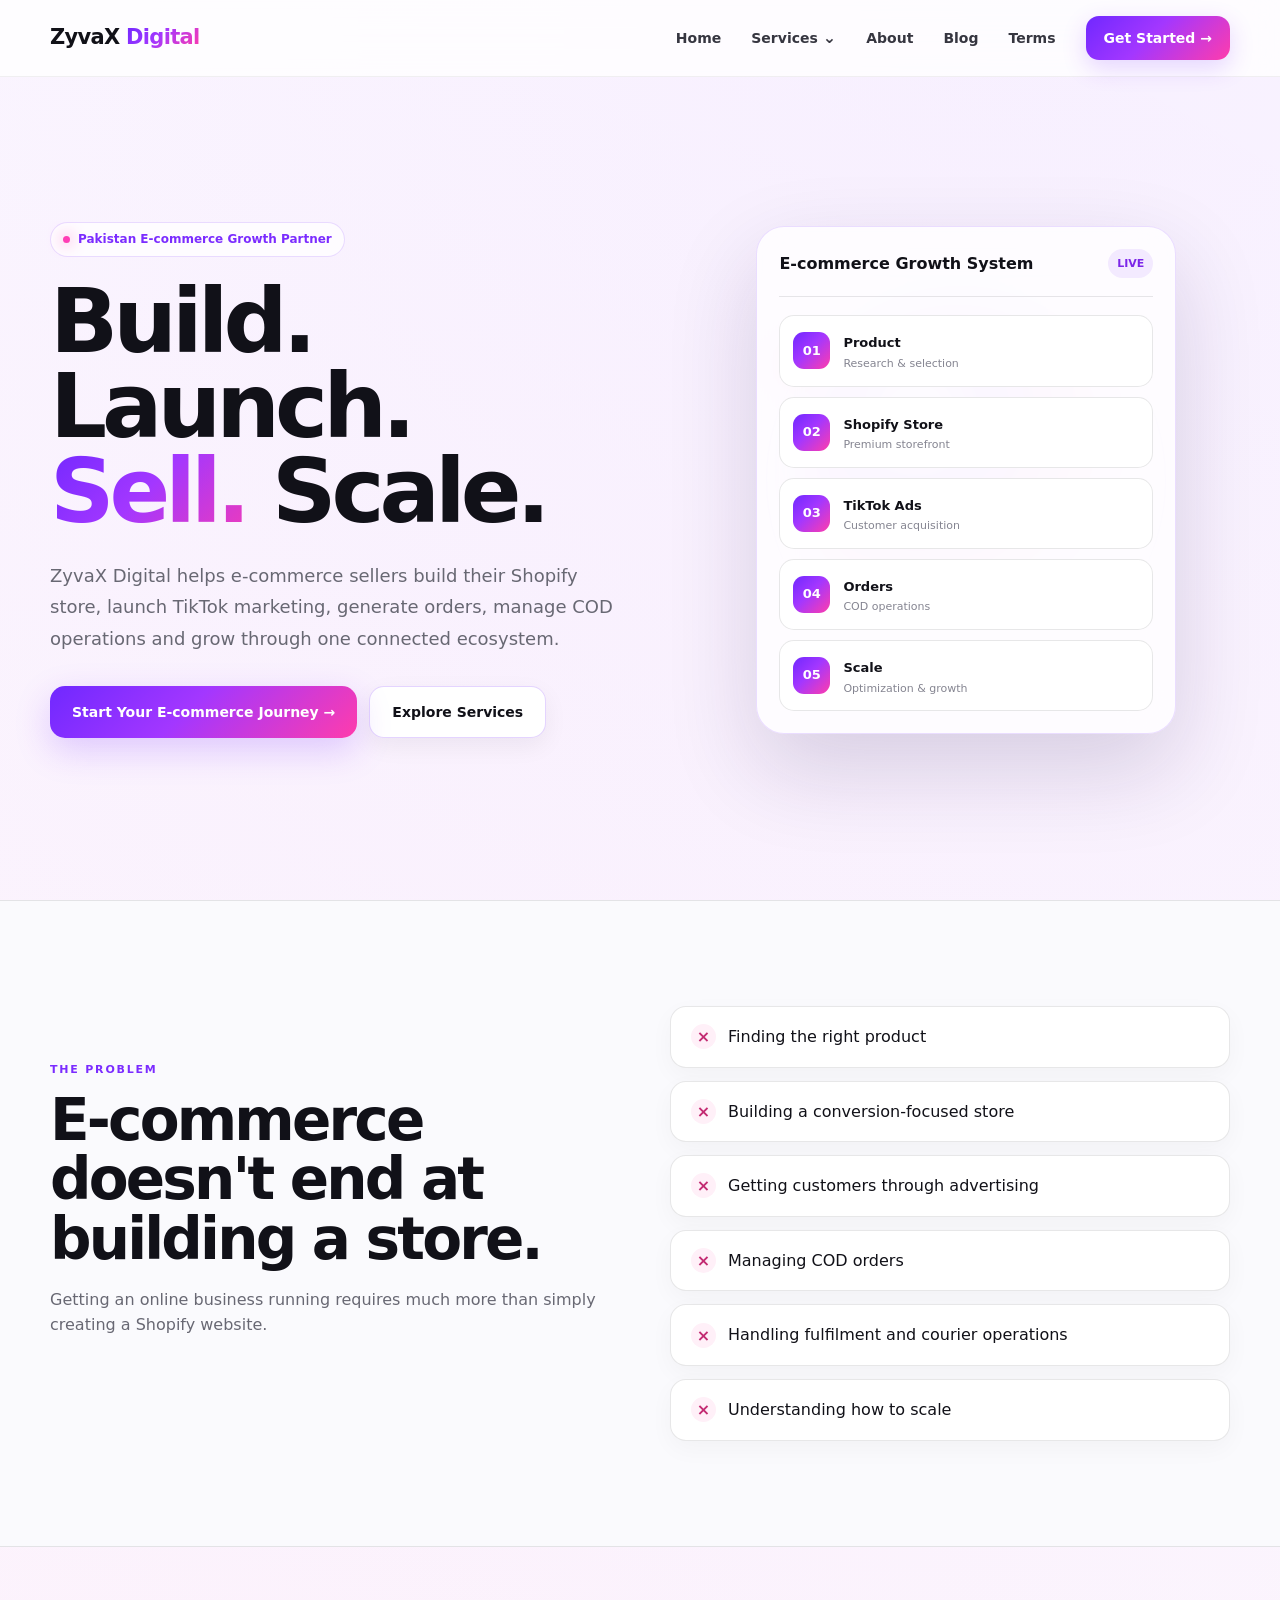
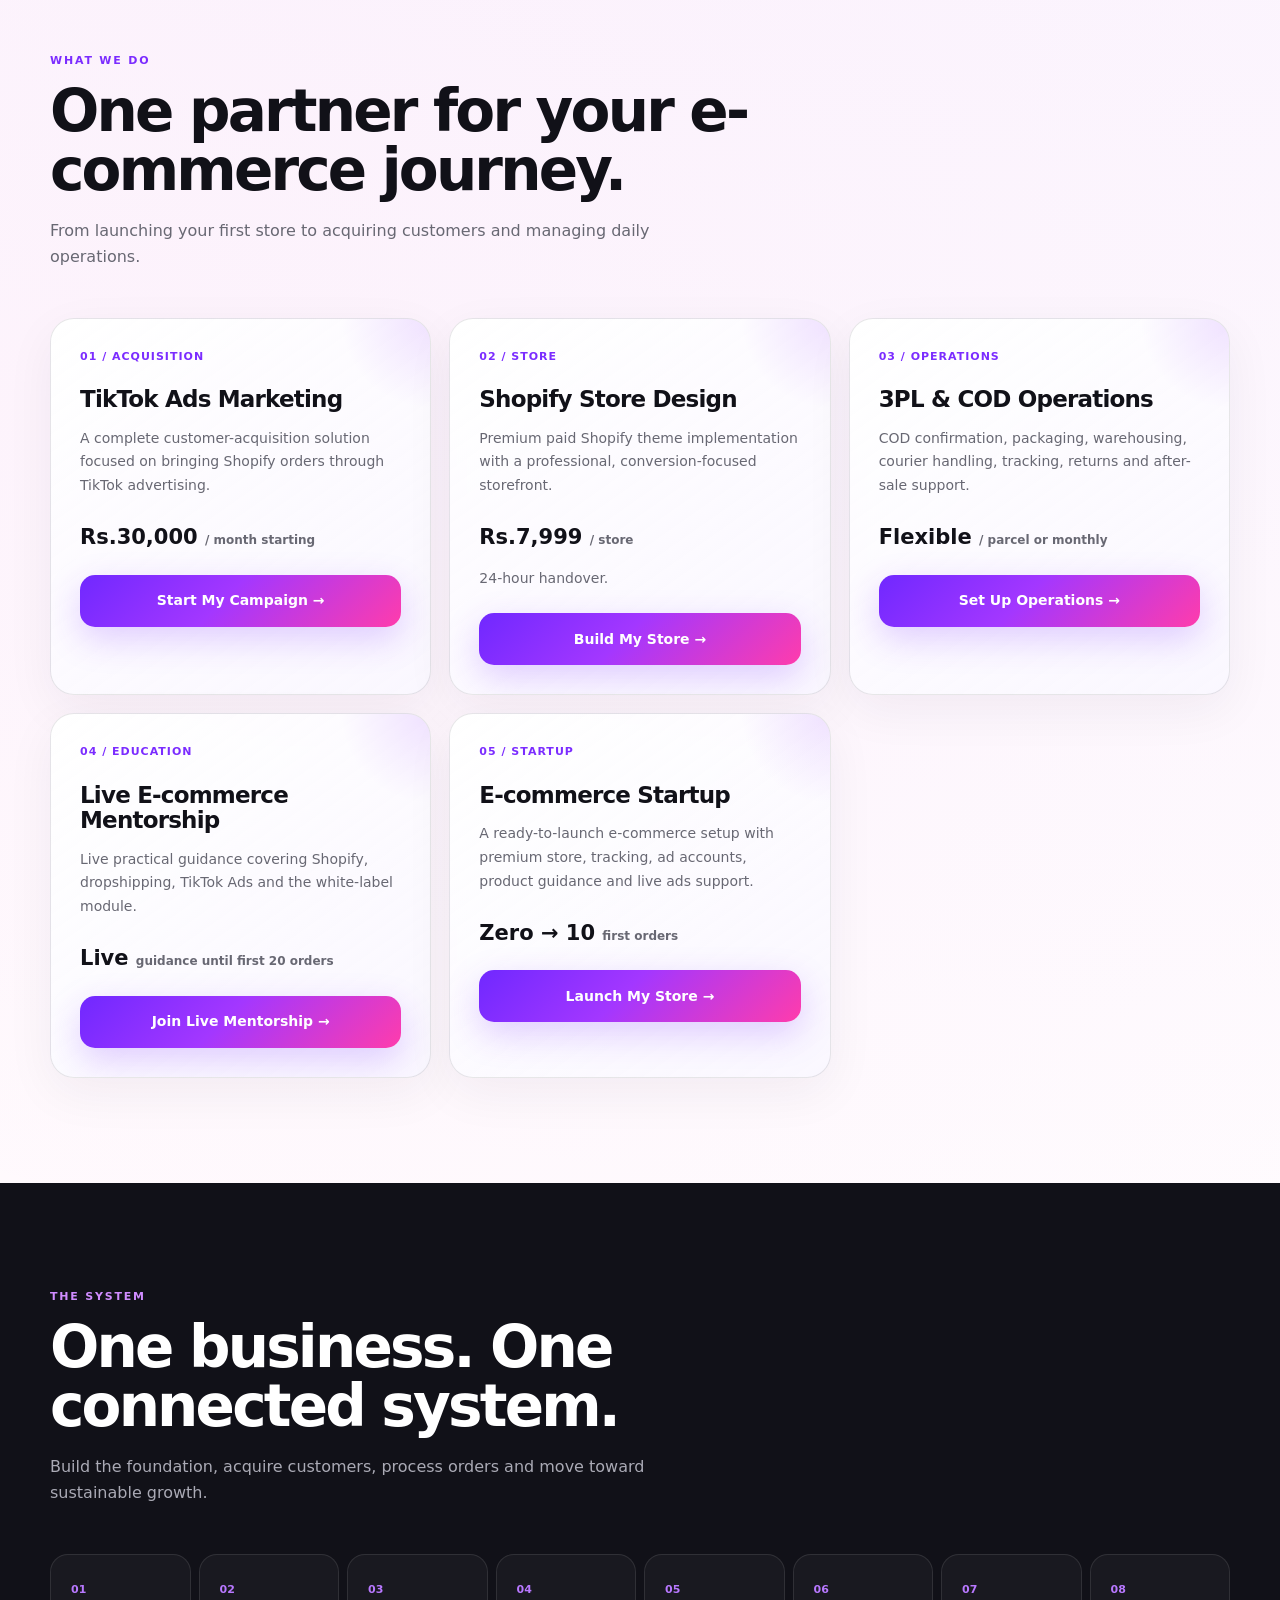
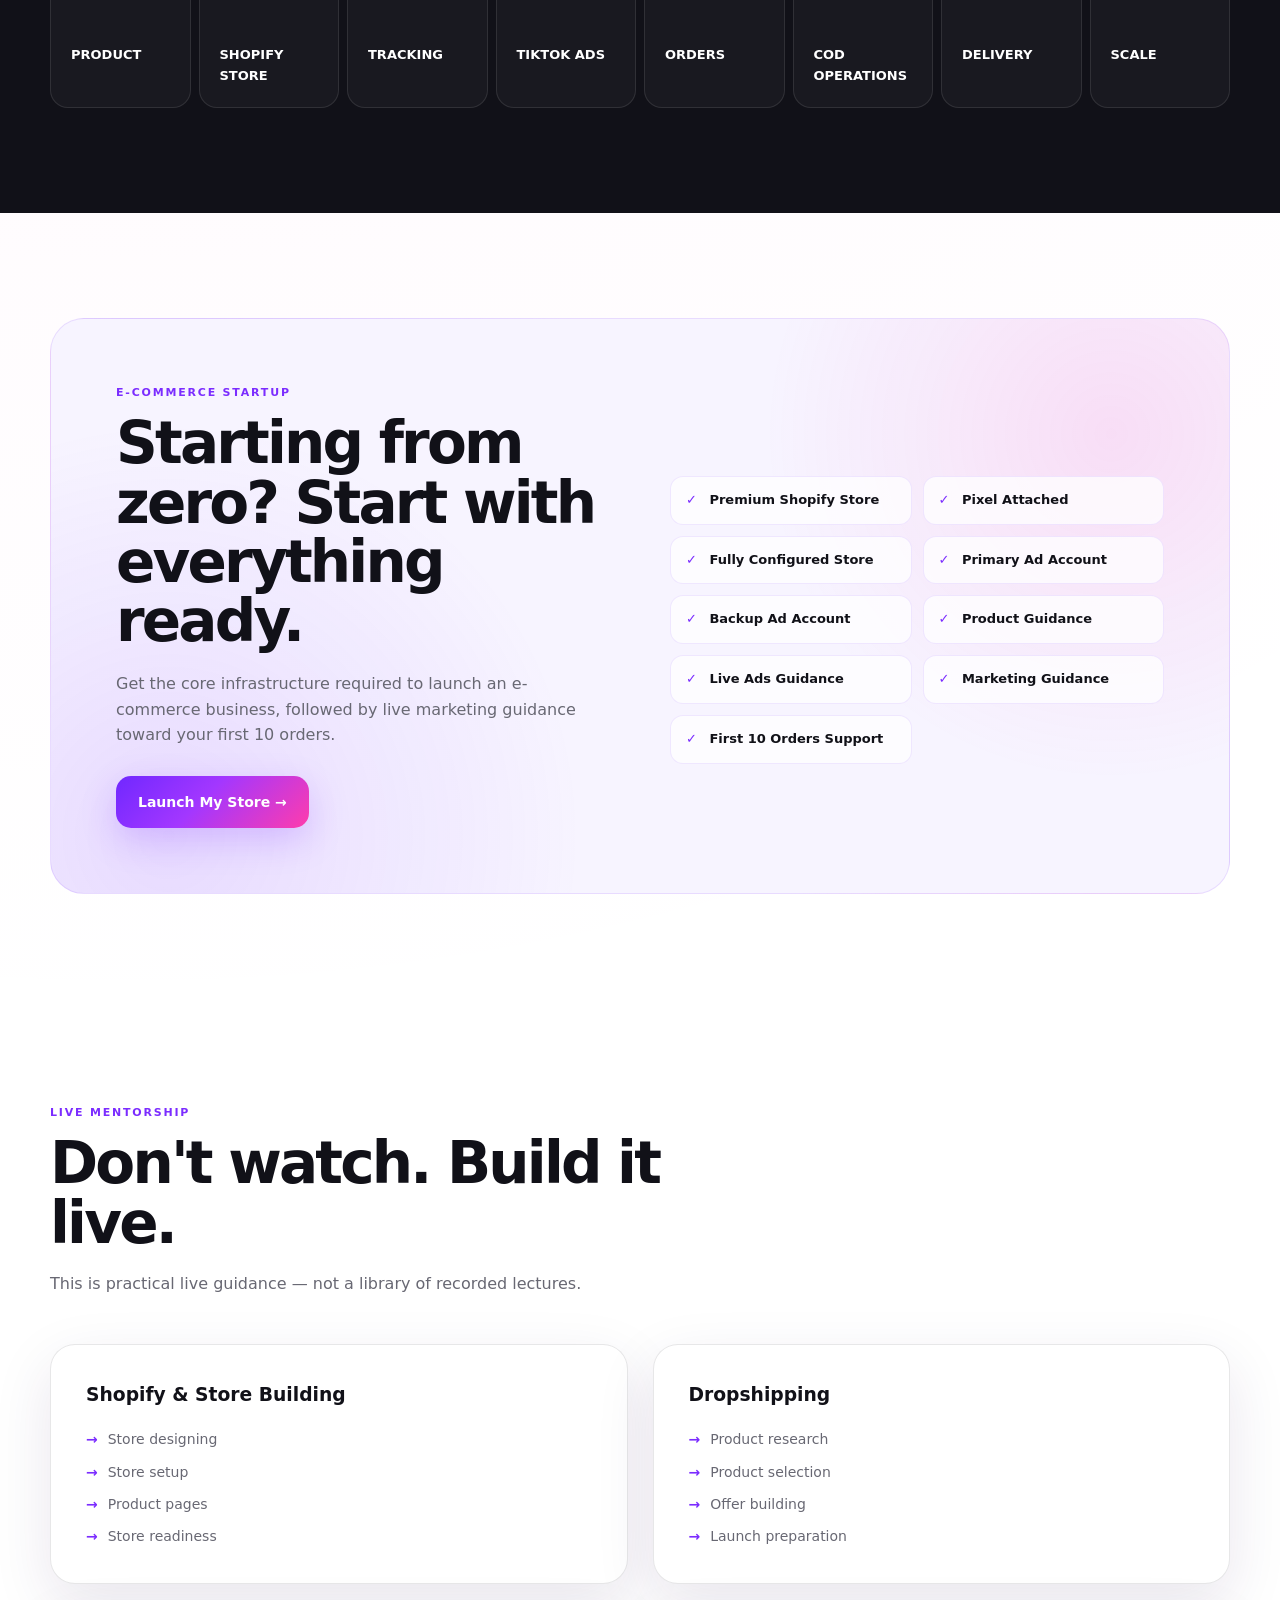
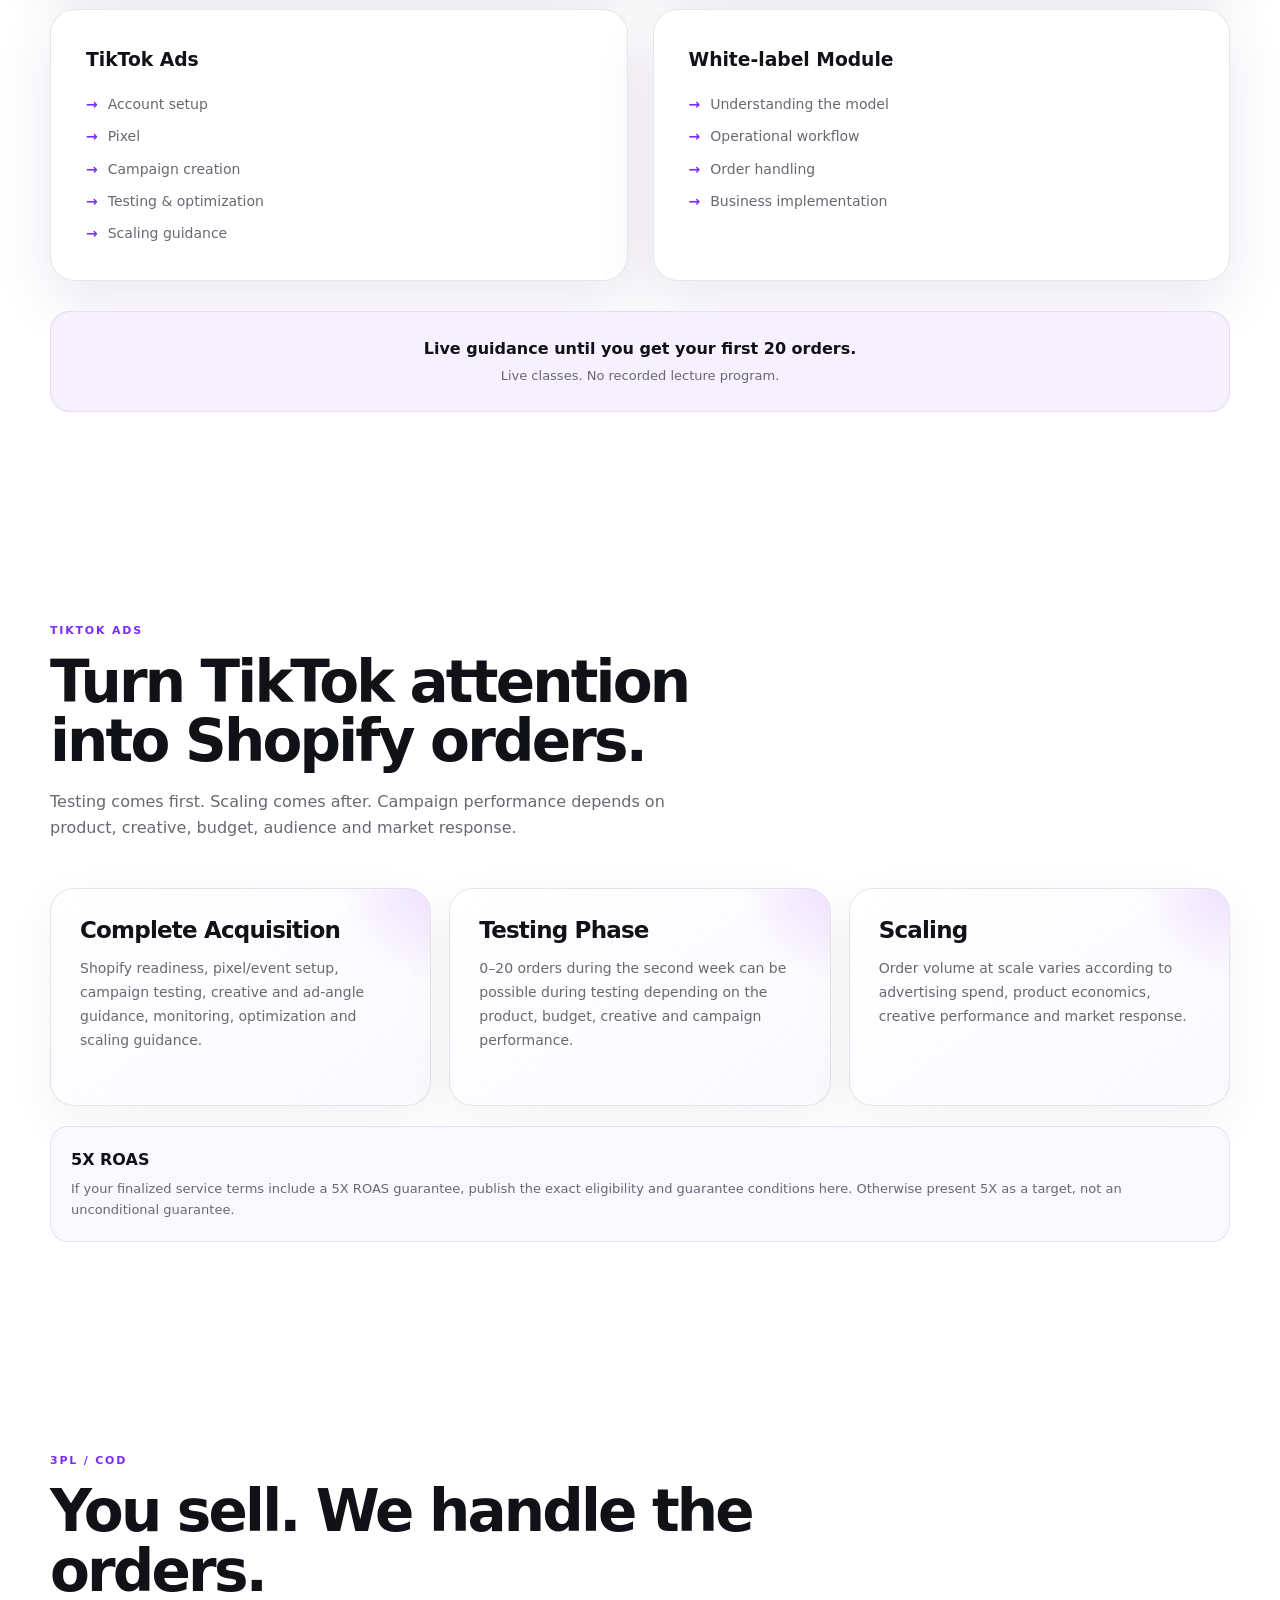
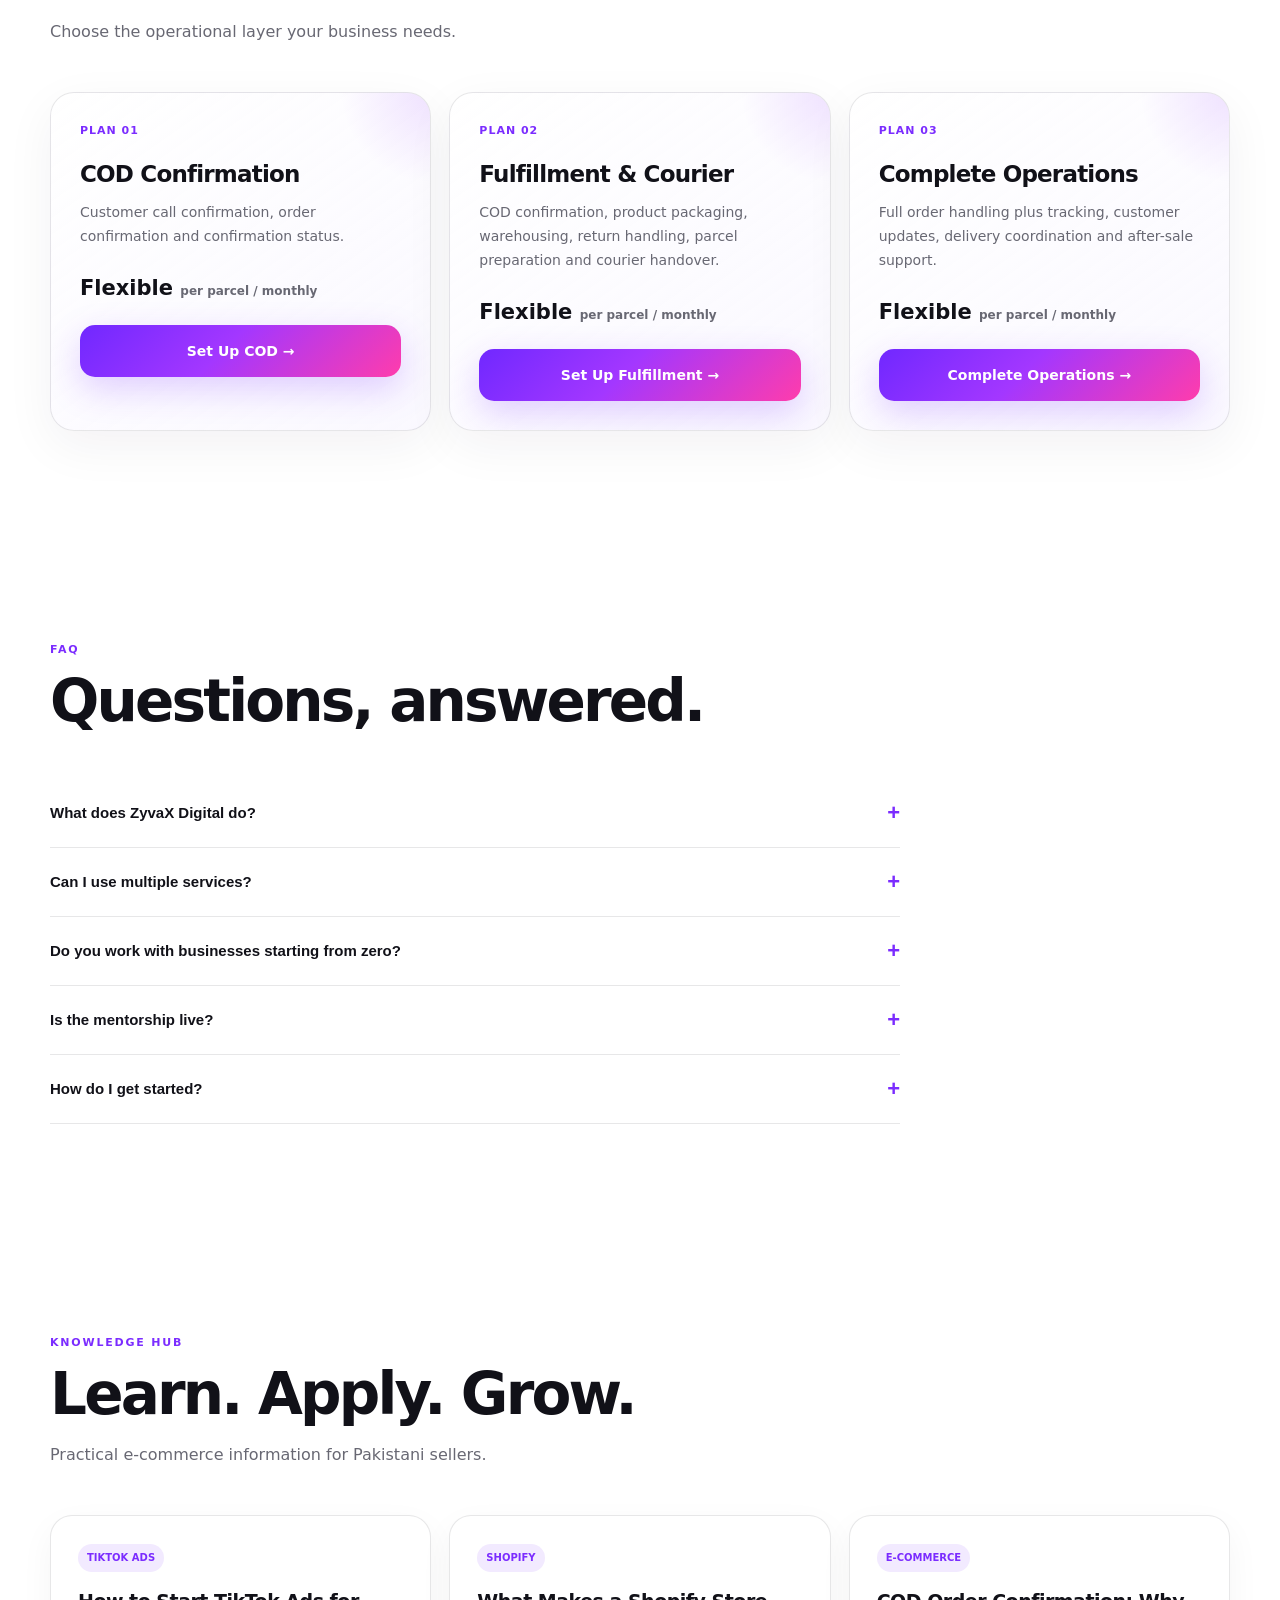
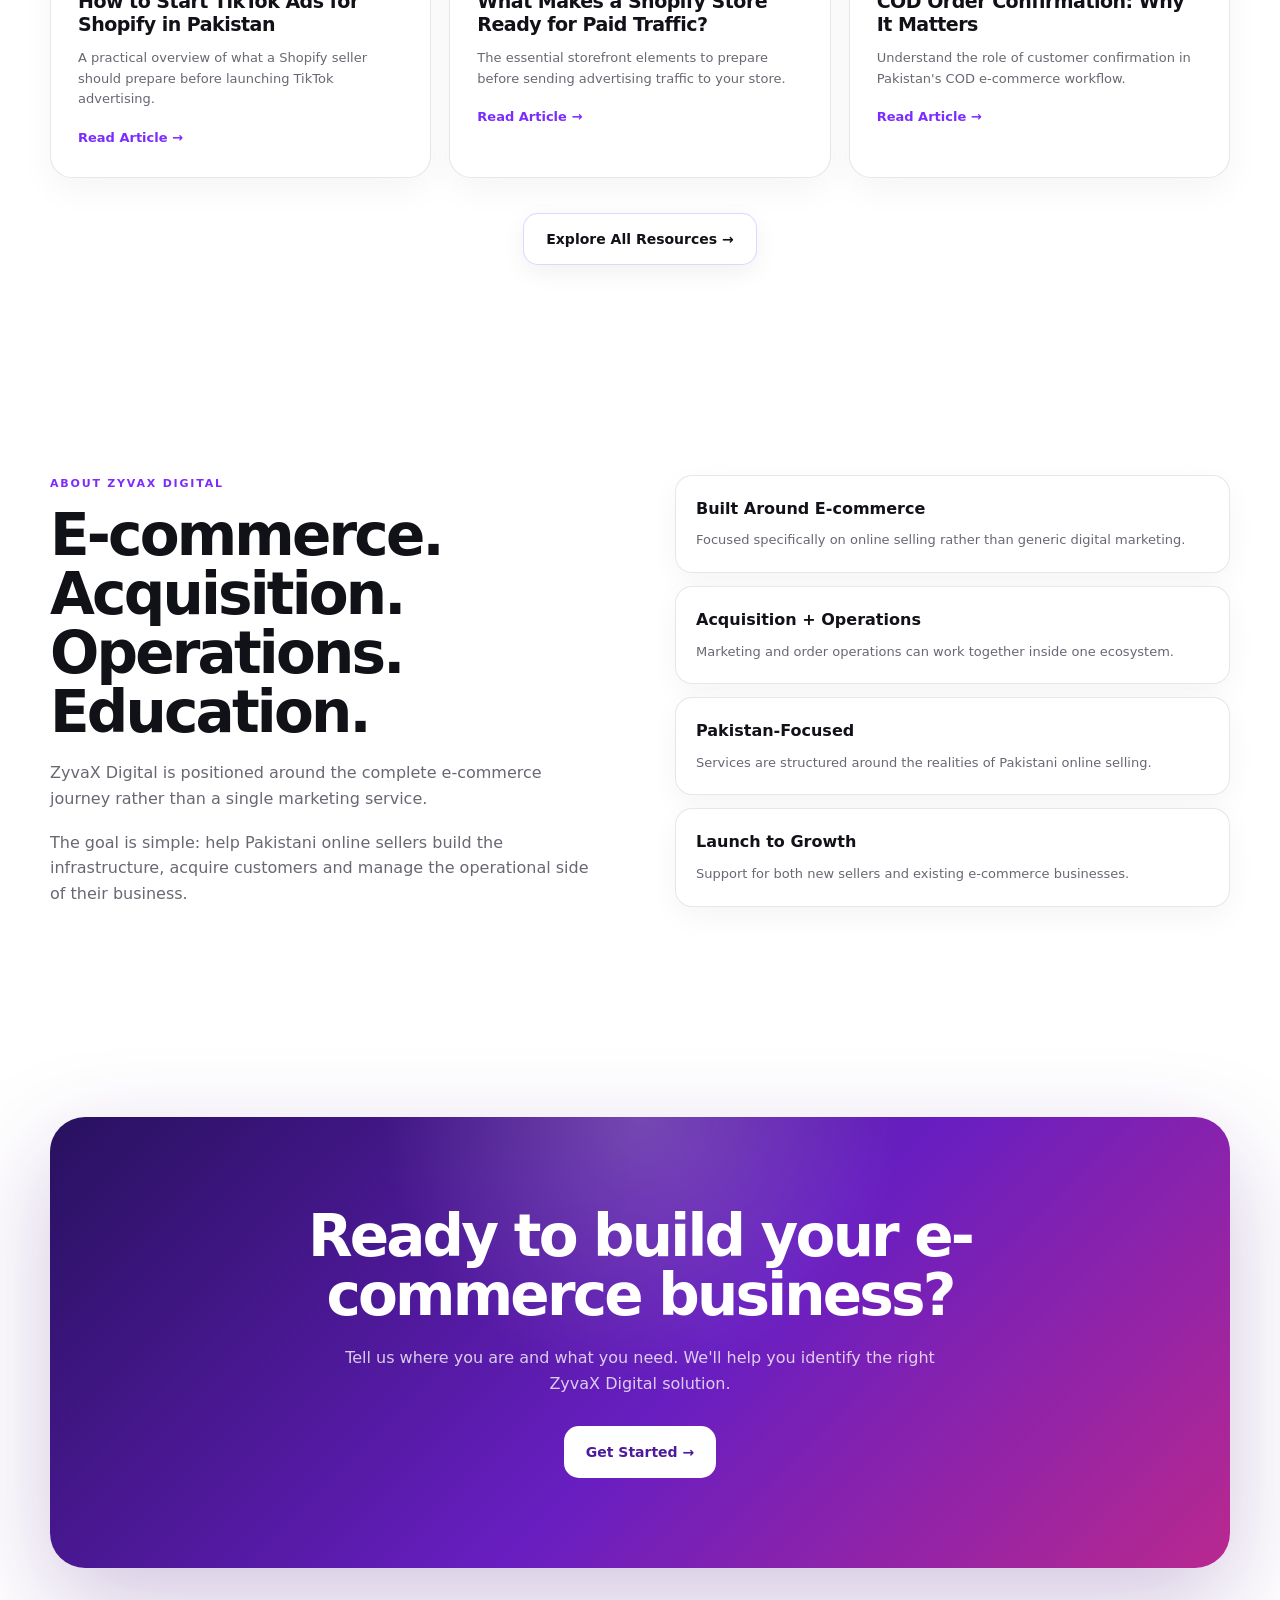
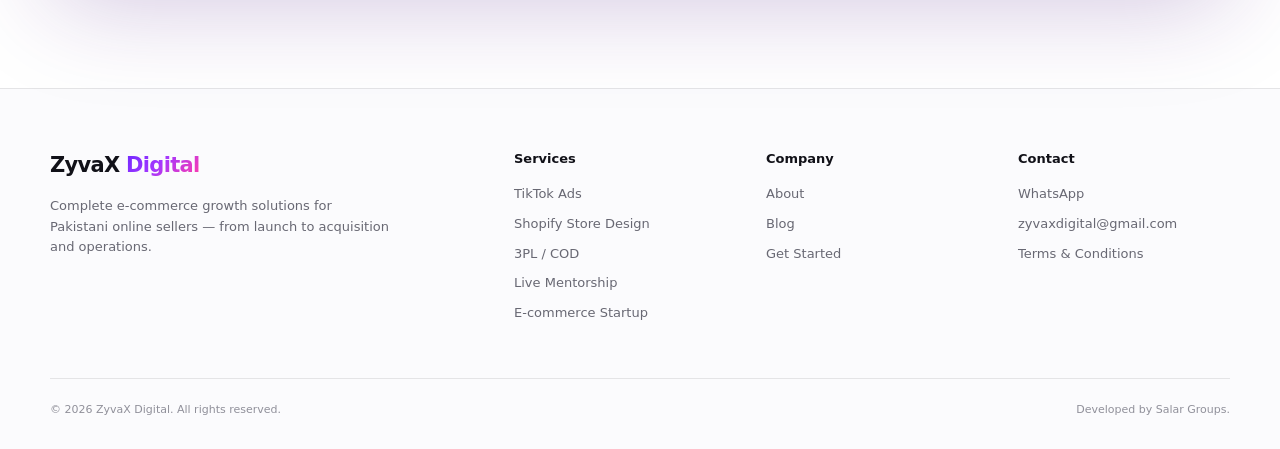
<file: index.html>
<!DOCTYPE html>
<html lang="en">
<head>
  <meta charset="UTF-8">

  <meta name="viewport" content="width=device-width, initial-scale=1.0">

  <title>ZyvaX Digital | E-commerce Growth Agency Pakistan</title>

  <meta name="description"
        content="ZyvaX Digital helps Pakistani e-commerce businesses build Shopify stores, launch TikTok Ads, manage COD operations and start selling online.">

  <meta name="robots" content="index, follow">

  <meta name="theme-color" content="#ffffff">
  
  <link rel="stylesheet" href="css/style.css">

  <link rel="canonical" href="https://www.zyvaxdigital.com/">

  <meta property="og:title"
        content="ZyvaX Digital | E-commerce Growth Agency Pakistan">

  <meta property="og:description"
        content="Build. Launch. Sell. Scale. Complete e-commerce growth solutions for Pakistan.">

  <meta property="og:type" content="website">

  <meta property="og:url"
        content="https://www.zyvaxdigital.com/">


  <!-- =======================================================
       STRUCTURED DATA
       ======================================================= -->

  <script type="application/ld+json">
  {
    "@context": "https://schema.org",
    "@type": "Organization",
    "name": "ZyvaX Digital",
    "url": "https://www.zyvaxdigital.com/",
    "description": "E-commerce growth agency providing Shopify store design, TikTok Ads marketing, COD operations, live mentorship and e-commerce startup solutions in Pakistan."
  }
  </script>

</head>

<body>

<!-- =========================================================
     HEADER
     ========================================================= -->

<header>

  <div class="container nav">

    <a href="#home" class="logo">
      ZyvaX <span>Digital</span>
    </a>

    <nav class="nav-links" id="navMenu">

  <a href="index.html">
    Home
  </a>

  <div class="nav-dropdown">

    <button class="nav-dropdown-btn">
      Services
      <span>⌄</span>
    </button>

    <div class="nav-dropdown-menu">

      <a href="services/tiktok-ads.html">
        TikTok Ads Marketing
      </a>

      <a href="services/shopify-store-design.html">
        Shopify Store Design
      </a>

      <a href="services/cod-3pl.html">
        3PL & COD Operations
      </a>

      <a href="services/ecommerce-startup.html">
        E-commerce Startup
      </a>

      <a href="services/live-mentorship.html">
        Live E-commerce Mentorship
      </a>

    </div>

  </div>

  <a href="about.html">
    About
  </a>

  <a href="blog/">
    Blog
  </a>

  <a href="terms.html">
    Terms
  </a>

  <a href="index.html#contact" class="nav-cta">
    Get Started →
  </a>

</nav>
    <button
      class="menu-btn"
      id="menuBtn"
      aria-label="Open navigation">
      ☰
    </button>

  </div>

</header>


<!-- =========================================================
     HERO
     ========================================================= -->

<main id="home">

<section class="hero">

  <div class="container hero-grid">

    <div class="reveal">

      <div class="eyebrow">
        Pakistan E-commerce Growth Partner
      </div>

      <h1>
        Build.
        Launch.
        <span class="gradient-text">
          Sell.
        </span>
        Scale.
      </h1>

      <p class="hero-copy">
        ZyvaX Digital helps e-commerce sellers build their Shopify
        store, launch TikTok marketing, generate orders, manage COD
        operations and grow through one connected ecosystem.
      </p>

      <div class="hero-buttons">

        <a
          href="https://forms.gle/fkwpN7iDvkNTHAJH6"
          target="_blank"
          class="btn btn-primary">
          Start Your E-commerce Journey →
        </a>

        <a
          href="#services"
          class="btn btn-secondary">
          Explore Services
        </a>

      </div>

    </div>


    <div class="hero-visual reveal">

      <div class="orb"></div>

      <div class="orbit"></div>

      <div class="dashboard">

        <div class="dash-top">

          <div class="dash-title">
            E-commerce Growth System
          </div>

          <div class="live">
            LIVE
          </div>

        </div>

        <div class="flow">

          <div class="flow-item">
            <div class="flow-icon">01</div>
            <div>
              <strong>Product</strong>
              <small>Research & selection</small>
            </div>
          </div>

          <div class="flow-item">
            <div class="flow-icon">02</div>
            <div>
              <strong>Shopify Store</strong>
              <small>Premium storefront</small>
            </div>
          </div>

          <div class="flow-item">
            <div class="flow-icon">03</div>
            <div>
              <strong>TikTok Ads</strong>
              <small>Customer acquisition</small>
            </div>
          </div>

          <div class="flow-item">
            <div class="flow-icon">04</div>
            <div>
              <strong>Orders</strong>
              <small>COD operations</small>
            </div>
          </div>

          <div class="flow-item">
            <div class="flow-icon">05</div>
            <div>
              <strong>Scale</strong>
              <small>Optimization & growth</small>
            </div>
          </div>

        </div>

      </div>

    </div>

  </div>

</section>


<!-- =========================================================
     PROBLEM
     ========================================================= -->

<section class="problem">

  <div class="container problem-grid">

    <div class="section-head reveal">

      <div class="section-label">
        The Problem
      </div>

      <h2>
        E-commerce doesn't end at building a store.
      </h2>

      <p>
        Getting an online business running requires much more than
        simply creating a Shopify website.
      </p>

    </div>

    <div class="problem-list reveal">

      <div class="problem-item">
        Finding the right product
      </div>

      <div class="problem-item">
        Building a conversion-focused store
      </div>

      <div class="problem-item">
        Getting customers through advertising
      </div>

      <div class="problem-item">
        Managing COD orders
      </div>

      <div class="problem-item">
        Handling fulfilment and courier operations
      </div>

      <div class="problem-item">
        Understanding how to scale
      </div>

    </div>

  </div>

</section>


<!-- =========================================================
     SERVICES
     ========================================================= -->

<section id="services">

  <div class="container">

    <div class="section-head reveal">

      <div class="section-label">
        What We Do
      </div>

      <h2>
        One partner for your e-commerce journey.
      </h2>

      <p>
        From launching your first store to acquiring customers
        and managing daily operations.
      </p>

    </div>


    <div class="services-grid">


      <!-- SERVICE 01 -->

      <article class="service-card reveal">

        <div class="service-number">
          01 / ACQUISITION
        </div>

        <h3>
          TikTok Ads Marketing
        </h3>

        <p>
          A complete customer-acquisition solution focused on
          bringing Shopify orders through TikTok advertising.
        </p>

        <div class="price">
          Rs.30,000
          <small>/ month starting</small>
        </div>

        <a
          href="https://forms.gle/fkwpN7iDvkNTHAJH6"
          target="_blank"
          class="btn btn-primary">
          Start My Campaign →
        </a>

      </article>


      <!-- SERVICE 02 -->

      <article class="service-card reveal">

        <div class="service-number">
          02 / STORE
        </div>

        <h3>
          Shopify Store Design
        </h3>

        <p>
          Premium paid Shopify theme implementation with a
          professional, conversion-focused storefront.
        </p>

        <div class="price">
          Rs.7,999
          <small>/ store</small>
        </div>

        <p style="margin-top:-8px">
          24-hour handover.
        </p>

        <a
          href="https://forms.gle/fkwpN7iDvkNTHAJH6"
          target="_blank"
          class="btn btn-primary">
          Build My Store →
        </a>

      </article>


      <!-- SERVICE 03 -->

      <article class="service-card reveal">

        <div class="service-number">
          03 / OPERATIONS
        </div>

        <h3>
          3PL & COD Operations
        </h3>

        <p>
          COD confirmation, packaging, warehousing, courier
          handling, tracking, returns and after-sale support.
        </p>

        <div class="price">
          Flexible
          <small>/ parcel or monthly</small>
        </div>

        <a
          href="https://forms.gle/fkwpN7iDvkNTHAJH6"
          target="_blank"
          class="btn btn-primary">
          Set Up Operations →
        </a>

      </article>


      <!-- SERVICE 04 -->

      <article
        class="service-card reveal"
        id="mentorship">

        <div class="service-number">
          04 / EDUCATION
        </div>

        <h3>
          Live E-commerce Mentorship
        </h3>

        <p>
          Live practical guidance covering Shopify, dropshipping,
          TikTok Ads and the white-label module.
        </p>

        <div class="price">
          Live
          <small>guidance until first 20 orders</small>
        </div>

        <a
          href="https://forms.gle/fkwpN7iDvkNTHAJH6"
          target="_blank"
          class="btn btn-primary">
          Join Live Mentorship →
        </a>

      </article>


      <!-- SERVICE 05 -->

      <article
        class="service-card reveal">

        <div class="service-number">
          05 / STARTUP
        </div>

        <h3>
          E-commerce Startup
        </h3>

        <p>
          A ready-to-launch e-commerce setup with premium store,
          tracking, ad accounts, product guidance and live ads support.
        </p>

        <div class="price">
          Zero → 10
          <small>first orders</small>
        </div>

        <a
          href="https://forms.gle/fkwpN7iDvkNTHAJH6"
          target="_blank"
          class="btn btn-primary">
          Launch My Store →
        </a>

      </article>

    </div>

  </div>

</section>


<!-- =========================================================
     WORKFLOW
     ========================================================= -->

<section class="workflow">

  <div class="container">

    <div class="section-head reveal">

      <div class="section-label">
        The System
      </div>

      <h2>
        One business. One connected system.
      </h2>

      <p>
        Build the foundation, acquire customers, process orders
        and move toward sustainable growth.
      </p>

    </div>


    <div class="workflow-track">

      <div class="workflow-item reveal">
        <span>01</span>
        <strong>PRODUCT</strong>
      </div>

      <div class="workflow-item reveal">
        <span>02</span>
        <strong>SHOPIFY STORE</strong>
      </div>

      <div class="workflow-item reveal">
        <span>03</span>
        <strong>TRACKING</strong>
      </div>

      <div class="workflow-item reveal">
        <span>04</span>
        <strong>TIKTOK ADS</strong>
      </div>

      <div class="workflow-item reveal">
        <span>05</span>
        <strong>ORDERS</strong>
      </div>

      <div class="workflow-item reveal">
        <span>06</span>
        <strong>COD OPERATIONS</strong>
      </div>

      <div class="workflow-item reveal">
        <span>07</span>
        <strong>DELIVERY</strong>
      </div>

      <div class="workflow-item reveal">
        <span>08</span>
        <strong>SCALE</strong>
      </div>

    </div>

  </div>

</section>


<!-- =========================================================
     STARTUP
     ========================================================= -->

<section id="startup">

  <div class="container">

    <div class="startup-box reveal">

      <div class="startup-grid">

        <div>

          <div class="section-label">
            E-commerce Startup
          </div>

          <h2>
            Starting from zero?
            Start with everything ready.
          </h2>

          <p
            style="
              color:var(--muted);
              margin-top:20px;
              max-width:550px;
            ">
            Get the core infrastructure required to launch an
            e-commerce business, followed by live marketing guidance
            toward your first 10 orders.
          </p>

          <div
            style="margin-top:28px">

            <a
              href="https://forms.gle/fkwpN7iDvkNTHAJH6"
              target="_blank"
              class="btn btn-primary">
              Launch My Store →
            </a>

          </div>

        </div>


        <div class="check-list">

          <div class="check">
            Premium Shopify Store
          </div>

          <div class="check">
            Pixel Attached
          </div>

          <div class="check">
            Fully Configured Store
          </div>

          <div class="check">
            Primary Ad Account
          </div>

          <div class="check">
            Backup Ad Account
          </div>

          <div class="check">
            Product Guidance
          </div>

          <div class="check">
            Live Ads Guidance
          </div>

          <div class="check">
            Marketing Guidance
          </div>

          <div class="check">
            First 10 Orders Support
          </div>

        </div>

      </div>

    </div>

  </div>

</section>


<!-- =========================================================
     MENTORSHIP
     ========================================================= -->

<section>

  <div class="container">

    <div class="section-head reveal">

      <div class="section-label">
        Live Mentorship
      </div>

      <h2>
        Don't watch. Build it live.
      </h2>

      <p>
        This is practical live guidance — not a library of
        recorded lectures.
      </p>

    </div>


    <div class="mentor-grid">

      <div class="mentor-card reveal">

        <h3>
          Shopify & Store Building
        </h3>

        <ul>
          <li>Store designing</li>
          <li>Store setup</li>
          <li>Product pages</li>
          <li>Store readiness</li>
        </ul>

      </div>


      <div class="mentor-card reveal">

        <h3>
          Dropshipping
        </h3>

        <ul>
          <li>Product research</li>
          <li>Product selection</li>
          <li>Offer building</li>
          <li>Launch preparation</li>
        </ul>

      </div>


      <div class="mentor-card reveal">

        <h3>
          TikTok Ads
        </h3>

        <ul>
          <li>Account setup</li>
          <li>Pixel</li>
          <li>Campaign creation</li>
          <li>Testing & optimization</li>
          <li>Scaling guidance</li>
        </ul>

      </div>


      <div class="mentor-card reveal">

        <h3>
          White-label Module
        </h3>

        <ul>
          <li>Understanding the model</li>
          <li>Operational workflow</li>
          <li>Order handling</li>
          <li>Business implementation</li>
        </ul>

      </div>

    </div>


    <div
      style="
        margin-top:30px;
        padding:24px;
        border-radius:20px;
        background:#f6f0ff;
        border:1px solid rgba(123,44,255,.12);
        text-align:center;
      "
      class="reveal">

      <strong>
        Live guidance until you get your first 20 orders.
      </strong>

      <p
        style="
          color:var(--muted);
          font-size:13px;
          margin-top:5px;
        ">
        Live classes. No recorded lecture program.
      </p>

    </div>

  </div>

</section>


<!-- =========================================================
     TIKTOK ADS
     ========================================================= -->

<section>

  <div class="container">

    <div class="section-head reveal">

      <div class="section-label">
        TikTok Ads
      </div>

      <h2>
        Turn TikTok attention into Shopify orders.
      </h2>

      <p>
        Testing comes first. Scaling comes after.
        Campaign performance depends on product, creative,
        budget, audience and market response.
      </p>

    </div>


    <div class="services-grid">

      <div class="service-card reveal">

        <h3>
          Complete Acquisition
        </h3>

        <p>
          Shopify readiness, pixel/event setup, campaign testing,
          creative and ad-angle guidance, monitoring,
          optimization and scaling guidance.
        </p>

      </div>


      <div class="service-card reveal">

        <h3>
          Testing Phase
        </h3>

        <p>
          0–20 orders during the second week can be possible
          during testing depending on the product, budget,
          creative and campaign performance.
        </p>

      </div>


      <div class="service-card reveal">

        <h3>
          Scaling
        </h3>

        <p>
          Order volume at scale varies according to advertising
          spend, product economics, creative performance and
          market response.
        </p>

      </div>

    </div>


    <div
      style="
        margin-top:20px;
        padding:20px;
        border:1px solid rgba(123,44,255,.13);
        border-radius:18px;
        background:#faf8ff;
      "
      class="reveal">

      <strong>
        5X ROAS
      </strong>

      <p
        style="
          margin-top:7px;
          color:var(--muted);
          font-size:13px;
        ">
        If your finalized service terms include a 5X ROAS
        guarantee, publish the exact eligibility and guarantee
        conditions here. Otherwise present 5X as a target,
        not an unconditional guarantee.
      </p>

    </div>

  </div>

</section>


<!-- =========================================================
     3PL
     ========================================================= -->

<section>

  <div class="container">

    <div class="section-head reveal">

      <div class="section-label">
        3PL / COD
      </div>

      <h2>
        You sell. We handle the orders.
      </h2>

      <p>
        Choose the operational layer your business needs.
      </p>

    </div>


    <div class="services-grid">

      <article class="service-card reveal">

        <div class="service-number">
          PLAN 01
        </div>

        <h3>
          COD Confirmation
        </h3>

        <p>
          Customer call confirmation, order confirmation and
          confirmation status.
        </p>

        <div class="price">
          Flexible
          <small>per parcel / monthly</small>
        </div>

        <a
          href="https://forms.gle/fkwpN7iDvkNTHAJH6"
          target="_blank"
          class="btn btn-primary">
          Set Up COD →
        </a>

      </article>


      <article class="service-card reveal">

        <div class="service-number">
          PLAN 02
        </div>

        <h3>
          Fulfillment & Courier
        </h3>

        <p>
          COD confirmation, product packaging, warehousing,
          return handling, parcel preparation and courier handover.
        </p>

        <div class="price">
          Flexible
          <small>per parcel / monthly</small>
        </div>

        <a
          href="https://forms.gle/fkwpN7iDvkNTHAJH6"
          target="_blank"
          class="btn btn-primary">
          Set Up Fulfillment →
        </a>

      </article>


      <article class="service-card reveal">

        <div class="service-number">
          PLAN 03
        </div>

        <h3>
          Complete Operations
        </h3>

        <p>
          Full order handling plus tracking, customer updates,
          delivery coordination and after-sale support.
        </p>

        <div class="price">
          Flexible
          <small>per parcel / monthly</small>
        </div>

        <a
          href="https://forms.gle/fkwpN7iDvkNTHAJH6"
          target="_blank"
          class="btn btn-primary">
          Complete Operations →
        </a>

      </article>

    </div>

  </div>

</section>


<!-- =========================================================
     FAQ
     ========================================================= -->

<section>

  <div class="container">

    <div class="section-head reveal">

      <div class="section-label">
        FAQ
      </div>

      <h2>
        Questions, answered.
      </h2>

    </div>


    <div class="faq">

      <div class="faq-item reveal">

        <button class="faq-question">
          What does ZyvaX Digital do?
          <span>+</span>
        </button>

        <div class="faq-answer">
          <p>
            ZyvaX Digital provides e-commerce growth solutions
            including TikTok Ads, Shopify store design,
            3PL/COD operations, live mentorship and an
            e-commerce startup setup.
          </p>
        </div>

      </div>


      <div class="faq-item reveal">

        <button class="faq-question">
          Can I use multiple services?
          <span>+</span>
        </button>

        <div class="faq-answer">
          <p>
            Yes. The services are designed to work together,
            allowing a business to combine store building,
            acquisition and operational support.
          </p>
        </div>

      </div>


      <div class="faq-item reveal">

        <button class="faq-question">
          Do you work with businesses starting from zero?
          <span>+</span>
        </button>

        <div class="faq-answer">
          <p>
            Yes. The E-commerce Startup solution is designed
            around launching from the beginning and providing
            guidance toward the first 10 orders.
          </p>
        </div>

      </div>


      <div class="faq-item reveal">

        <button class="faq-question">
          Is the mentorship live?
          <span>+</span>
        </button>

        <div class="faq-answer">
          <p>
            Yes. The mentorship is based around live classes
            and practical guidance rather than a recorded lecture
            library.
          </p>
        </div>

      </div>


      <div class="faq-item reveal">

        <button class="faq-question">
          How do I get started?
          <span>+</span>
        </button>

        <div class="faq-answer">
          <p>
            Submit your details through the inquiry form and
            ZyvaX Digital can review your business stage and
            required service.
          </p>
        </div>

      </div>

    </div>

  </div>

</section>


<!-- =========================================================
     BLOG
     ========================================================= -->

<section id="blog">

  <div class="container">

    <div class="section-head reveal">

      <div class="section-label">
        Knowledge Hub
      </div>

      <h2>
        Learn. Apply. Grow.
      </h2>

      <p>
        Practical e-commerce information for Pakistani sellers.
      </p>

    </div>


    <div class="blog-grid">

      <article class="blog-card reveal">

        <span class="blog-category">
          TikTok Ads
        </span>

        <h3>
          How to Start TikTok Ads for Shopify in Pakistan
        </h3>

        <p>
          A practical overview of what a Shopify seller should
          prepare before launching TikTok advertising.
        </p>

        <a href="#" class="read">
          Read Article →
        </a>

      </article>


      <article class="blog-card reveal">

        <span class="blog-category">
          Shopify
        </span>

        <h3>
          What Makes a Shopify Store Ready for Paid Traffic?
        </h3>

        <p>
          The essential storefront elements to prepare before
          sending advertising traffic to your store.
        </p>

        <a href="#" class="read">
          Read Article →
        </a>

      </article>


      <article class="blog-card reveal">

        <span class="blog-category">
          E-commerce
        </span>

        <h3>
          COD Order Confirmation: Why It Matters
        </h3>

        <p>
          Understand the role of customer confirmation in
          Pakistan's COD e-commerce workflow.
        </p>

        <a href="#" class="read">
          Read Article →
        </a>

      </article>

    </div>


    <div
      style="
        text-align:center;
        margin-top:35px;
      "
      class="reveal">

      <a
        href="#"
        class="btn btn-secondary">
        Explore All Resources →

      </a>

    </div>

  </div>

</section>


<!-- =========================================================
     ABOUT
     ========================================================= -->

<section id="about">

  <div class="container about-grid">

    <div class="about-copy reveal">

      <div class="section-label">
        About ZyvaX Digital
      </div>

      <h2>
        E-commerce.
        Acquisition.
        Operations.
        Education.
      </h2>

      <p>
        ZyvaX Digital is positioned around the complete
        e-commerce journey rather than a single marketing service.
      </p>

      <p>
        The goal is simple: help Pakistani online sellers
        build the infrastructure, acquire customers and
        manage the operational side of their business.
      </p>

    </div>


    <div class="about-pillars reveal">

      <div class="pillar">
        <strong>
          Built Around E-commerce
        </strong>

        <span>
          Focused specifically on online selling rather than
          generic digital marketing.
        </span>
      </div>


      <div class="pillar">
        <strong>
          Acquisition + Operations
        </strong>

        <span>
          Marketing and order operations can work together
          inside one ecosystem.
        </span>
      </div>


      <div class="pillar">
        <strong>
          Pakistan-Focused
        </strong>

        <span>
          Services are structured around the realities of
          Pakistani online selling.
        </span>
      </div>


      <div class="pillar">
        <strong>
          Launch to Growth
        </strong>

        <span>
          Support for both new sellers and existing
          e-commerce businesses.
        </span>
      </div>

    </div>

  </div>

</section>


<!-- =========================================================
     FINAL CTA
     ========================================================= -->

<section
  class="final-cta"
  id="contact">

  <div class="container">

    <div class="cta-box reveal">

      <h2>
        Ready to build your e-commerce business?
      </h2>

      <p>
        Tell us where you are and what you need.
        We'll help you identify the right ZyvaX Digital solution.
      </p>

      <a
        href="https://forms.gle/fkwpN7iDvkNTHAJH6"
        target="_blank"
        class="btn">
        Get Started →
      </a>

    </div>

  </div>

</section>

</main>


<!-- =========================================================
     FOOTER
     ========================================================= -->

<footer>

<script src="js/main.js"></script>

  <div class="container">

    <div class="footer-grid">


      <div class="footer-brand">

        <a href="#home" class="logo">
          ZyvaX <span>Digital</span>
        </a>

        <p>
          Complete e-commerce growth solutions for Pakistani
          online sellers — from launch to acquisition and operations.
        </p>

      </div>


      <div class="footer-col">

        <h4>
          Services
        </h4>

        <a href="#services/tiktok-ads.html">
          TikTok Ads
        </a>

        <a href="#services/shopify-store-design.html">
          Shopify Store Design
        </a>

        <a href="#services/cod-3pl.html">
          3PL / COD
        </a>

        <a href="#mentorship/live-mentorship.html">
          Live Mentorship
        </a>

        <a href="#startup/ecommerce-startup.html">
          E-commerce Startup
        </a>

      </div>


      <div class="footer-col">

        <h4>
          Company
        </h4>

        <a href="#about/about.html">
          About
        </a>

        <a href="#blog">
          Blog
        </a>

        <a href="#contact">
          Get Started
        </a>

      </div>


      <div class="footer-col">

        <h4>
          Contact
        </h4>

        <a
          href="https://wa.me/923391189903"
          target="_blank">
          WhatsApp
        </a>

        <a href="mailto:zyvaxdigital@gmail.com">
          zyvaxdigital@gmail.com
        </a>

        <!-- TERMS ONLY IN FOOTER -->

        <a href="terms.html">
          Terms & Conditions
        </a>

      </div>

    </div>


    <div class="copyright">

      <span>
        © 2026 ZyvaX Digital. All rights reserved.
      </span>

      <span>
        Developed by Salar Groups.
      </span>

    </div>

  </div>

</footer>
</file>
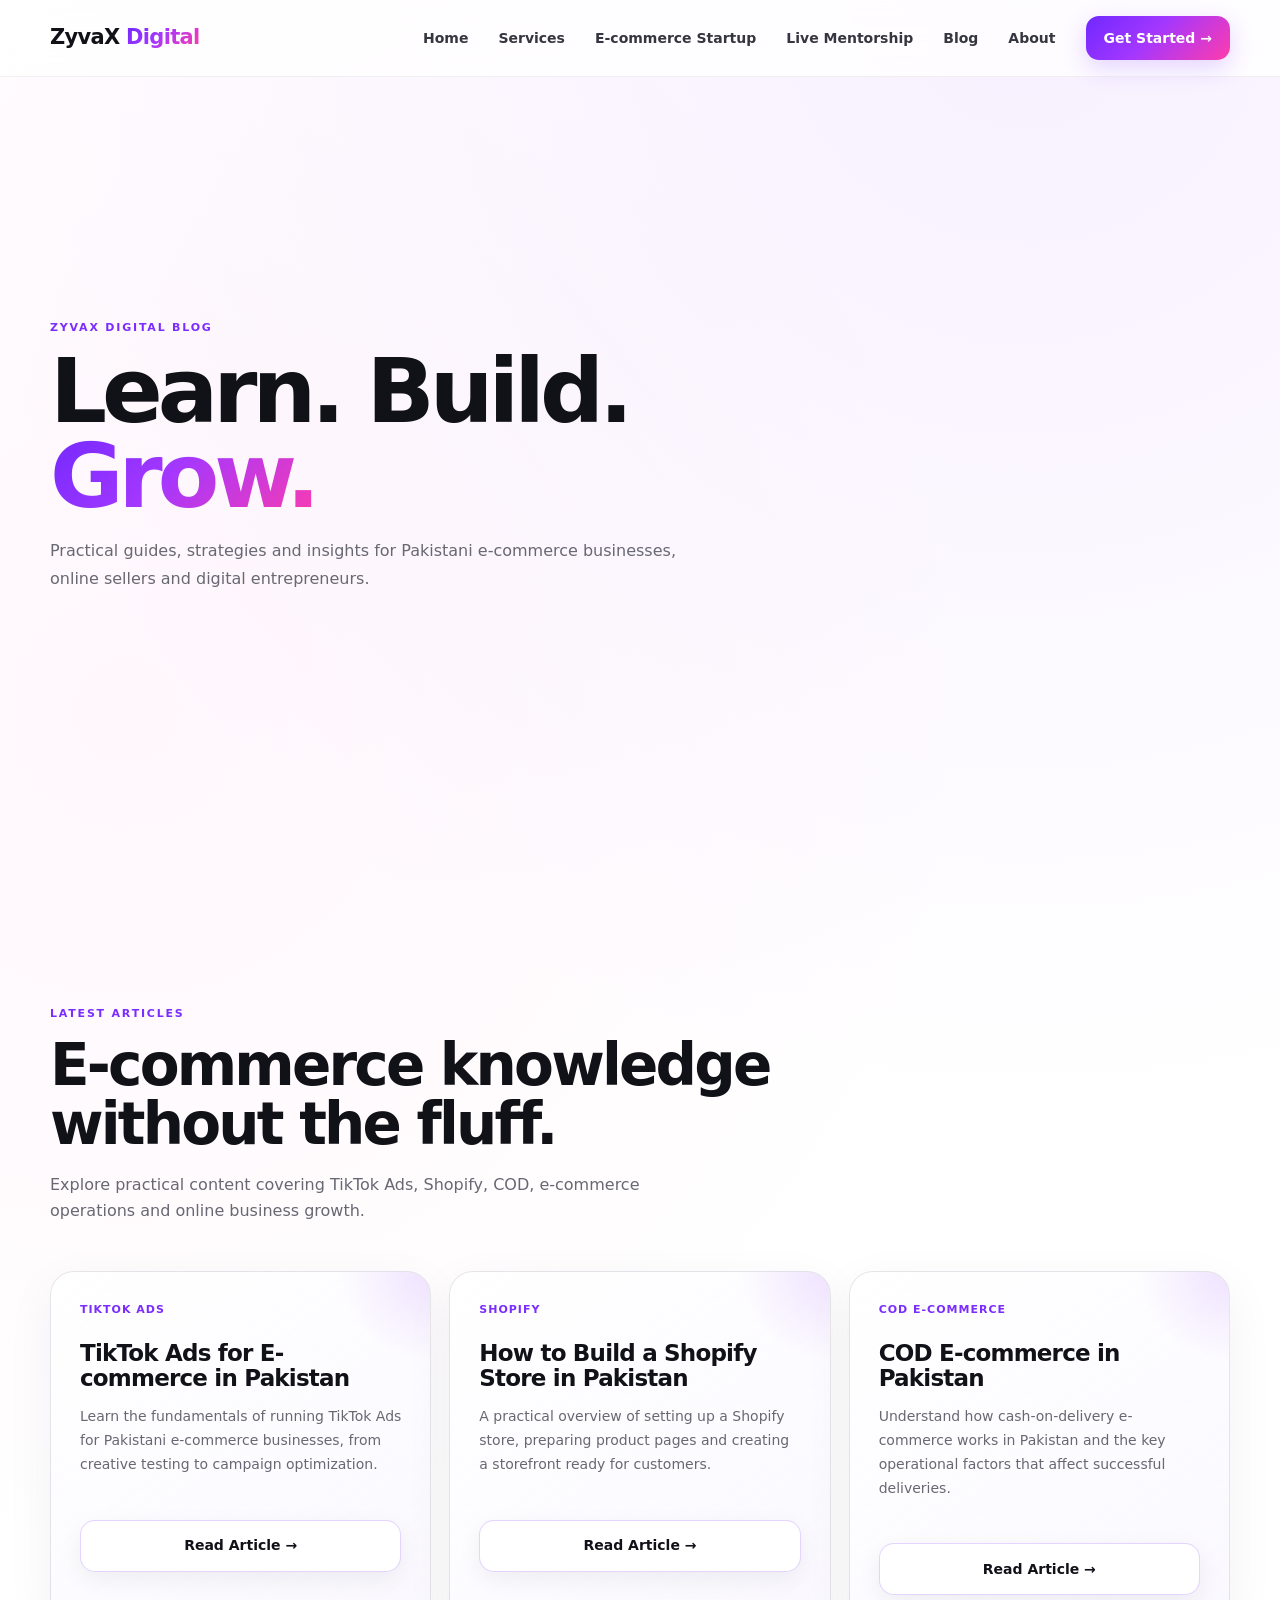
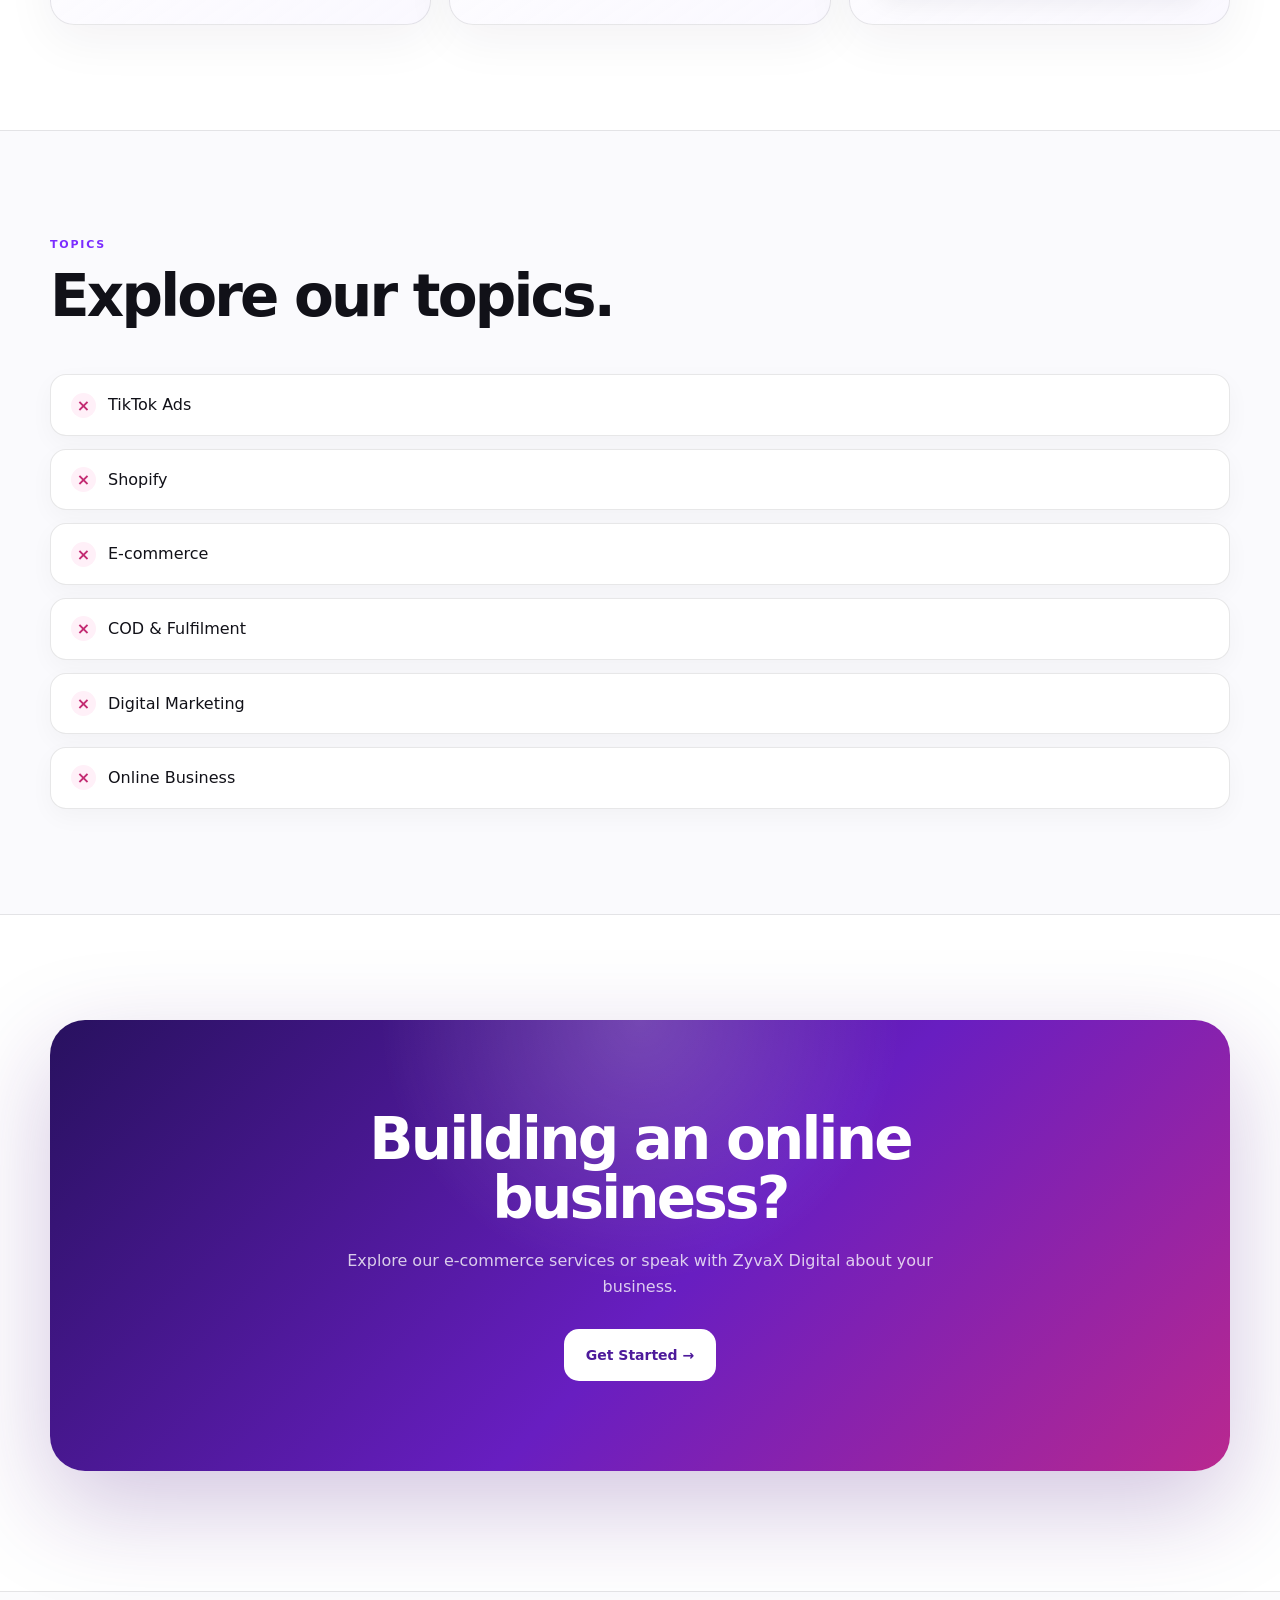
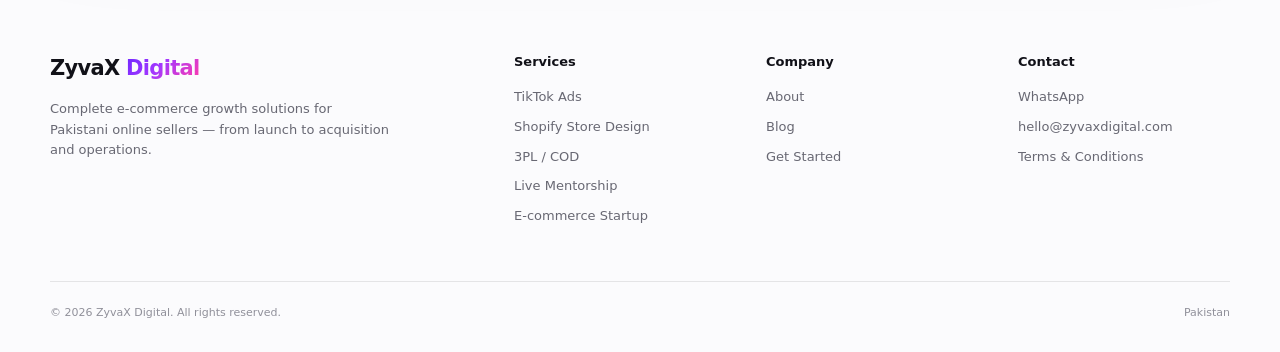
<file: blog/index.html>
<!DOCTYPE html>
<html lang="en">
<head>
  <meta charset="UTF-8">

  <meta name="viewport" content="width=device-width, initial-scale=1.0">

  <title>ZyvaX Digital Blog | E-commerce & Digital Marketing Pakistan</title>

  <meta name="description"
        content="Practical guides on TikTok Ads, Shopify, e-commerce, COD, digital marketing and online business in Pakistan by ZyvaX Digital.">

  <meta name="robots" content="index, follow">

  <link rel="canonical"
        href="https://zyvax.digital/blog/">

  <meta property="og:title"
        content="ZyvaX Digital Blog">

  <meta property="og:description"
        content="Practical e-commerce, TikTok Ads, Shopify and digital marketing guides for Pakistani online businesses.">

  <meta property="og:type"
        content="website">

  <meta property="og:url"
        content="https://zyvax.digital/blog/">

  <!-- SHARED CSS -->
  <link rel="stylesheet" href="../css/style.css">

</head>

<body>

<!-- HEADER -->

<header>

  <div class="container nav">

    <a href="../index.html" class="logo">
      ZyvaX <span>Digital</span>
    </a>

    <nav class="nav-links" id="navMenu">

      <a href="../index.html">
        Home
      </a>

      <a href="../index.html#services">
        Services
      </a>

      <a href="../index.html#startup">
        E-commerce Startup
      </a>

      <a href="../services/live-mentorship.html">
        Live Mentorship
      </a>

      <a href="index.html">
        Blog
      </a>

      <a href="../about.html">
        About
      </a>

      <a href="../index.html#contact" class="nav-cta">
        Get Started →
      </a>

    </nav>

    <button
      class="menu-btn"
      id="menuBtn"
      aria-label="Open navigation">
      ☰
    </button>

  </div>

</header>


<!-- MAIN -->

<main>

  <!-- BLOG HERO -->

  <section class="hero">

    <div class="container">

      <div class="section-head reveal">

        <div class="section-label">
          ZyvaX Digital Blog
        </div>

        <h1>
          Learn. Build.
          <span class="gradient-text">
            Grow.
          </span>
        </h1>

        <p class="hero-copy">
          Practical guides, strategies and insights for
          Pakistani e-commerce businesses, online sellers
          and digital entrepreneurs.
        </p>

      </div>

    </div>

  </section>


  <!-- BLOG POSTS -->

  <section>

    <div class="container">

      <div class="section-head">

        <div class="section-label">
          Latest Articles
        </div>

        <h2>
          E-commerce knowledge without the fluff.
        </h2>

        <p>
          Explore practical content covering TikTok Ads,
          Shopify, COD, e-commerce operations and online
          business growth.
        </p>

      </div>


      <div class="services-grid">


        <!-- ARTICLE 1 -->

        <article class="service-card reveal">

          <div class="service-number">
            TIKTOK ADS
          </div>

          <h3>
            TikTok Ads for E-commerce in Pakistan
          </h3>

          <p>
            Learn the fundamentals of running TikTok Ads
            for Pakistani e-commerce businesses, from
            creative testing to campaign optimization.
          </p>

          <a
            href="tiktok-ads-pakistan.html"
            class="btn btn-secondary"
            style="margin-top:20px;">
            Read Article →
          </a>

        </article>


        <!-- ARTICLE 2 -->

        <article class="service-card reveal">

          <div class="service-number">
            SHOPIFY
          </div>

          <h3>
            How to Build a Shopify Store in Pakistan
          </h3>

          <p>
            A practical overview of setting up a Shopify
            store, preparing product pages and creating
            a storefront ready for customers.
          </p>

          <a
            href="shopify-store-pakistan.html"
            class="btn btn-secondary"
            style="margin-top:20px;">
            Read Article →
          </a>

        </article>


        <!-- ARTICLE 3 -->

        <article class="service-card reveal">

          <div class="service-number">
            COD E-COMMERCE
          </div>

          <h3>
            COD E-commerce in Pakistan
          </h3>

          <p>
            Understand how cash-on-delivery e-commerce
            works in Pakistan and the key operational
            factors that affect successful deliveries.
          </p>

          <a
            href="cod-ecommerce-pakistan.html"
            class="btn btn-secondary"
            style="margin-top:20px;">
            Read Article →
          </a>

        </article>


      </div>

    </div>

  </section>


  <!-- CATEGORIES -->

  <section class="problem">

    <div class="container">

      <div class="section-head">

        <div class="section-label">
          Topics
        </div>

        <h2>
          Explore our topics.
        </h2>

      </div>


      <div class="problem-list">

        <div class="problem-item">
          TikTok Ads
        </div>

        <div class="problem-item">
          Shopify
        </div>

        <div class="problem-item">
          E-commerce
        </div>

        <div class="problem-item">
          COD & Fulfilment
        </div>

        <div class="problem-item">
          Digital Marketing
        </div>

        <div class="problem-item">
          Online Business
        </div>

      </div>

    </div>

  </section>


  <!-- CTA -->

  <section class="final-cta">

    <div class="container">

      <div class="cta-box reveal">

        <h2>
          Building an online business?
        </h2>

        <p>
          Explore our e-commerce services or speak with
          ZyvaX Digital about your business.
        </p>

        <a
          href="../index.html#contact"
          class="btn">
          Get Started →
        </a>

      </div>

    </div>

  </section>

</main>


<!-- FOOTER -->

<footer>

  <div class="container">

    <div class="footer-grid">


      <div class="footer-brand">

        <a href="../index.html" class="logo">
          ZyvaX <span>Digital</span>
        </a>

        <p>
          Complete e-commerce growth solutions for
          Pakistani online sellers — from launch to
          acquisition and operations.
        </p>

      </div>


      <div class="footer-col">

        <h4>
          Services
        </h4>

        <a href="../services/tiktok-ads.html">
          TikTok Ads
        </a>

        <a href="../services/shopify-store-design.html">
          Shopify Store Design
        </a>

        <a href="../services/cod-3pl.html">
          3PL / COD
        </a>

        <a href="../services/live-mentorship.html">
          Live Mentorship
        </a>

        <a href="../services/ecommerce-startup.html">
          E-commerce Startup
        </a>

      </div>


      <div class="footer-col">

        <h4>
          Company
        </h4>

        <a href="../about.html">
          About
        </a>

        <a href="index.html">
          Blog
        </a>

        <a href="../index.html#contact">
          Get Started
        </a>

      </div>


      <div class="footer-col">

        <h4>
          Contact
        </h4>

        <a
          href="https://wa.me/923000000000"
          target="_blank">
          WhatsApp
        </a>

        <a href="mailto:hello@zyvaxdigital.com">
          hello@zyvaxdigital.com
        </a>

        <a href="../terms.html">
          Terms & Conditions
        </a>

      </div>

    </div>


    <div class="copyright">

      <span>
        © 2026 ZyvaX Digital. All rights reserved.
      </span>

      <span>
        Pakistan
      </span>

    </div>

  </div>

</footer>


<!-- SHARED JS -->

<script src="../js/main.js"></script>

</body>
</html>
</file>
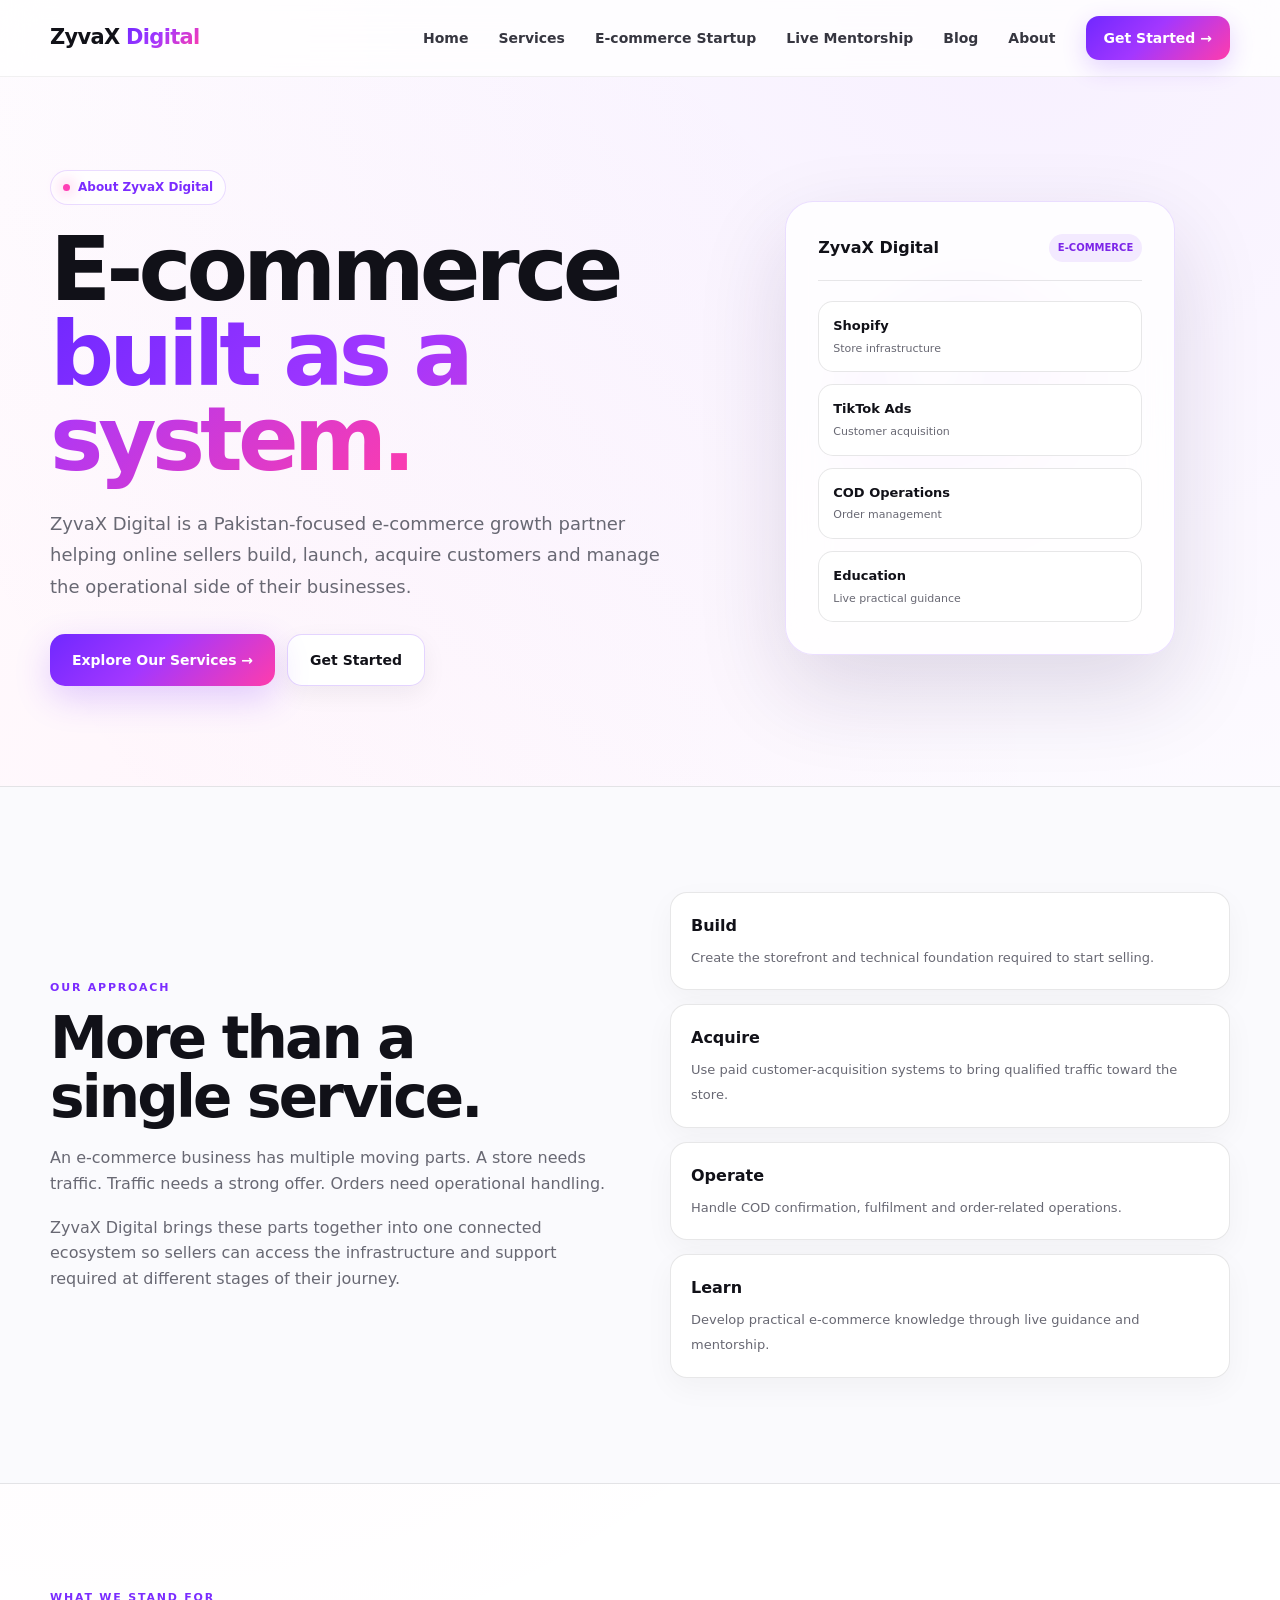
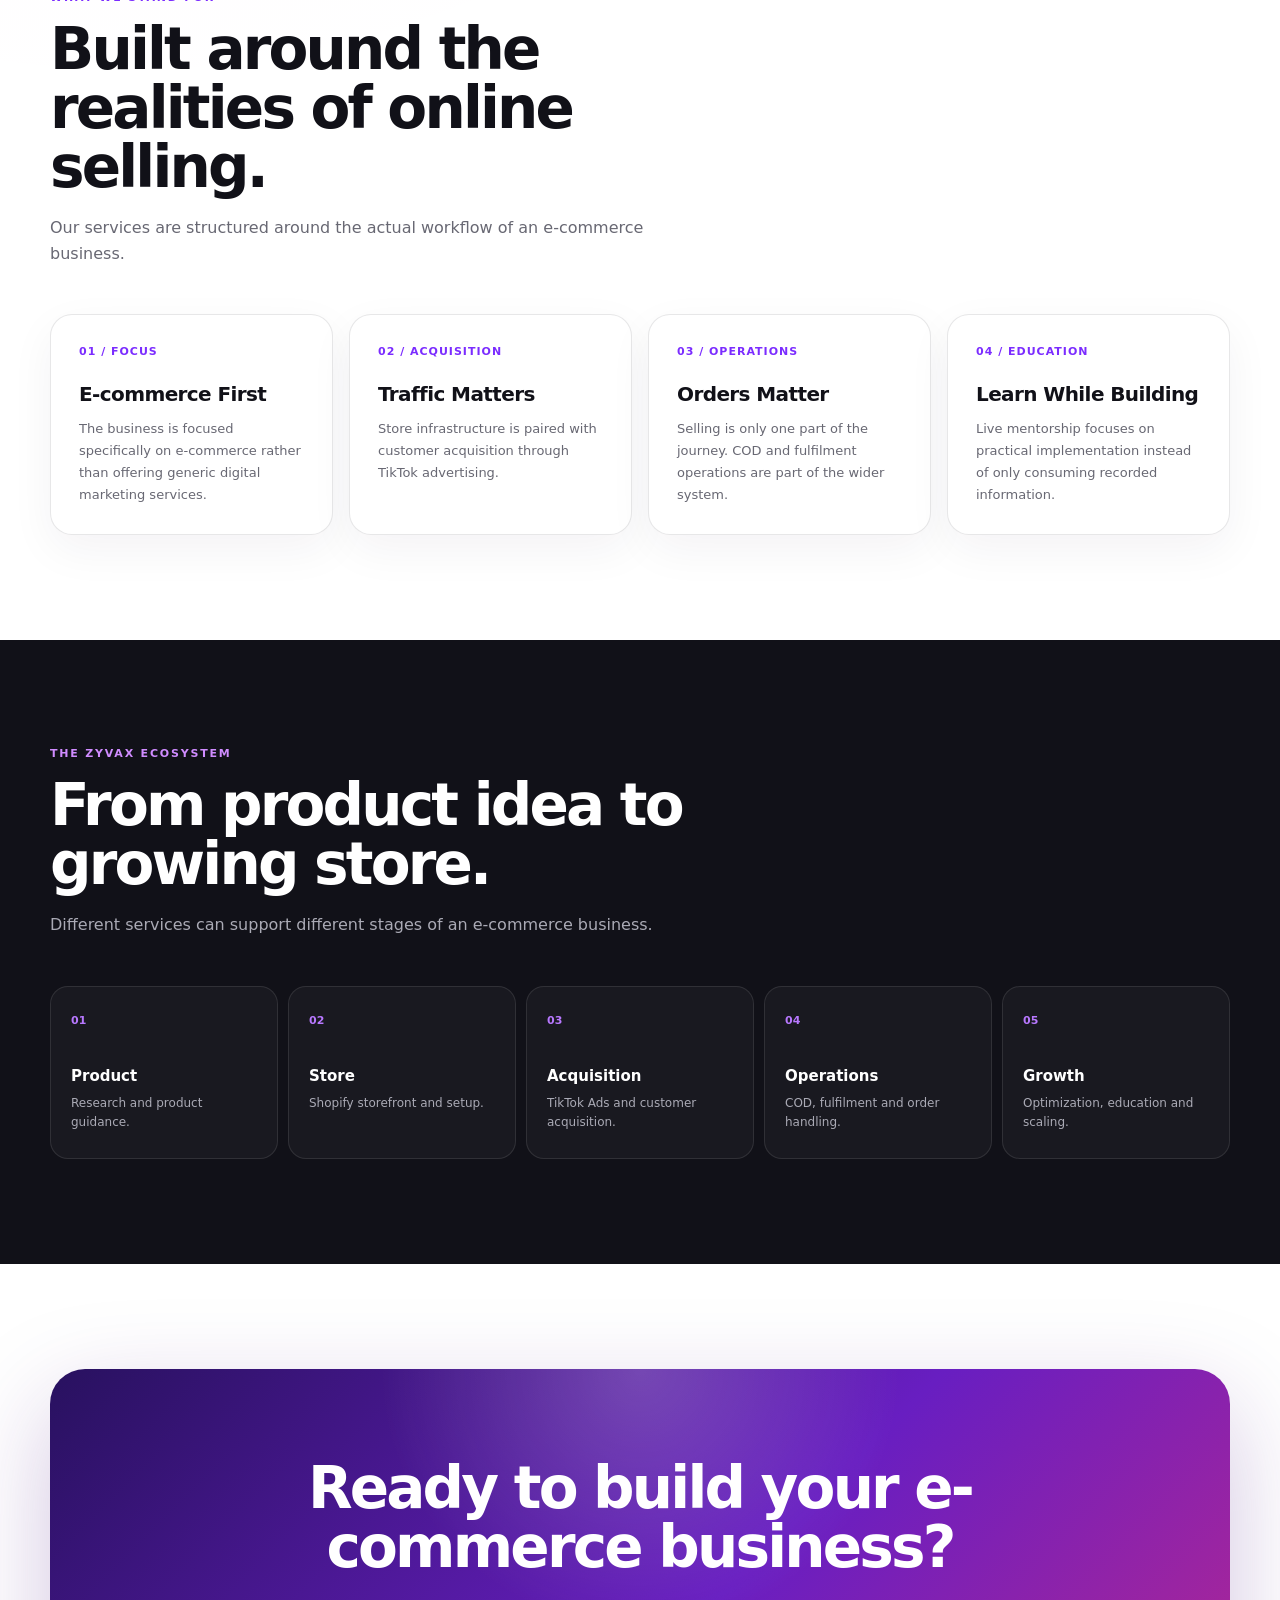
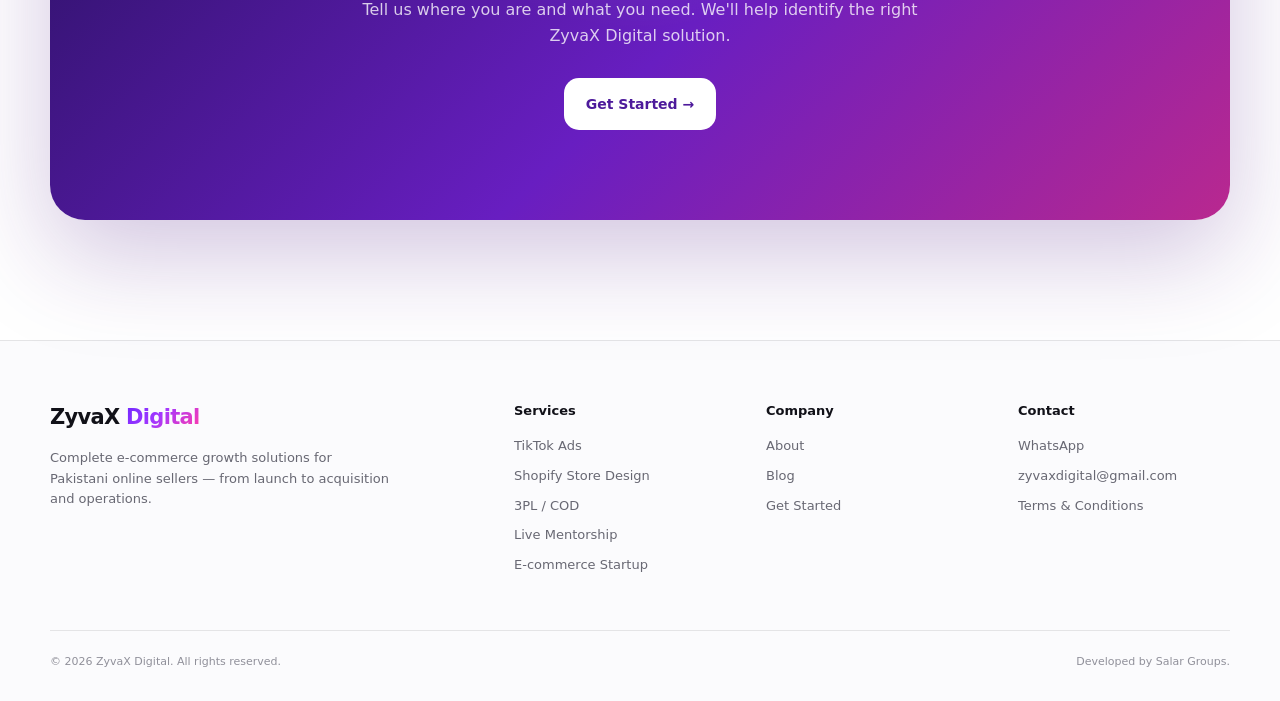
<file: about.html>
<!DOCTYPE html>
<html lang="en">
<head>
  <meta charset="UTF-8">

  <meta name="viewport" content="width=device-width, initial-scale=1.0">

  <title>About ZyvaX Digital | E-commerce Growth Agency Pakistan</title>

  <meta name="description"
        content="Learn about ZyvaX Digital, a Pakistan-focused e-commerce growth partner helping online sellers with Shopify, TikTok Ads, COD operations, mentorship and e-commerce startup solutions.">

  <meta name="robots" content="index, follow">

  <meta name="theme-color" content="#ffffff">

  <link rel="canonical"
        href="https://www.zyvaxdigital.com/about.html">

  <meta property="og:title"
        content="About ZyvaX Digital">

  <meta property="og:description"
        content="Pakistan-focused e-commerce growth solutions from launch to acquisition and operations.">

  <meta property="og:type"
        content="website">

  <meta property="og:url"
        content="https://www.zyvaxdigital.com/about.html">

  <!-- SHARED CSS -->
  <link rel="stylesheet" href="css/style.css">

  <style>

    /* =====================================================
       ABOUT PAGE
       ===================================================== */

    .about-hero {
      padding-top: 170px;
      padding-bottom: 100px;
    }

    .about-hero-grid {
      display: grid;
      grid-template-columns: 1.1fr .9fr;
      gap: 70px;
      align-items: center;
    }

    .about-label {
      display: inline-flex;
      align-items: center;
      gap: 8px;

      padding: 7px 12px;

      border: 1px solid rgba(123,44,255,.16);
      border-radius: 999px;

      background: rgba(255,255,255,.75);

      color: var(--purple);

      font-size: 12px;
      font-weight: 800;

      margin-bottom: 22px;
    }

    .about-label::before {
      content: "";

      width: 7px;
      height: 7px;

      border-radius: 50%;

      background: var(--pink);

      box-shadow:
        0 0 15px var(--pink);
    }

    .about-hero h1 {
      max-width: 760px;
    }

    .about-intro {
      margin-top: 25px;

      max-width: 650px;

      color: var(--muted);

      font-size: 18px;
      line-height: 1.75;
    }

    .about-visual {
      position: relative;

      min-height: 420px;

      display: grid;
      place-items: center;
    }

    .about-orb {
      position: absolute;

      width: 300px;
      height: 300px;

      border-radius: 50%;

      background:
        radial-gradient(
          circle at 35% 30%,
          rgba(255,255,255,.95),
          rgba(160,70,255,.18),
          rgba(255,62,181,.08),
          transparent 70%
        );
    }

    .about-card {
      position: relative;
      z-index: 2;

      width: min(100%, 390px);

      padding: 32px;

      border-radius: 28px;

      background: rgba(255,255,255,.82);

      border: 1px solid rgba(123,44,255,.15);

      box-shadow:
        0 35px 90px rgba(40,20,80,.14);

      backdrop-filter: blur(20px);
    }

    .about-card-top {
      display: flex;
      justify-content: space-between;
      align-items: center;

      padding-bottom: 18px;

      border-bottom: 1px solid var(--border);
    }

    .about-card-title {
      font-weight: 850;
    }

    .about-status {
      font-size: 10px;
      font-weight: 900;

      color: #7c26e8;

      background: #f3eaff;

      padding: 6px 9px;

      border-radius: 999px;
    }

    .about-card-list {
      display: grid;
      gap: 12px;

      margin-top: 20px;
    }

    .about-card-item {
      padding: 14px;

      background: white;

      border: 1px solid var(--border);

      border-radius: 15px;

      font-size: 13px;
      font-weight: 750;
    }

    .about-card-item span {
      display: block;

      color: var(--muted);

      font-size: 11px;

      font-weight: 500;

      margin-top: 3px;
    }

    /* =====================================================
       MISSION
       ===================================================== */

    .about-mission {
      background: #fafafd;

      border-top: 1px solid var(--border);
      border-bottom: 1px solid var(--border);
    }

    .mission-grid {
      display: grid;

      grid-template-columns: 1fr 1fr;

      gap: 60px;

      align-items: center;
    }

    .mission-copy p {
      color: var(--muted);

      font-size: 16px;

      margin-top: 18px;

      max-width: 620px;
    }

    .mission-points {
      display: grid;

      gap: 14px;
    }

    .mission-point {
      padding: 20px;

      background: white;

      border: 1px solid var(--border);

      border-radius: 17px;

      box-shadow:
        0 10px 30px rgba(20,20,30,.04);
    }

    .mission-point strong {
      display: block;

      margin-bottom: 5px;
    }

    .mission-point span {
      color: var(--muted);

      font-size: 13px;
    }

    /* =====================================================
       PILLARS
       ===================================================== */

    .about-pillars-grid {
      display: grid;

      grid-template-columns:
        repeat(4, 1fr);

      gap: 16px;
    }

    .about-pillar {
      padding: 28px;

      border-radius: 22px;

      background: white;

      border: 1px solid var(--border);

      box-shadow:
        0 15px 45px rgba(30,20,60,.05);

      transition: .3s;
    }

    .about-pillar:hover {
      transform: translateY(-6px);

      border-color:
        rgba(123,44,255,.25);

      box-shadow:
        0 25px 60px rgba(50,20,100,.10);
    }

    .about-pillar-number {
      color: var(--purple);

      font-size: 11px;
      font-weight: 900;

      letter-spacing: 1px;

      margin-bottom: 22px;
    }

    .about-pillar h3 {
      font-size: 20px;

      line-height: 1.15;

      letter-spacing: -.6px;
    }

    .about-pillar p {
      color: var(--muted);

      font-size: 13px;

      line-height: 1.7;

      margin-top: 12px;
    }

    /* =====================================================
       ECOSYSTEM
       ===================================================== */

    .ecosystem {
      background: #111118;

      color: white;

      position: relative;

      overflow: hidden;
    }

    .ecosystem .section-label {
      color: #d08cff;
    }

    .ecosystem .section-head p {
      color: #aaaab5;
    }

    .ecosystem-grid {
      display: grid;

      grid-template-columns:
        repeat(5, 1fr);

      gap: 10px;
    }

    .ecosystem-item {
      padding: 25px 20px;

      min-height: 160px;

      border:
        1px solid rgba(255,255,255,.10);

      border-radius: 18px;

      background:
        rgba(255,255,255,.035);

      transition: .3s;
    }

    .ecosystem-item:hover {
      transform: translateY(-5px);

      background:
        rgba(157,66,255,.10);

      border-color:
        rgba(157,66,255,.35);
    }

    .ecosystem-number {
      color: #b878ff;

      font-size: 11px;
      font-weight: 900;
    }

    .ecosystem-item h3 {
      margin-top: 35px;

      font-size: 15px;
    }

    .ecosystem-item p {
      color: #aaaab5;

      font-size: 12px;

      margin-top: 6px;
    }

    /* =====================================================
       CTA
       ===================================================== */

    .about-cta {
      padding-bottom: 120px;
    }

    /* =====================================================
       RESPONSIVE
       ===================================================== */

    @media (max-width: 950px) {

      .about-hero-grid,
      .mission-grid {
        grid-template-columns: 1fr;
      }

      .about-pillars-grid {
        grid-template-columns: 1fr 1fr;
      }

      .ecosystem-grid {
        grid-template-columns:
          repeat(3, 1fr);
      }

    }

    @media (max-width: 650px) {

      .about-hero {
        padding-top: 125px;
        padding-bottom: 75px;
      }

      .about-intro {
        font-size: 16px;
      }

      .about-visual {
        min-height: 350px;
      }

      .about-orb {
        width: 240px;
        height: 240px;
      }

      .about-pillars-grid,
      .ecosystem-grid {
        grid-template-columns: 1fr;
      }

    }

  </style>

  <!-- STRUCTURED DATA -->

  <script type="application/ld+json">
  {
    "@context": "https://schema.org",
    "@type": "AboutPage",
    "name": "About ZyvaX Digital",
    "url": "https://www.zyvaxdigital.com/about.html",
    "description": "About ZyvaX Digital, a Pakistan-focused e-commerce growth partner."
  }
  </script>

</head>

<body>

<!-- =====================================================
     HEADER
     ===================================================== -->

<header>

  <div class="container nav">

    <a href="index.html" class="logo">
      ZyvaX <span>Digital</span>
    </a>

    <nav class="nav-links" id="navMenu">

      <a href="index.html">
        Home
      </a>

      <a href="index.html#services">
        Services
      </a>

      <a href="index.html#startup">
        E-commerce Startup
      </a>

      <a href="services/live-mentorship.html">
        Live Mentorship
      </a>

      <a href="blog/index.html">
        Blog
      </a>

      <a href="about.html">
        About
      </a>

      <a href="index.html#contact"
         class="nav-cta">
        Get Started →
      </a>

    </nav>

    <button
      class="menu-btn"
      id="menuBtn"
      aria-label="Open navigation">
      ☰
    </button>

  </div>

</header>


<!-- =====================================================
     MAIN
     ===================================================== -->

<main>


<!-- =====================================================
     ABOUT HERO
     ===================================================== -->

<section class="about-hero">

  <div class="container about-hero-grid">

    <div class="reveal">

      <div class="about-label">
        About ZyvaX Digital
      </div>

      <h1>

        E-commerce
        <span class="gradient-text">
          built as a system.
        </span>

      </h1>

      <p class="about-intro">

        ZyvaX Digital is a Pakistan-focused e-commerce
        growth partner helping online sellers build,
        launch, acquire customers and manage the
        operational side of their businesses.

      </p>

      <div class="hero-buttons">

        <a
          href="index.html#services"
          class="btn btn-primary">

          Explore Our Services →

        </a>

        <a
          href="index.html#contact"
          class="btn btn-secondary">

          Get Started

        </a>

      </div>

    </div>


    <div class="about-visual reveal">

      <div class="about-orb"></div>

      <div class="about-card">

        <div class="about-card-top">

          <div class="about-card-title">
            ZyvaX Digital
          </div>

          <div class="about-status">
            E-COMMERCE
          </div>

        </div>


        <div class="about-card-list">

          <div class="about-card-item">

            Shopify

            <span>
              Store infrastructure
            </span>

          </div>


          <div class="about-card-item">

            TikTok Ads

            <span>
              Customer acquisition
            </span>

          </div>


          <div class="about-card-item">

            COD Operations

            <span>
              Order management
            </span>

          </div>


          <div class="about-card-item">

            Education

            <span>
              Live practical guidance
            </span>

          </div>

        </div>

      </div>

    </div>

  </div>

</section>


<!-- =====================================================
     MISSION
     ===================================================== -->

<section class="about-mission">

  <div class="container mission-grid">

    <div class="mission-copy reveal">

      <div class="section-label">
        Our Approach
      </div>

      <h2>
        More than a single service.
      </h2>

      <p>

        An e-commerce business has multiple moving parts.
        A store needs traffic. Traffic needs a strong offer.
        Orders need operational handling.

      </p>

      <p>

        ZyvaX Digital brings these parts together into
        one connected ecosystem so sellers can access
        the infrastructure and support required at
        different stages of their journey.

      </p>

    </div>


    <div class="mission-points reveal">

      <div class="mission-point">

        <strong>
          Build
        </strong>

        <span>
          Create the storefront and technical foundation
          required to start selling.
        </span>

      </div>


      <div class="mission-point">

        <strong>
          Acquire
        </strong>

        <span>
          Use paid customer-acquisition systems to bring
          qualified traffic toward the store.
        </span>

      </div>


      <div class="mission-point">

        <strong>
          Operate
        </strong>

        <span>
          Handle COD confirmation, fulfilment and
          order-related operations.
        </span>

      </div>


      <div class="mission-point">

        <strong>
          Learn
        </strong>

        <span>
          Develop practical e-commerce knowledge through
          live guidance and mentorship.
        </span>

      </div>

    </div>

  </div>

</section>


<!-- =====================================================
     PILLARS
     ===================================================== -->

<section>

  <div class="container">

    <div class="section-head reveal">

      <div class="section-label">
        What We Stand For
      </div>

      <h2>
        Built around the realities of online selling.
      </h2>

      <p>

        Our services are structured around the actual
        workflow of an e-commerce business.

      </p>

    </div>


    <div class="about-pillars-grid">

      <article class="about-pillar reveal">

        <div class="about-pillar-number">
          01 / FOCUS
        </div>

        <h3>
          E-commerce First
        </h3>

        <p>

          The business is focused specifically on
          e-commerce rather than offering generic
          digital marketing services.

        </p>

      </article>


      <article class="about-pillar reveal">

        <div class="about-pillar-number">
          02 / ACQUISITION
        </div>

        <h3>
          Traffic Matters
        </h3>

        <p>

          Store infrastructure is paired with
          customer acquisition through TikTok
          advertising.

        </p>

      </article>


      <article class="about-pillar reveal">

        <div class="about-pillar-number">
          03 / OPERATIONS
        </div>

        <h3>
          Orders Matter
        </h3>

        <p>

          Selling is only one part of the journey.
          COD and fulfilment operations are part
          of the wider system.

        </p>

      </article>


      <article class="about-pillar reveal">

        <div class="about-pillar-number">
          04 / EDUCATION
        </div>

        <h3>
          Learn While Building
        </h3>

        <p>

          Live mentorship focuses on practical
          implementation instead of only consuming
          recorded information.

        </p>

      </article>

    </div>

  </div>

</section>


<!-- =====================================================
     ECOSYSTEM
     ===================================================== -->

<section class="ecosystem">

  <div class="container">

    <div class="section-head reveal">

      <div class="section-label">
        The ZyvaX Ecosystem
      </div>

      <h2>
        From product idea to growing store.
      </h2>

      <p>

        Different services can support different stages
        of an e-commerce business.

      </p>

    </div>


    <div class="ecosystem-grid">

      <div class="ecosystem-item reveal">

        <div class="ecosystem-number">
          01
        </div>

        <h3>
          Product
        </h3>

        <p>
          Research and product guidance.
        </p>

      </div>


      <div class="ecosystem-item reveal">

        <div class="ecosystem-number">
          02
        </div>

        <h3>
          Store
        </h3>

        <p>
          Shopify storefront and setup.
        </p>

      </div>


      <div class="ecosystem-item reveal">

        <div class="ecosystem-number">
          03
        </div>

        <h3>
          Acquisition
        </h3>

        <p>
          TikTok Ads and customer acquisition.
        </p>

      </div>


      <div class="ecosystem-item reveal">

        <div class="ecosystem-number">
          04
        </div>

        <h3>
          Operations
        </h3>

        <p>
          COD, fulfilment and order handling.
        </p>

      </div>


      <div class="ecosystem-item reveal">

        <div class="ecosystem-number">
          05
        </div>

        <h3>
          Growth
        </h3>

        <p>
          Optimization, education and scaling.
        </p>

      </div>

    </div>

  </div>

</section>


<!-- =====================================================
     FINAL CTA
     ===================================================== -->

<section class="about-cta">

  <div class="container">

    <div class="cta-box reveal">

      <h2>
        Ready to build your e-commerce business?
      </h2>

      <p>

        Tell us where you are and what you need.
        We'll help identify the right ZyvaX Digital solution.

      </p>

      <a
        href="index.html#contact"
        class="btn">

        Get Started →

      </a>

    </div>

  </div>

</section>


</main>


<!-- =====================================================
     FOOTER
     ===================================================== -->

<footer>

  <div class="container">

    <div class="footer-grid">


      <div class="footer-brand">

        <a href="index.html" class="logo">
          ZyvaX <span>Digital</span>
        </a>

        <p>

          Complete e-commerce growth solutions for
          Pakistani online sellers — from launch to
          acquisition and operations.

        </p>

      </div>


      <div class="footer-col">

        <h4>
          Services
        </h4>

        <a href="services/tiktok-ads.html">
          TikTok Ads
        </a>

        <a href="services/shopify-store-design.html">
          Shopify Store Design
        </a>

        <a href="services/cod-3pl.html">
          3PL / COD
        </a>

        <a href="services/live-mentorship.html">
          Live Mentorship
        </a>

        <a href="services/ecommerce-startup.html">
          E-commerce Startup
        </a>

      </div>


      <div class="footer-col">

        <h4>
          Company
        </h4>

        <a href="about.html">
          About
        </a>

        <a href="blog/index.html">
          Blog
        </a>

        <a href="index.html#contact">
          Get Started
        </a>

      </div>


      <div class="footer-col">

        <h4>
          Contact
        </h4>

        <a
          href="https://wa.me/923391189903"
          target="_blank"
          rel="noopener">

          WhatsApp

        </a>

        <a href="mailto:zyvaxdigital@gmail.com">
          zyvaxdigital@gmail.com
        </a>

        <a href="terms.html">
          Terms & Conditions
        </a>

      </div>

    </div>


    <div class="copyright">

      <span>
        © 2026 ZyvaX Digital. All rights reserved.
      </span>

      <span>
        Developed by Salar Groups.
      </span>

    </div>

  </div>

</footer>


<!-- SHARED JS -->

<script src="js/main.js"></script>

</body>
</html>
</file>
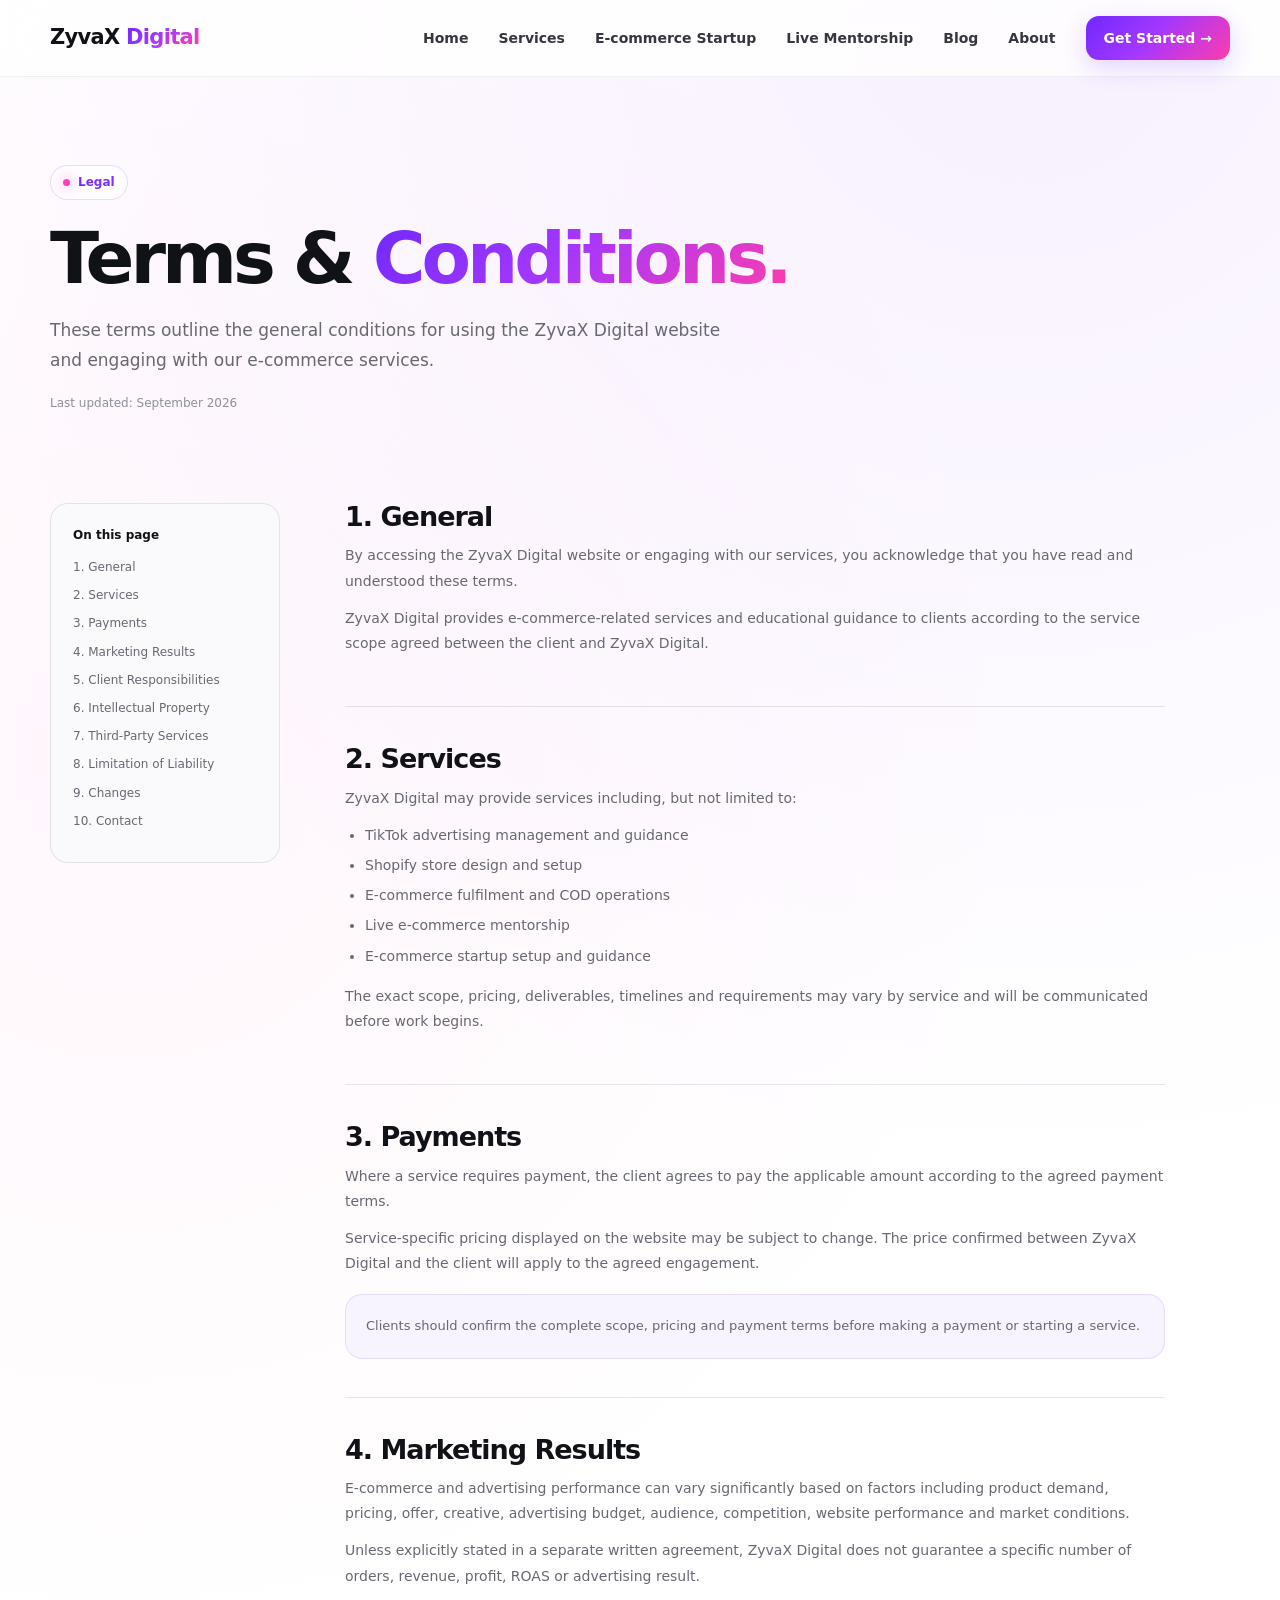
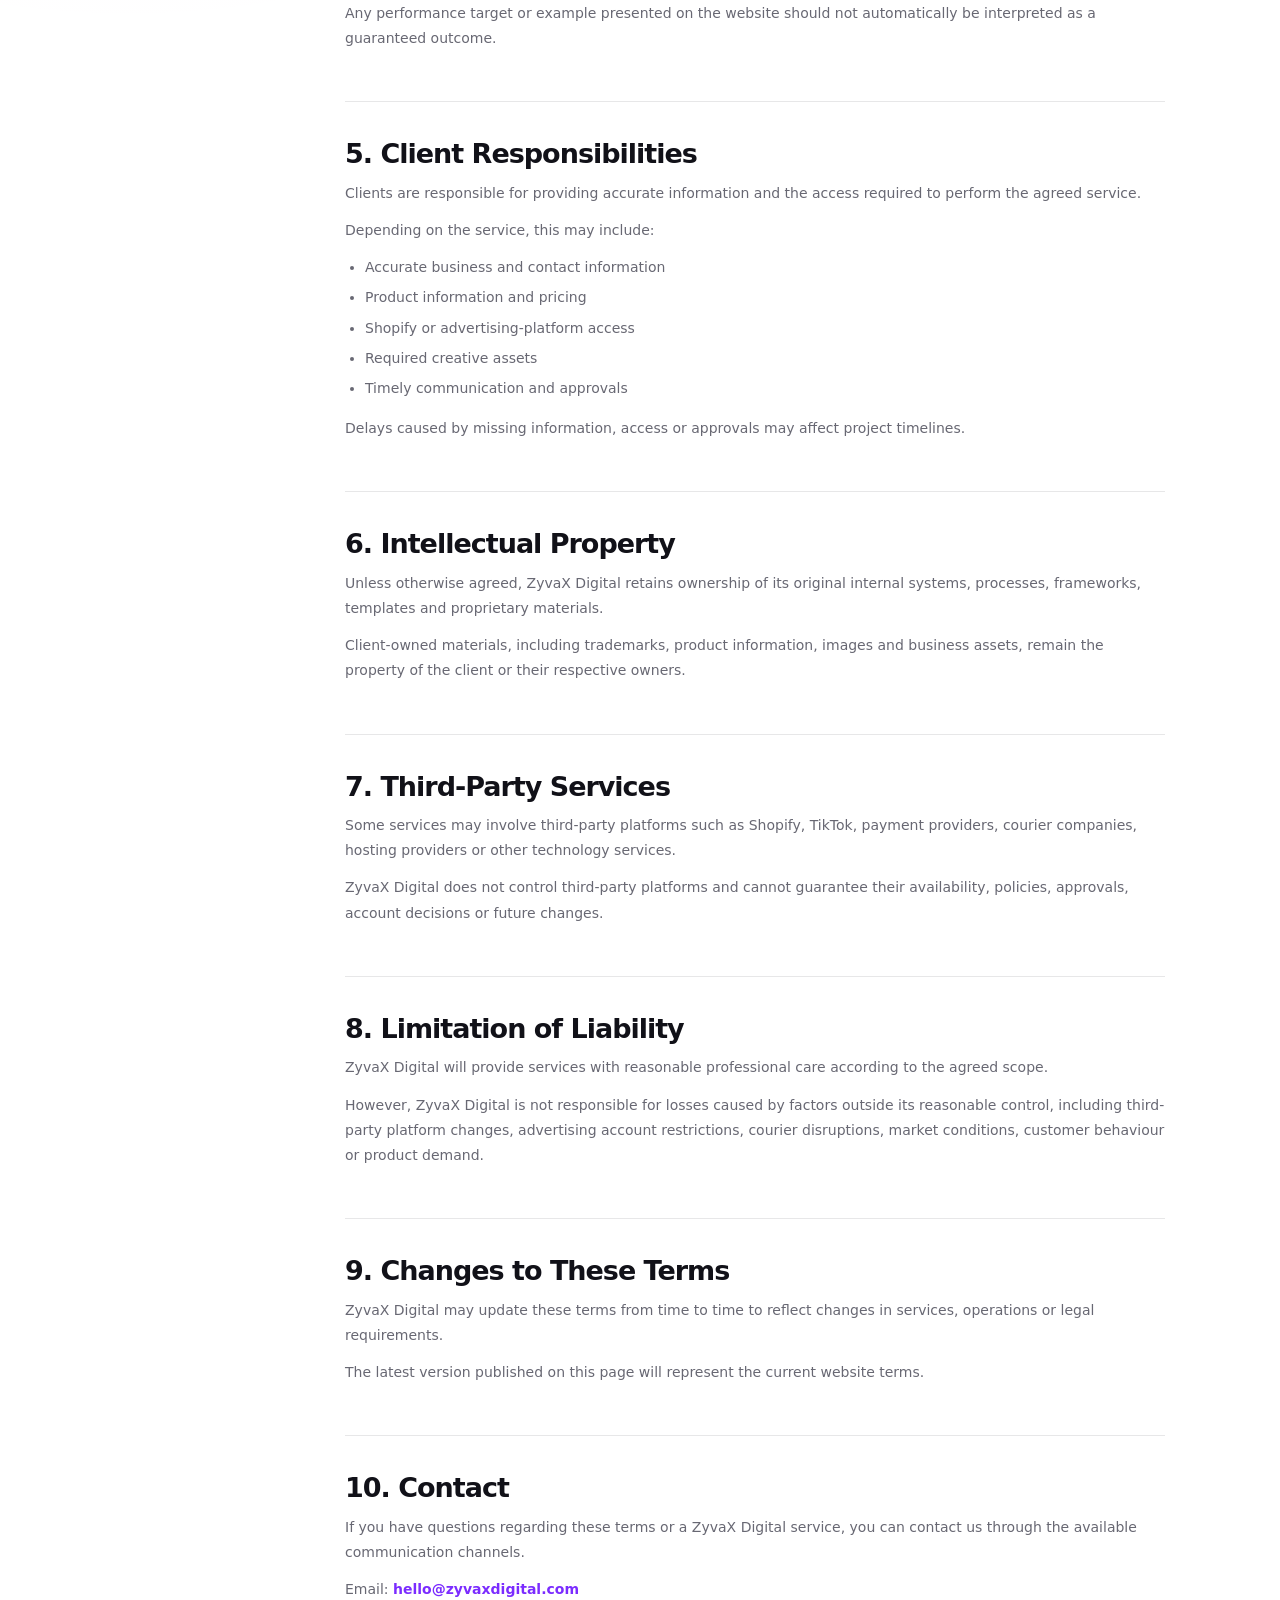
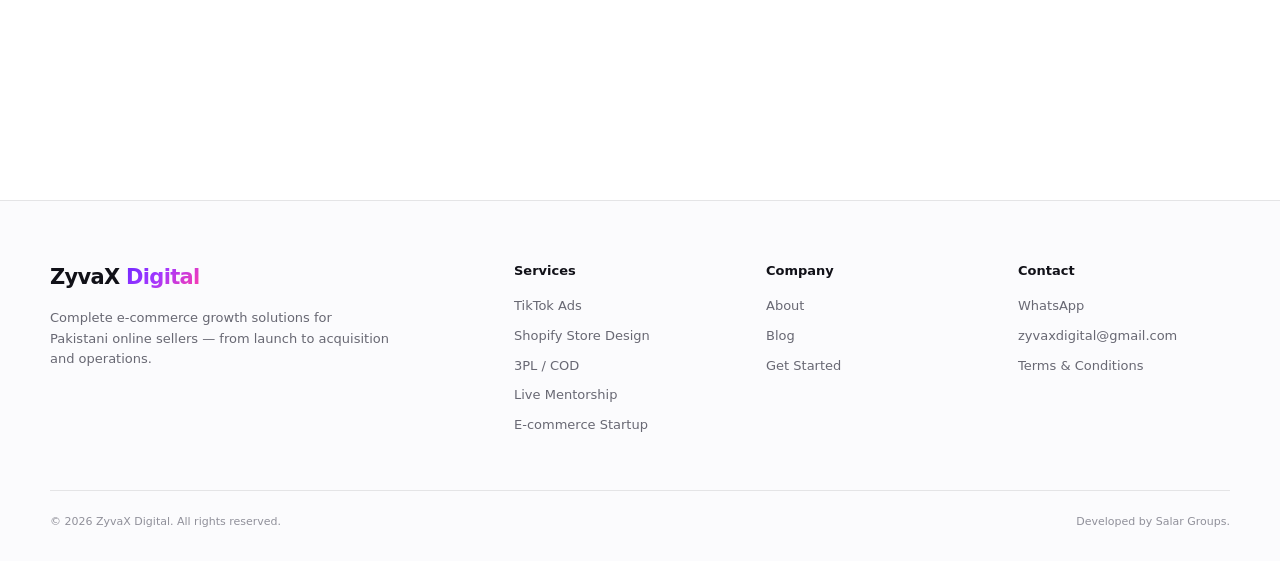
<file: terms.html>
<!DOCTYPE html>
<html lang="en">
<head>

  <meta charset="UTF-8">

  <meta name="viewport" content="width=device-width, initial-scale=1.0">

  <title>Terms & Conditions | ZyvaX Digital</title>

  <meta name="description"
        content="Terms and conditions for using ZyvaX Digital services, website and e-commerce solutions.">

  <meta name="robots"
        content="index, follow">

  <meta name="theme-color"
        content="#ffffff">

  <link rel="canonical"
        href="https://www.zyvaxdigital.com/terms.html">

  <!-- SHARED CSS -->
  <link rel="stylesheet"
        href="css/style.css">

  <style>

    /* =====================================================
       TERMS PAGE
       ===================================================== */

    .legal-hero {

      padding-top: 165px;
      padding-bottom: 70px;

    }

    .legal-label {

      display: inline-flex;
      align-items: center;
      gap: 8px;

      padding: 7px 12px;

      border: 1px solid rgba(123,44,255,.16);

      border-radius: 999px;

      background: rgba(255,255,255,.75);

      color: var(--purple);

      font-size: 12px;
      font-weight: 800;

      margin-bottom: 22px;

    }

    .legal-label::before {

      content: "";

      width: 7px;
      height: 7px;

      border-radius: 50%;

      background: var(--pink);

      box-shadow:
        0 0 15px var(--pink);

    }

    .legal-hero h1 {

      font-size:
        clamp(45px, 6vw, 72px);

      line-height: 1;

      letter-spacing: -4px;

    }

    .legal-intro {

      max-width: 700px;

      color: var(--muted);

      font-size: 17px;

      line-height: 1.75;

      margin-top: 22px;

    }

    .legal-date {

      margin-top: 18px;

      color: #90909a;

      font-size: 12px;

    }


    /* =====================================================
       LEGAL CONTENT
       ===================================================== */

    .legal-section {

      padding-top: 20px;
      padding-bottom: 110px;

    }

    .legal-layout {

      display: grid;

      grid-template-columns:
        230px 1fr;

      gap: 65px;

      align-items: start;

    }


    /* =====================================================
       SIDEBAR
       ===================================================== */

    .legal-nav {

      position: sticky;

      top: 105px;

      padding: 22px;

      border: 1px solid var(--border);

      border-radius: 18px;

      background: #fafafd;

    }

    .legal-nav strong {

      display: block;

      font-size: 12px;

      margin-bottom: 13px;

    }

    .legal-nav a {

      display: block;

      color: var(--muted);

      font-size: 12px;

      margin-bottom: 9px;

      transition: .2s;

    }

    .legal-nav a:hover {

      color: var(--purple);

    }


    /* =====================================================
       CONTENT
       ===================================================== */

    .legal-content {

      max-width: 820px;

    }

    .legal-block {

      padding-bottom: 38px;

      margin-bottom: 38px;

      border-bottom: 1px solid var(--border);

    }

    .legal-block:last-child {

      border-bottom: 0;

    }

    .legal-block h2 {

      font-size: 27px;

      letter-spacing: -1px;

      margin-bottom: 13px;

    }

    .legal-block h3 {

      font-size: 17px;

      margin-top: 22px;

      margin-bottom: 8px;

    }

    .legal-block p {

      color: var(--muted);

      font-size: 14px;

      line-height: 1.8;

      margin-bottom: 12px;

    }

    .legal-block ul {

      margin:

        12px 0 15px 20px;

      color: var(--muted);

      font-size: 14px;

      line-height: 1.8;

    }

    .legal-block li {

      margin-bottom: 5px;

    }

    .legal-highlight {

      padding: 20px;

      border-radius: 17px;

      background: #f7f3ff;

      border: 1px solid rgba(123,44,255,.12);

      color: var(--muted);

      font-size: 13px;

      line-height: 1.7;

      margin-top: 18px;

    }


    /* =====================================================
       MOBILE
       ===================================================== */

    @media (max-width: 850px) {

      .legal-layout {

        grid-template-columns: 1fr;

        gap: 35px;

      }

      .legal-nav {

        position: static;

      }

    }

    @media (max-width: 650px) {

      .legal-hero {

        padding-top: 125px;

        padding-bottom: 50px;

      }

      .legal-hero h1 {

        font-size: 48px;

        letter-spacing: -3px;

      }

      .legal-intro {

        font-size: 16px;

      }

      .legal-section {

        padding-bottom: 75px;

      }

    }

  </style>

</head>


<body>


<!-- =====================================================
     HEADER
     ===================================================== -->

<header>

  <div class="container nav">

    <a href="index.html"
       class="logo">

      ZyvaX <span>Digital</span>

    </a>


    <nav class="nav-links"
         id="navMenu">

      <a href="index.html">
        Home
      </a>

      <a href="index.html#services">
        Services
      </a>

      <a href="index.html#startup">
        E-commerce Startup
      </a>

      <a href="services/live-mentorship.html">
        Live Mentorship
      </a>

      <a href="blog/index.html">
        Blog
      </a>

      <a href="about.html">
        About
      </a>

      <a href="index.html#contact"
         class="nav-cta">

        Get Started →

      </a>

    </nav>


    <button
      class="menu-btn"
      id="menuBtn"
      aria-label="Open navigation">

      ☰

    </button>

  </div>

</header>


<!-- =====================================================
     MAIN
     ===================================================== -->

<main>


<!-- =====================================================
     HERO
     ===================================================== -->

<section class="legal-hero">

  <div class="container">

    <div class="reveal">

      <div class="legal-label">

        Legal

      </div>

      <h1>

        Terms &
        <span class="gradient-text">
          Conditions.
        </span>

      </h1>

      <p class="legal-intro">

        These terms outline the general conditions for
        using the ZyvaX Digital website and engaging
        with our e-commerce services.

      </p>

      <div class="legal-date">

        Last updated: September 2026

      </div>

    </div>

  </div>

</section>


<!-- =====================================================
     LEGAL CONTENT
     ===================================================== -->

<section class="legal-section">

  <div class="container">

    <div class="legal-layout">


      <!-- SIDEBAR -->

      <aside class="legal-nav reveal">

        <strong>
          On this page
        </strong>

        <a href="#general">
          1. General
        </a>

        <a href="#services">
          2. Services
        </a>

        <a href="#payments">
          3. Payments
        </a>

        <a href="#marketing">
          4. Marketing Results
        </a>

        <a href="#client">
          5. Client Responsibilities
        </a>

        <a href="#intellectual">
          6. Intellectual Property
        </a>

        <a href="#third-party">
          7. Third-Party Services
        </a>

        <a href="#liability">
          8. Limitation of Liability
        </a>

        <a href="#changes">
          9. Changes
        </a>

        <a href="#contact">
          10. Contact
        </a>

      </aside>


      <!-- CONTENT -->

      <div class="legal-content">


        <!-- 01 -->

        <div class="legal-block reveal"
             id="general">

          <h2>
            1. General
          </h2>

          <p>

            By accessing the ZyvaX Digital website or
            engaging with our services, you acknowledge
            that you have read and understood these terms.

          </p>

          <p>

            ZyvaX Digital provides e-commerce-related
            services and educational guidance to clients
            according to the service scope agreed between
            the client and ZyvaX Digital.

          </p>

        </div>


        <!-- 02 -->

        <div class="legal-block reveal"
             id="services">

          <h2>
            2. Services
          </h2>

          <p>

            ZyvaX Digital may provide services including,
            but not limited to:

          </p>

          <ul>

            <li>
              TikTok advertising management and guidance
            </li>

            <li>
              Shopify store design and setup
            </li>

            <li>
              E-commerce fulfilment and COD operations
            </li>

            <li>
              Live e-commerce mentorship
            </li>

            <li>
              E-commerce startup setup and guidance
            </li>

          </ul>

          <p>

            The exact scope, pricing, deliverables,
            timelines and requirements may vary by
            service and will be communicated before
            work begins.

          </p>

        </div>


        <!-- 03 -->

        <div class="legal-block reveal"
             id="payments">

          <h2>
            3. Payments
          </h2>

          <p>

            Where a service requires payment, the client
            agrees to pay the applicable amount according
            to the agreed payment terms.

          </p>

          <p>

            Service-specific pricing displayed on the
            website may be subject to change. The price
            confirmed between ZyvaX Digital and the client
            will apply to the agreed engagement.

          </p>

          <div class="legal-highlight">

            Clients should confirm the complete scope,
            pricing and payment terms before making a
            payment or starting a service.

          </div>

        </div>


        <!-- 04 -->

        <div class="legal-block reveal"
             id="marketing">

          <h2>
            4. Marketing Results
          </h2>

          <p>

            E-commerce and advertising performance can
            vary significantly based on factors including
            product demand, pricing, offer, creative,
            advertising budget, audience, competition,
            website performance and market conditions.

          </p>

          <p>

            Unless explicitly stated in a separate written
            agreement, ZyvaX Digital does not guarantee a
            specific number of orders, revenue, profit,
            ROAS or advertising result.

          </p>

          <p>

            Any performance target or example presented
            on the website should not automatically be
            interpreted as a guaranteed outcome.

          </p>

        </div>


        <!-- 05 -->

        <div class="legal-block reveal"
             id="client">

          <h2>
            5. Client Responsibilities
          </h2>

          <p>

            Clients are responsible for providing accurate
            information and the access required to perform
            the agreed service.

          </p>

          <p>
            Depending on the service, this may include:
          </p>

          <ul>

            <li>
              Accurate business and contact information
            </li>

            <li>
              Product information and pricing
            </li>

            <li>
              Shopify or advertising-platform access
            </li>

            <li>
              Required creative assets
            </li>

            <li>
              Timely communication and approvals
            </li>

          </ul>

          <p>

            Delays caused by missing information, access
            or approvals may affect project timelines.

          </p>

        </div>


        <!-- 06 -->

        <div class="legal-block reveal"
             id="intellectual">

          <h2>
            6. Intellectual Property
          </h2>

          <p>

            Unless otherwise agreed, ZyvaX Digital retains
            ownership of its original internal systems,
            processes, frameworks, templates and proprietary
            materials.

          </p>

          <p>

            Client-owned materials, including trademarks,
            product information, images and business assets,
            remain the property of the client or their
            respective owners.

          </p>

        </div>


        <!-- 07 -->

        <div class="legal-block reveal"
             id="third-party">

          <h2>
            7. Third-Party Services
          </h2>

          <p>

            Some services may involve third-party platforms
            such as Shopify, TikTok, payment providers,
            courier companies, hosting providers or other
            technology services.

          </p>

          <p>

            ZyvaX Digital does not control third-party
            platforms and cannot guarantee their availability,
            policies, approvals, account decisions or future
            changes.

          </p>

        </div>


        <!-- 08 -->

        <div class="legal-block reveal"
             id="liability">

          <h2>
            8. Limitation of Liability
          </h2>

          <p>

            ZyvaX Digital will provide services with
            reasonable professional care according to the
            agreed scope.

          </p>

          <p>

            However, ZyvaX Digital is not responsible for
            losses caused by factors outside its reasonable
            control, including third-party platform changes,
            advertising account restrictions, courier
            disruptions, market conditions, customer
            behaviour or product demand.

          </p>

        </div>


        <!-- 09 -->

        <div class="legal-block reveal"
             id="changes">

          <h2>
            9. Changes to These Terms
          </h2>

          <p>

            ZyvaX Digital may update these terms from time
            to time to reflect changes in services,
            operations or legal requirements.

          </p>

          <p>

            The latest version published on this page will
            represent the current website terms.

          </p>

        </div>


        <!-- 10 -->

        <div class="legal-block reveal"
             id="contact">

          <h2>
            10. Contact
          </h2>

          <p>

            If you have questions regarding these terms
            or a ZyvaX Digital service, you can contact us
            through the available communication channels.

          </p>

          <p>

            Email:
            <a href="mailto:hello@zyvaxdigital.com"
               style="color:var(--purple);font-weight:700;">

              hello@zyvaxdigital.com

            </a>

          </p>

        </div>


      </div>

    </div>

  </div>

</section>


</main>


<!-- =====================================================
     FOOTER
     ===================================================== -->

<footer>

  <div class="container">

    <div class="footer-grid">


      <div class="footer-brand">

        <a href="index.html"
           class="logo">

          ZyvaX <span>Digital</span>

        </a>

        <p>

          Complete e-commerce growth solutions for
          Pakistani online sellers — from launch to
          acquisition and operations.

        </p>

      </div>


      <div class="footer-col">

        <h4>
          Services
        </h4>

        <a href="services/tiktok-ads.html">
          TikTok Ads
        </a>

        <a href="services/shopify-store-design.html">
          Shopify Store Design
        </a>

        <a href="services/cod-3pl.html">
          3PL / COD
        </a>

        <a href="services/live-mentorship.html">
          Live Mentorship
        </a>

        <a href="services/ecommerce-startup.html">
          E-commerce Startup
        </a>

      </div>


      <div class="footer-col">

        <h4>
          Company
        </h4>

        <a href="about.html">
          About
        </a>

        <a href="blog/index.html">
          Blog
        </a>

        <a href="index.html#contact">
          Get Started
        </a>

      </div>


      <div class="footer-col">

        <h4>
          Contact
        </h4>

        <a
          href="https://wa.me/923391189903"
          target="_blank"
          rel="noopener">

          WhatsApp

        </a>

        <a href="mailto:zyvaxdigital@gmail.com">

          zyvaxdigital@gmail.com

        </a>

        <a href="terms.html">

          Terms & Conditions

        </a>

      </div>

    </div>


    <div class="copyright">

      <span>

        © 2026 ZyvaX Digital.
        All rights reserved.

      </span>

      <span>
        Developed by Salar Groups.
      </span>

    </div>

  </div>

</footer>


<!-- SHARED JS -->

<script src="js/main.js"></script>


</body>
</html>
</file>
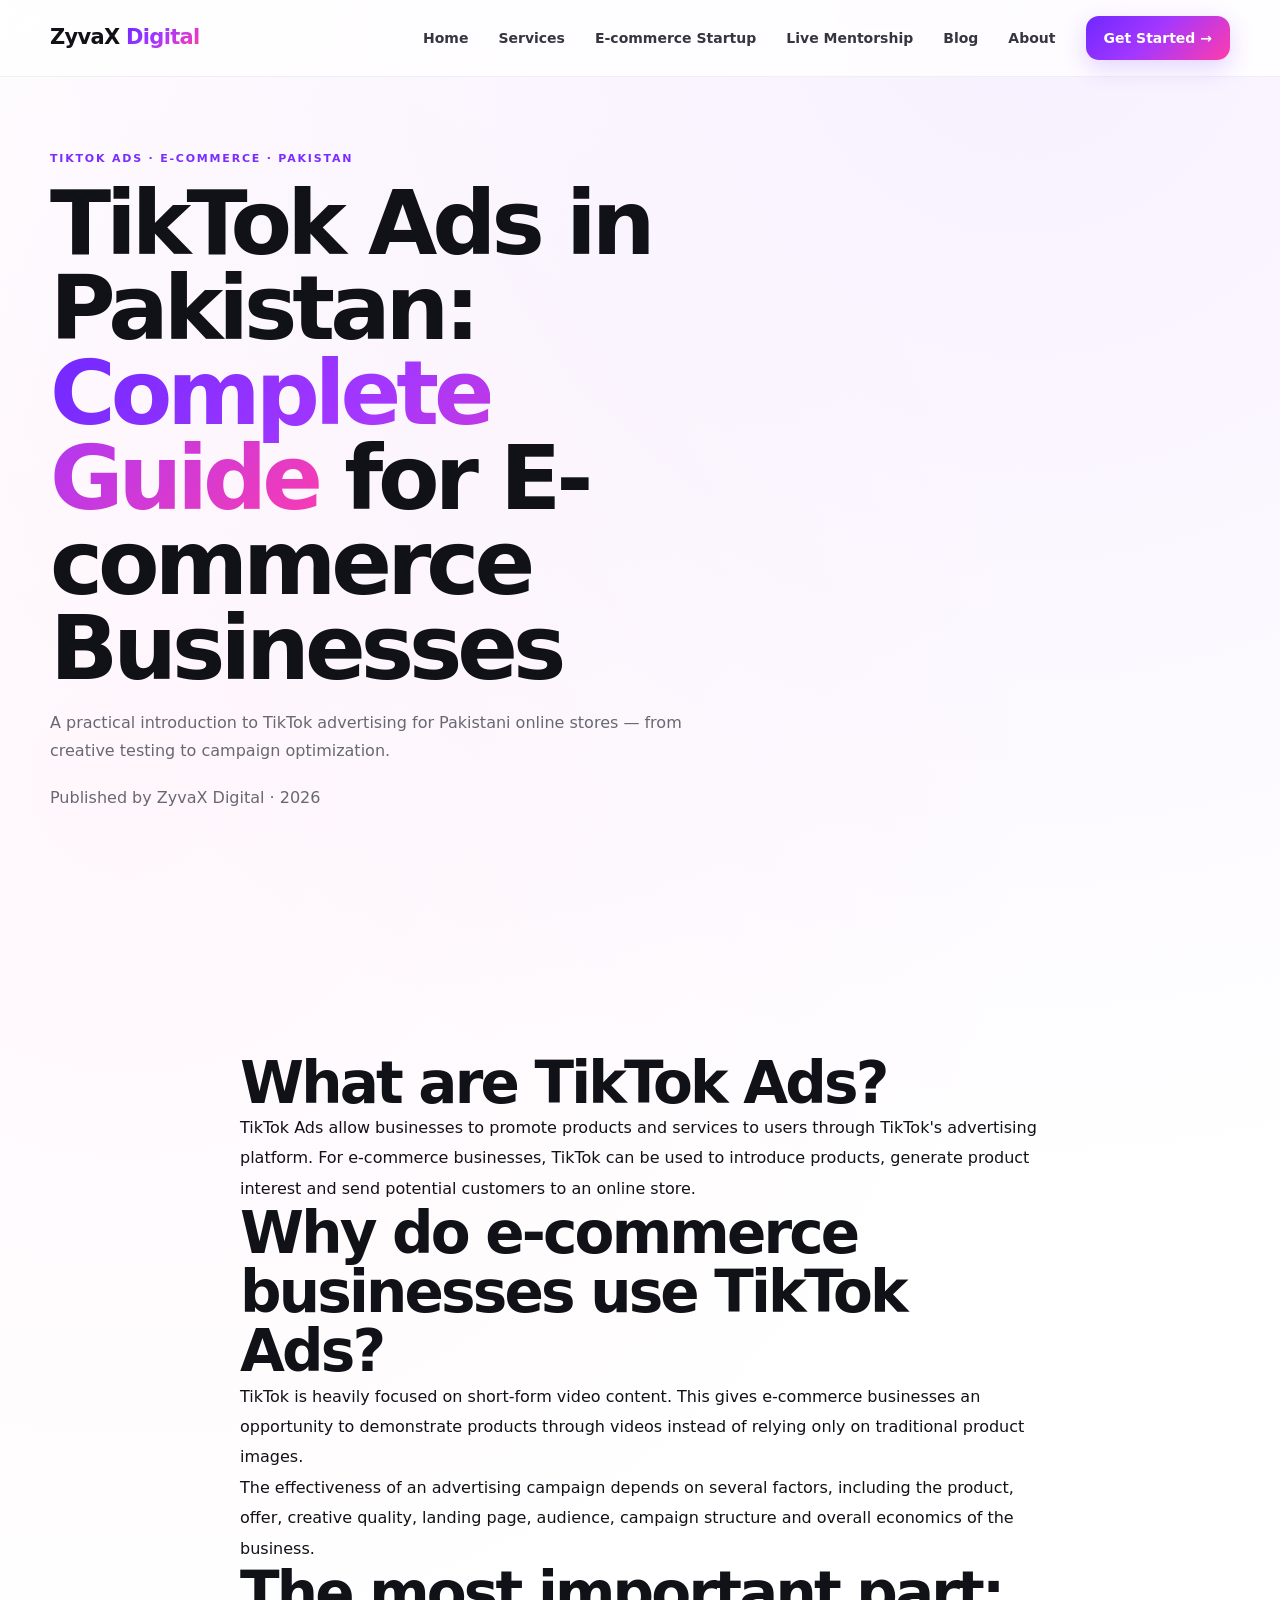
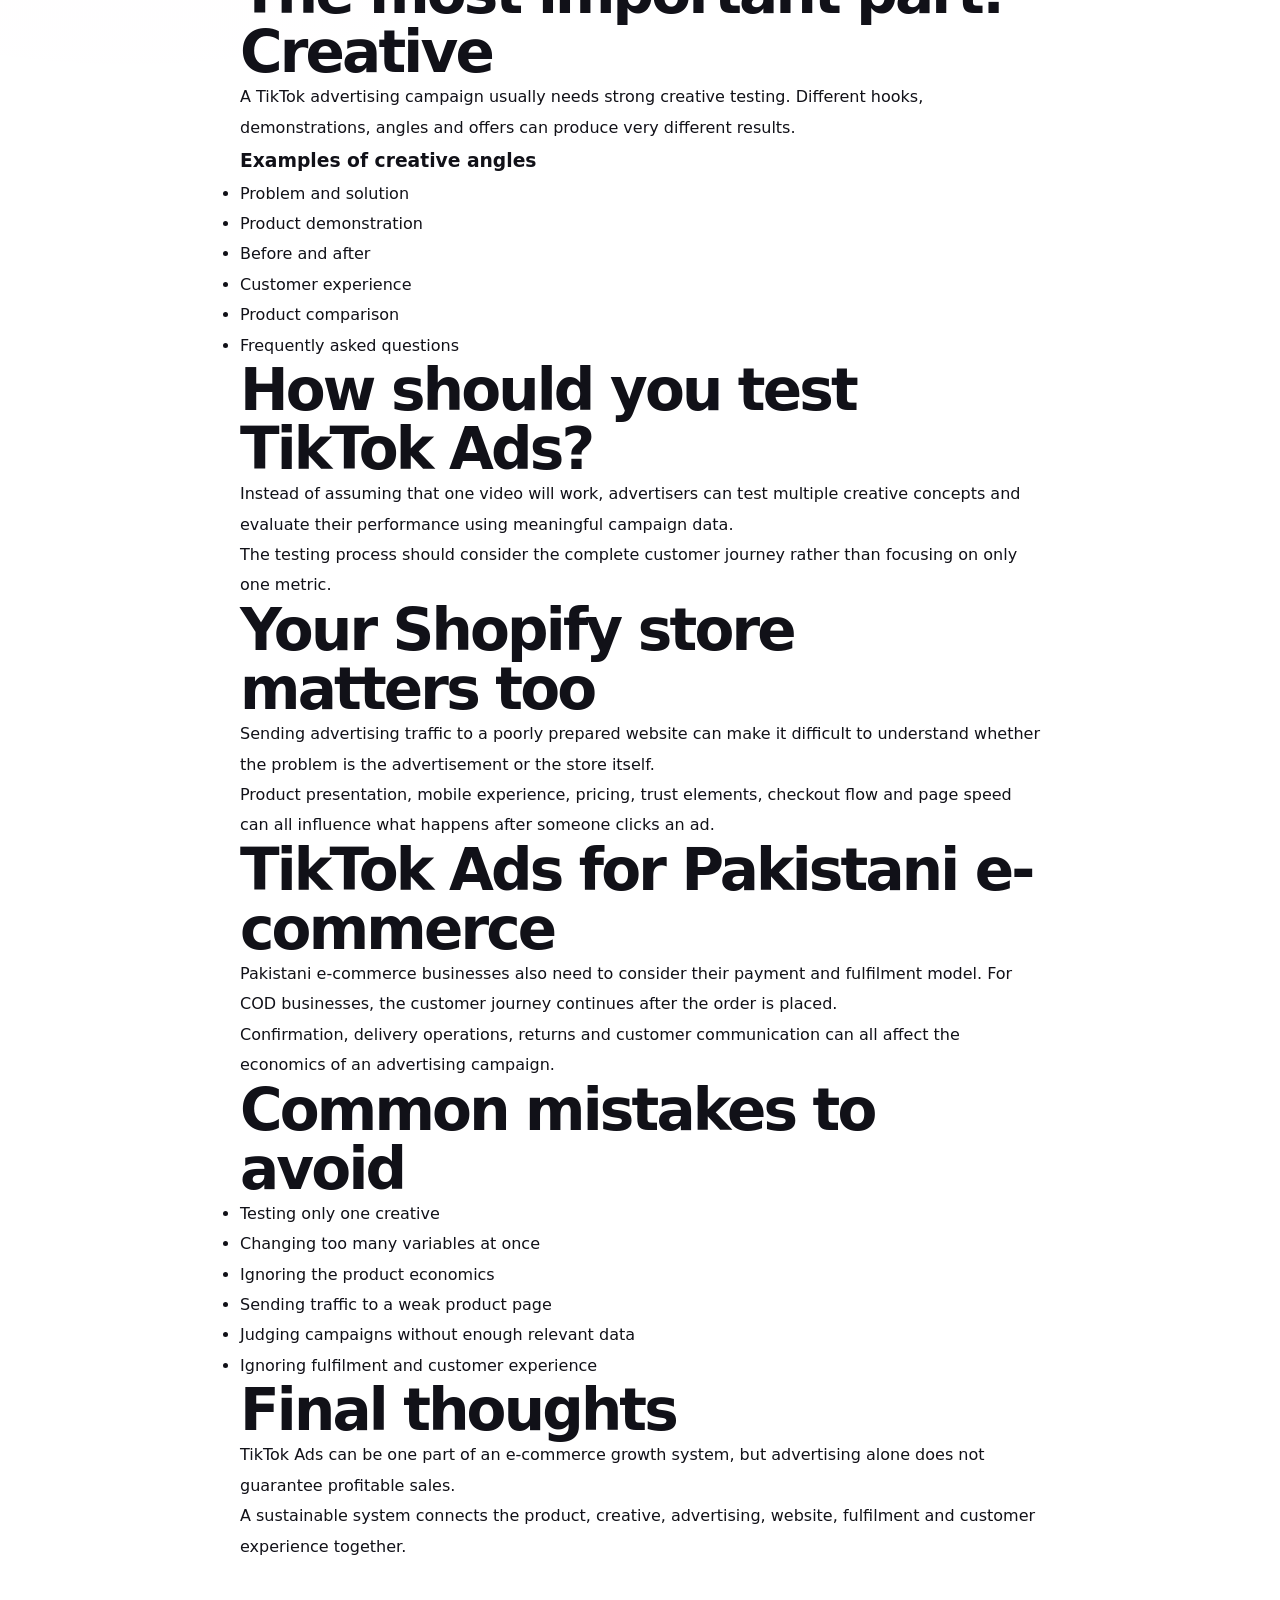
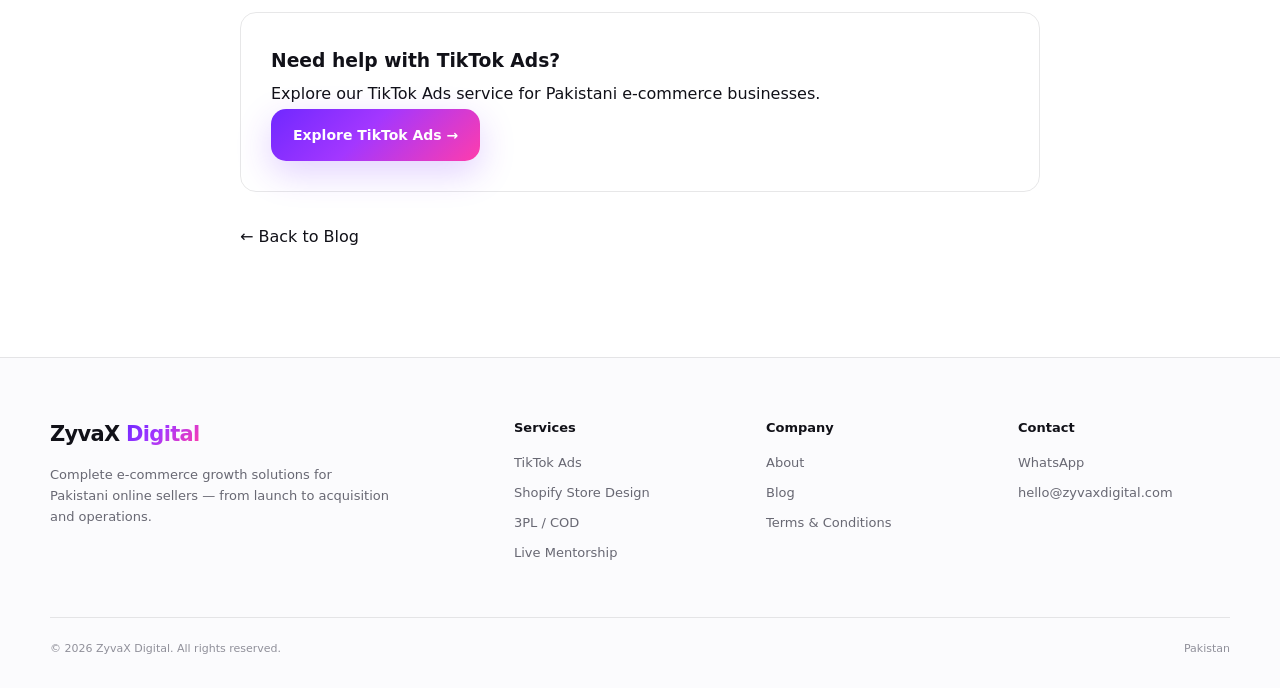
<file: blog/tiktok-ads-pakistan.html>
<!DOCTYPE html>
<html lang="en">
<head>

  <meta charset="UTF-8">

  <meta name="viewport" content="width=device-width, initial-scale=1.0">

  <title>TikTok Ads in Pakistan: Complete Guide for E-commerce Businesses | ZyvaX Digital</title>

  <meta name="description"
        content="Learn how TikTok Ads work for e-commerce businesses in Pakistan, including campaign structure, creatives, testing, targeting and optimization.">

  <meta name="robots" content="index, follow">

  <link rel="canonical"
        href="https://zyvax.digital/blog/tiktok-ads-pakistan.html">

  <meta property="og:title"
        content="TikTok Ads in Pakistan: Complete Guide for E-commerce Businesses">

  <meta property="og:description"
        content="A practical guide to TikTok Ads for Pakistani e-commerce businesses.">

  <meta property="og:type"
        content="article">

  <meta property="og:url"
        content="https://zyvax.digital/blog/tiktok-ads-pakistan.html">

  <link rel="stylesheet" href="../css/style.css">

</head>

<body>


<!-- HEADER -->

<header>

  <div class="container nav">

    <a href="../index.html" class="logo">
      ZyvaX <span>Digital</span>
    </a>

    <nav class="nav-links" id="navMenu">

      <a href="../index.html">Home</a>

      <a href="../index.html#services">Services</a>

      <a href="../services/ecommerce-startup.html">
        E-commerce Startup
      </a>

      <a href="../services/live-mentorship.html">
        Live Mentorship
      </a>

      <a href="index.html">
        Blog
      </a>

      <a href="../about.html">
        About
      </a>

      <a href="../index.html#contact" class="nav-cta">
        Get Started →
      </a>

    </nav>

    <button
      class="menu-btn"
      id="menuBtn"
      aria-label="Open navigation">
      ☰
    </button>

  </div>

</header>


<!-- ARTICLE -->

<main>

  <article>


    <!-- ARTICLE HERO -->

    <section class="hero">

      <div class="container">

        <div class="section-head reveal">

          <div class="section-label">
            TikTok Ads · E-commerce · Pakistan
          </div>

          <h1>
            TikTok Ads in Pakistan:
            <span class="gradient-text">
              Complete Guide
            </span>
            for E-commerce Businesses
          </h1>

          <p class="hero-copy">
            A practical introduction to TikTok advertising for
            Pakistani online stores — from creative testing to
            campaign optimization.
          </p>

          <p style="color:var(--muted); margin-top:20px;">
            Published by ZyvaX Digital · 2026
          </p>

        </div>

      </div>

    </section>


    <!-- ARTICLE CONTENT -->

    <section>

      <div class="container">

        <div
          style="
            max-width:800px;
            margin:0 auto;
            line-height:1.9;
          ">


          <h2>
            What are TikTok Ads?
          </h2>

          <p>
            TikTok Ads allow businesses to promote products and
            services to users through TikTok's advertising
            platform. For e-commerce businesses, TikTok can be
            used to introduce products, generate product interest
            and send potential customers to an online store.
          </p>


          <h2>
            Why do e-commerce businesses use TikTok Ads?
          </h2>

          <p>
            TikTok is heavily focused on short-form video content.
            This gives e-commerce businesses an opportunity to
            demonstrate products through videos instead of relying
            only on traditional product images.
          </p>

          <p>
            The effectiveness of an advertising campaign depends
            on several factors, including the product, offer,
            creative quality, landing page, audience, campaign
            structure and overall economics of the business.
          </p>


          <h2>
            The most important part: Creative
          </h2>

          <p>
            A TikTok advertising campaign usually needs strong
            creative testing. Different hooks, demonstrations,
            angles and offers can produce very different results.
          </p>

          <h3>
            Examples of creative angles
          </h3>

          <ul>

            <li>
              Problem and solution
            </li>

            <li>
              Product demonstration
            </li>

            <li>
              Before and after
            </li>

            <li>
              Customer experience
            </li>

            <li>
              Product comparison
            </li>

            <li>
              Frequently asked questions
            </li>

          </ul>


          <h2>
            How should you test TikTok Ads?
          </h2>

          <p>
            Instead of assuming that one video will work,
            advertisers can test multiple creative concepts
            and evaluate their performance using meaningful
            campaign data.
          </p>

          <p>
            The testing process should consider the complete
            customer journey rather than focusing on only one
            metric.
          </p>


          <h2>
            Your Shopify store matters too
          </h2>

          <p>
            Sending advertising traffic to a poorly prepared
            website can make it difficult to understand whether
            the problem is the advertisement or the store itself.
          </p>

          <p>
            Product presentation, mobile experience, pricing,
            trust elements, checkout flow and page speed can all
            influence what happens after someone clicks an ad.
          </p>


          <h2>
            TikTok Ads for Pakistani e-commerce
          </h2>

          <p>
            Pakistani e-commerce businesses also need to consider
            their payment and fulfilment model. For COD businesses,
            the customer journey continues after the order is placed.
          </p>

          <p>
            Confirmation, delivery operations, returns and customer
            communication can all affect the economics of an
            advertising campaign.
          </p>


          <h2>
            Common mistakes to avoid
          </h2>

          <ul>

            <li>
              Testing only one creative
            </li>

            <li>
              Changing too many variables at once
            </li>

            <li>
              Ignoring the product economics
            </li>

            <li>
              Sending traffic to a weak product page
            </li>

            <li>
              Judging campaigns without enough relevant data
            </li>

            <li>
              Ignoring fulfilment and customer experience
            </li>

          </ul>


          <h2>
            Final thoughts
          </h2>

          <p>
            TikTok Ads can be one part of an e-commerce growth
            system, but advertising alone does not guarantee
            profitable sales.
          </p>

          <p>
            A sustainable system connects the product, creative,
            advertising, website, fulfilment and customer
            experience together.
          </p>


          <!-- INTERNAL LINK -->

          <div
            style="
              margin-top:50px;
              padding:30px;
              border:1px solid var(--border);
              border-radius:16px;
            ">

            <h3>
              Need help with TikTok Ads?
            </h3>

            <p>
              Explore our TikTok Ads service for Pakistani
              e-commerce businesses.
            </p>

            <a
              href="../services/tiktok-ads.html"
              class="btn btn-primary">
              Explore TikTok Ads →
            </a>

          </div>


          <!-- BACK TO BLOG -->

          <div style="margin-top:30px;">

            <a href="index.html">
              ← Back to Blog
            </a>

          </div>


        </div>

      </div>

    </section>

  </article>

</main>


<!-- FOOTER -->

<footer>

  <div class="container">

    <div class="footer-grid">

      <div class="footer-brand">

        <a href="../index.html" class="logo">
          ZyvaX <span>Digital</span>
        </a>

        <p>
          Complete e-commerce growth solutions for Pakistani
          online sellers — from launch to acquisition and operations.
        </p>

      </div>


      <div class="footer-col">

        <h4>Services</h4>

        <a href="../services/tiktok-ads.html">
          TikTok Ads
        </a>

        <a href="../services/shopify-store-design.html">
          Shopify Store Design
        </a>

        <a href="../services/cod-3pl.html">
          3PL / COD
        </a>

        <a href="../services/live-mentorship.html">
          Live Mentorship
        </a>

      </div>


      <div class="footer-col">

        <h4>Company</h4>

        <a href="../about.html">
          About
        </a>

        <a href="index.html">
          Blog
        </a>

        <a href="../terms.html">
          Terms & Conditions
        </a>

      </div>


      <div class="footer-col">

        <h4>Contact</h4>

        <a
          href="https://wa.me/923000000000"
          target="_blank">
          WhatsApp
        </a>

        <a href="mailto:hello@zyvaxdigital.com">
          hello@zyvaxdigital.com
        </a>

      </div>

    </div>


    <div class="copyright">

      <span>
        © 2026 ZyvaX Digital. All rights reserved.
      </span>

      <span>
        Pakistan
      </span>

    </div>

  </div>

</footer>


<script src="../js/main.js"></script>

</body>
</html>
</file>
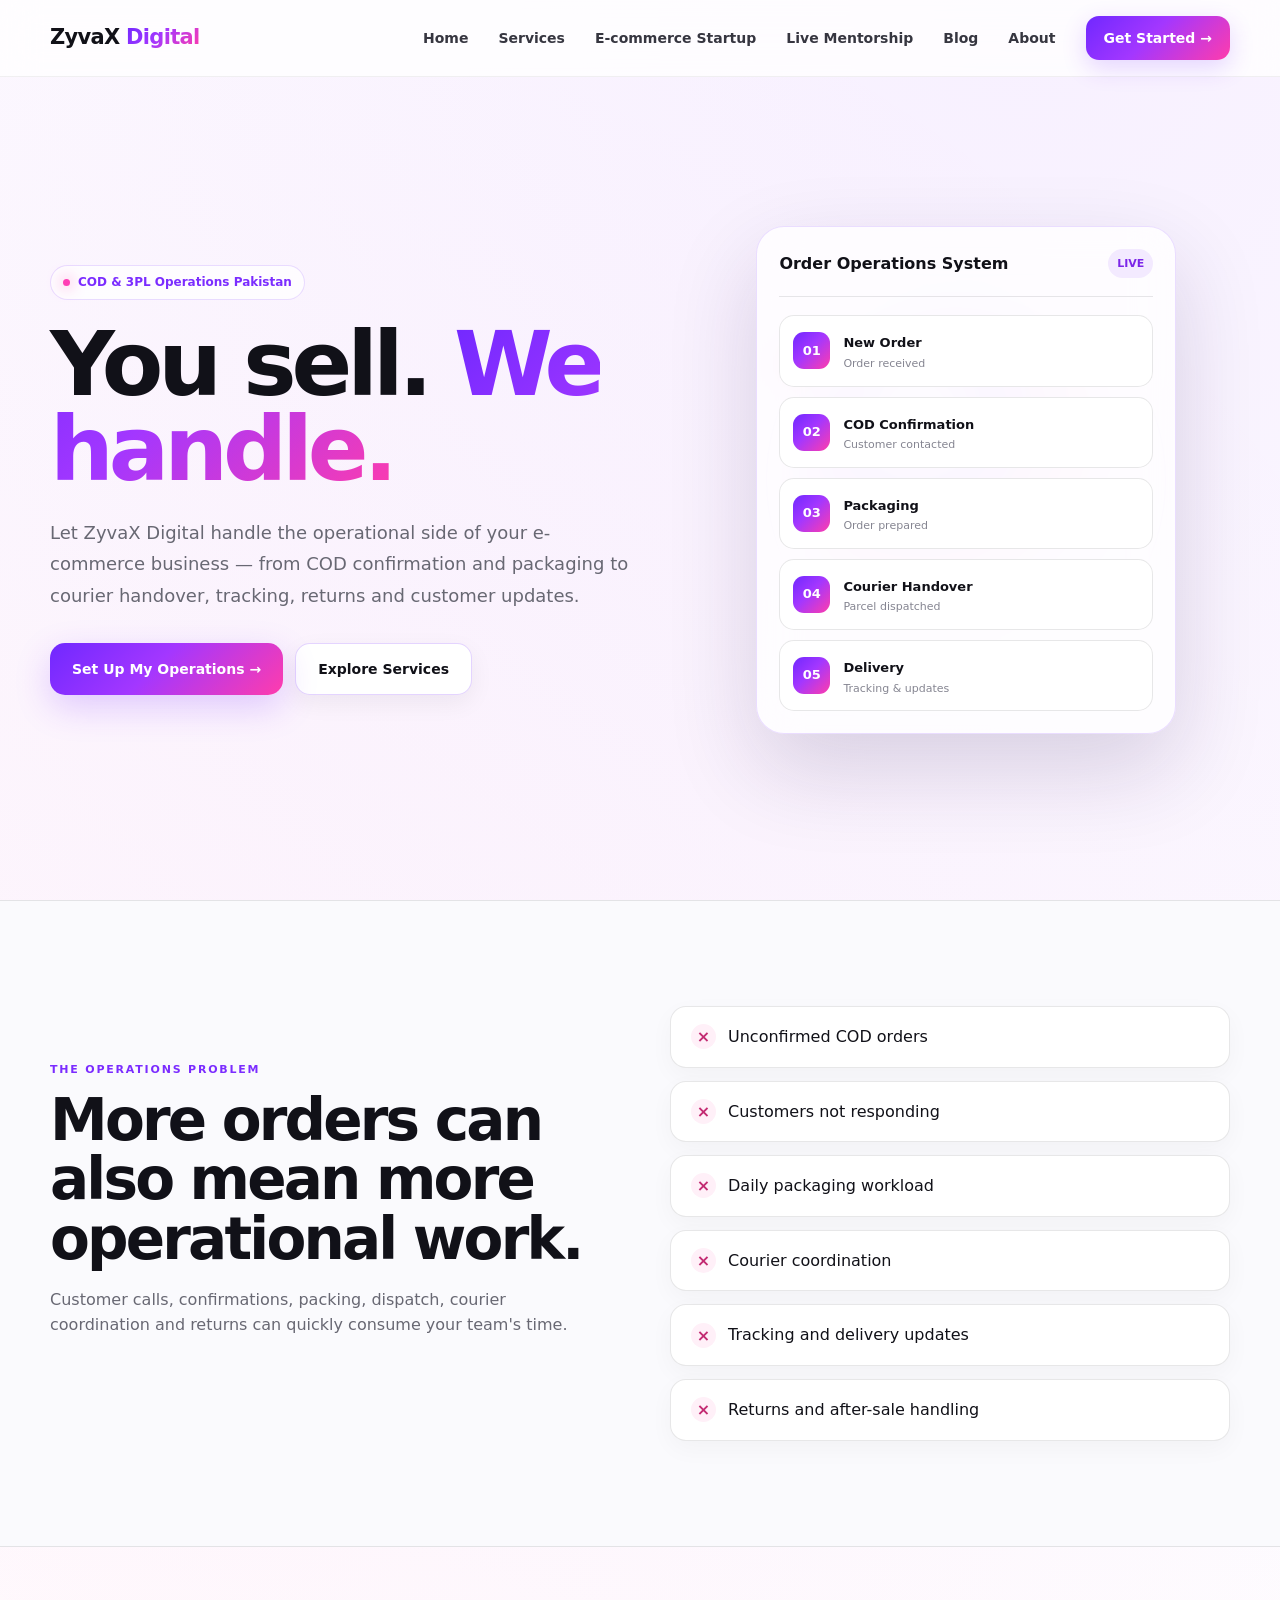
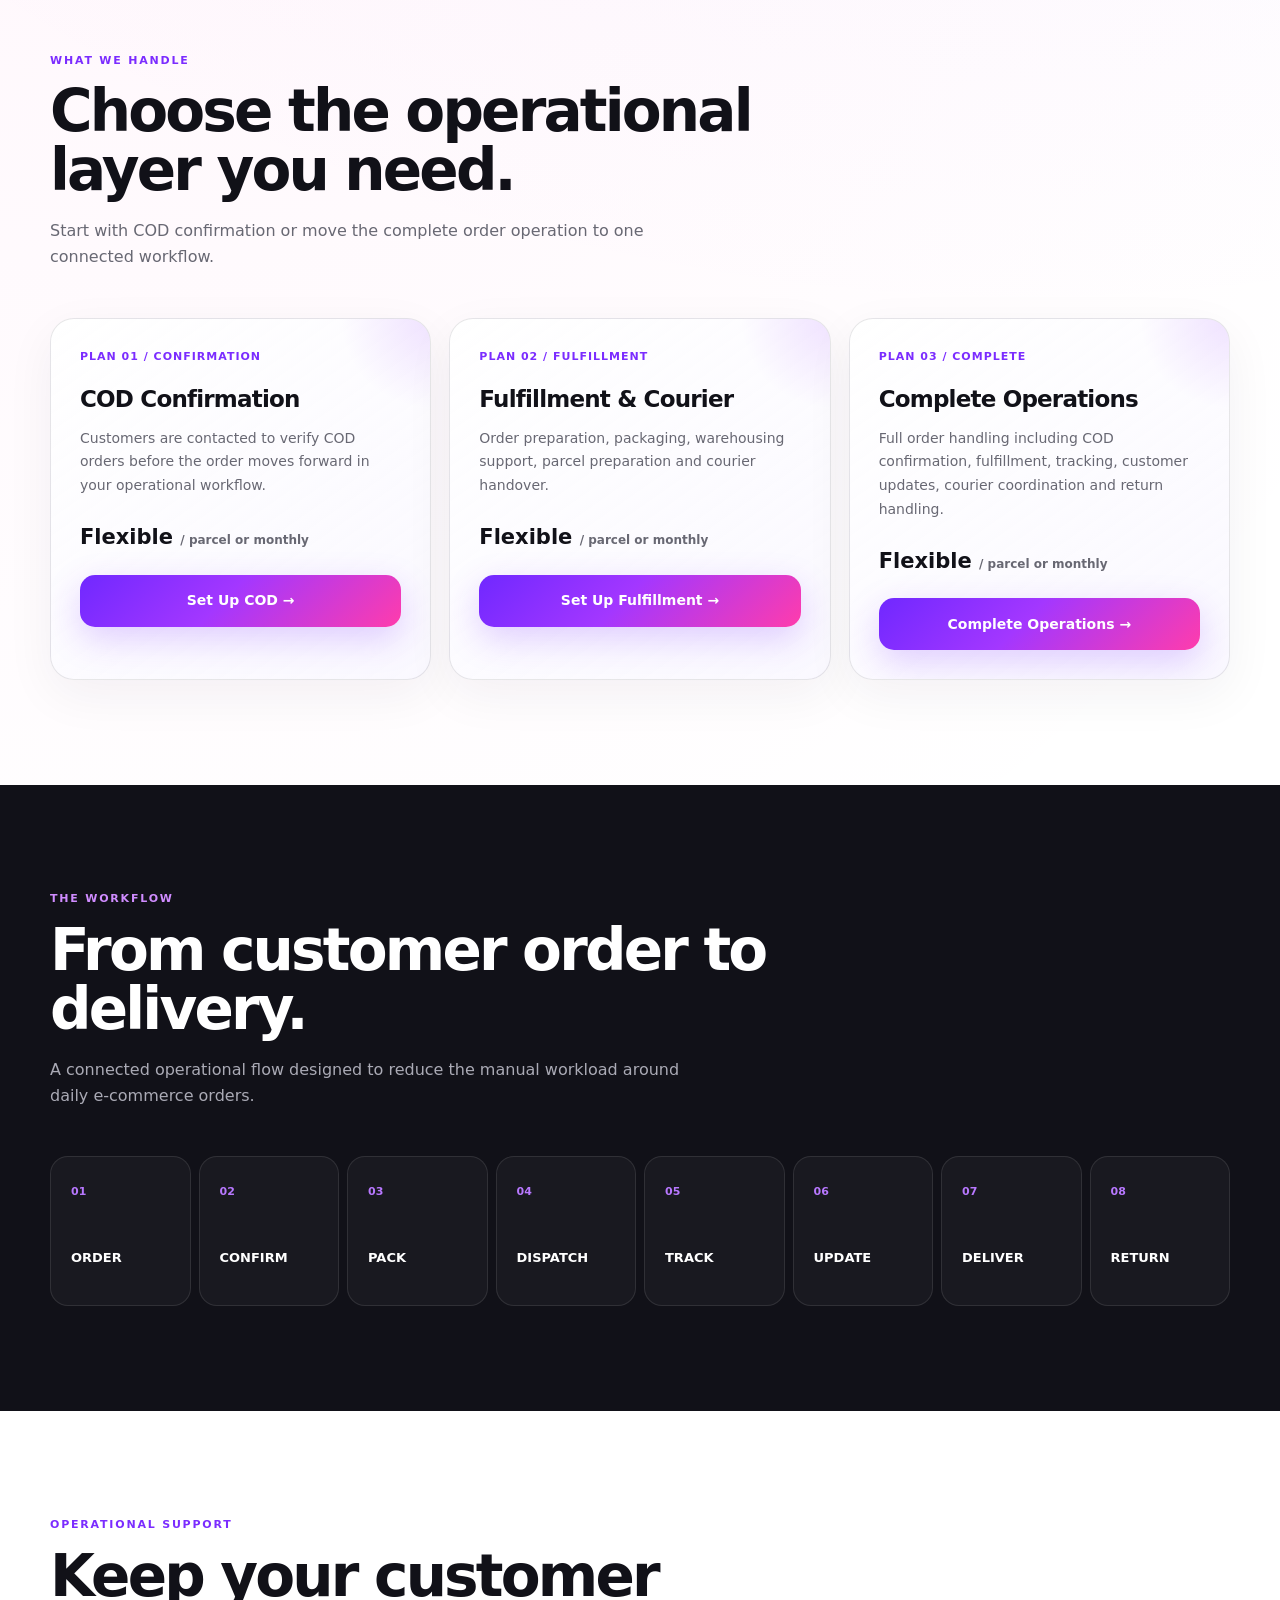
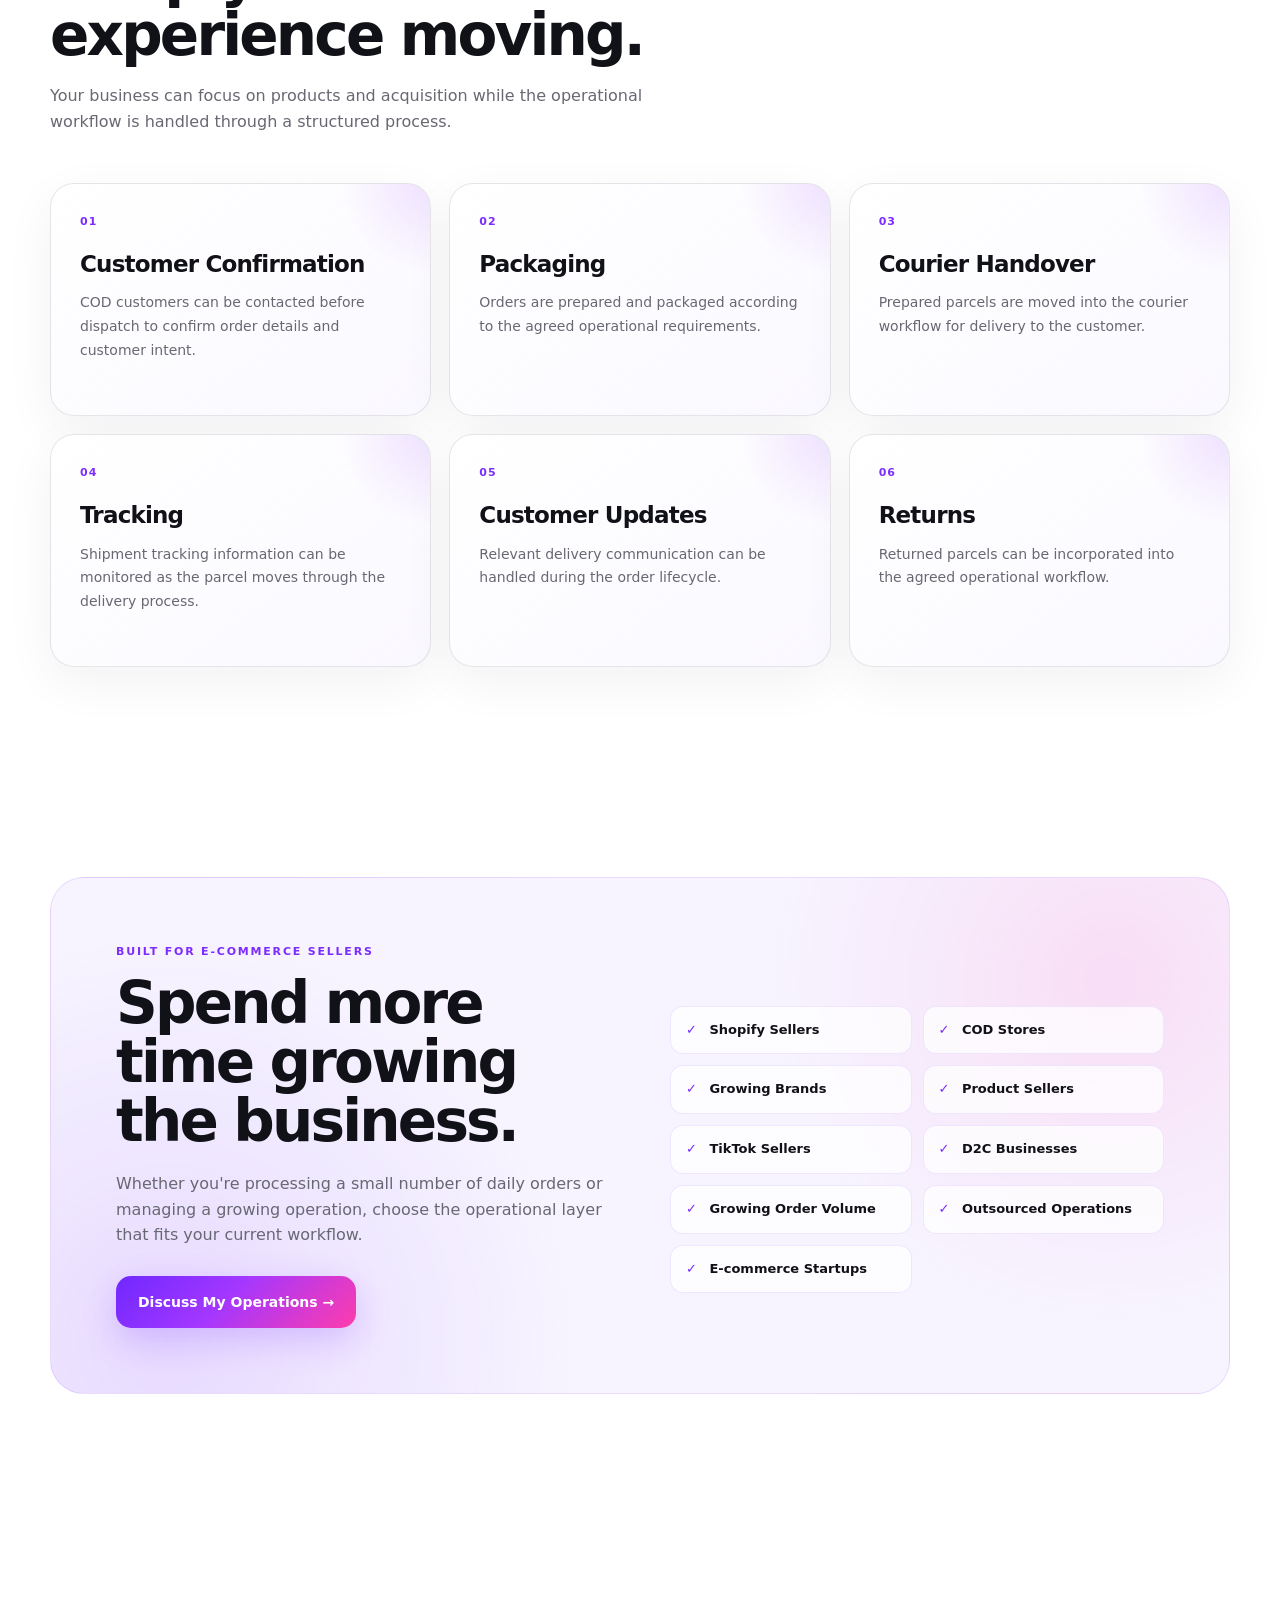
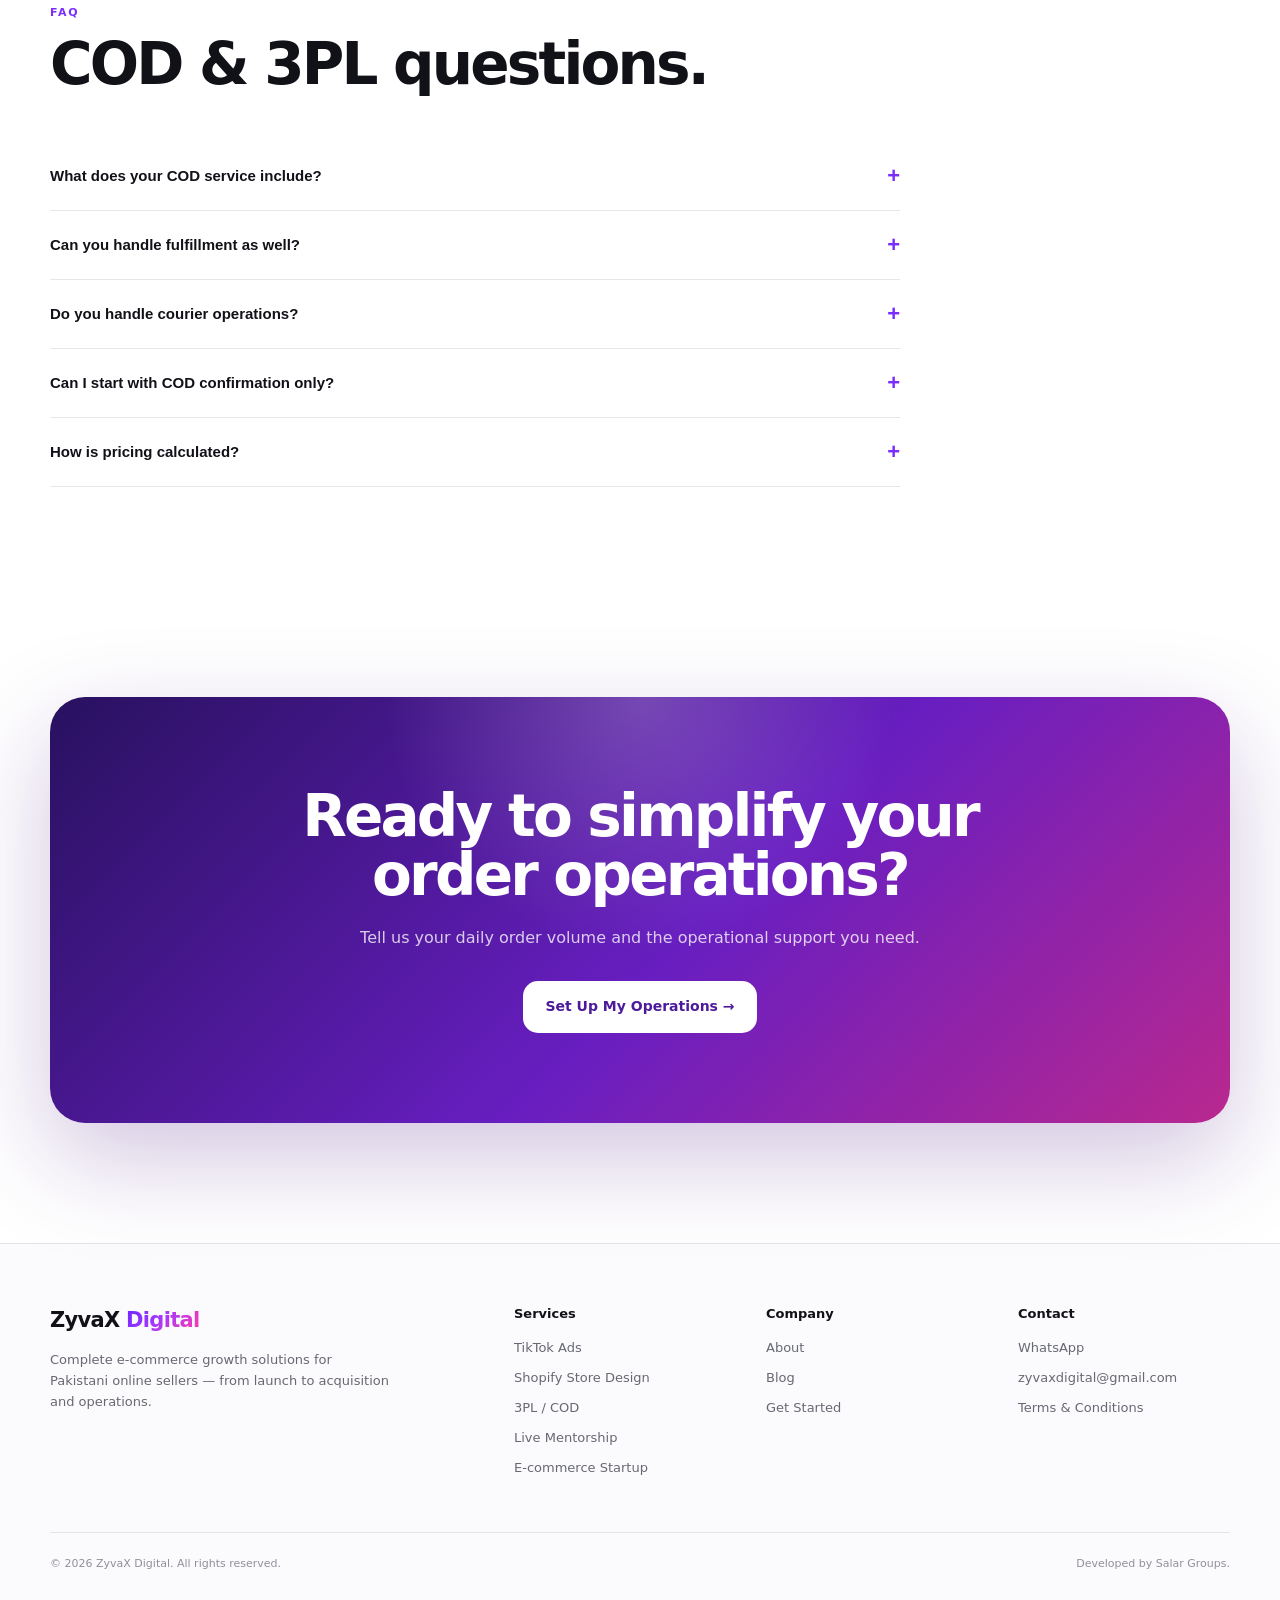
<file: services/cod-3pl.html>
<!DOCTYPE html>
<html lang="en">
<head>
  <meta charset="UTF-8">
  <meta name="viewport" content="width=device-width, initial-scale=1.0">

  <title>COD & 3PL Fulfillment Pakistan | ZyvaX Digital</title>

  <meta name="description"
        content="ZyvaX Digital helps Pakistani e-commerce businesses manage COD confirmation, fulfillment, packaging, courier operations, tracking and returns.">

  <meta name="robots" content="index, follow">

  <meta name="theme-color" content="#ffffff">
  
  <link rel="stylesheet" href="../css/style.css">

  <link rel="canonical"
        href="https://www.zyvaxdigital.com/services/cod-3pl.html">

  <meta property="og:title"
        content="COD & 3PL Fulfillment Pakistan | ZyvaX Digital">

  <meta property="og:description"
        content="COD confirmation, fulfillment, packaging, courier coordination, tracking and returns for Pakistani e-commerce businesses.">

  <meta property="og:type" content="website">

  <meta property="og:url"
        content="https://www.zyvaxdigital.com/services/cod-3pl.html">



  <!-- STRUCTURED DATA -->
  <script type="application/ld+json">
  {
    "@context": "https://schema.org",
    "@type": "Service",
    "name": "COD & 3PL Fulfillment",
    "provider": {
      "@type": "Organization",
      "name": "ZyvaX Digital",
      "url": "https://www.zyvaxdigital.com/"
    },
    "areaServed": "Pakistan",
    "description": "COD confirmation, fulfillment, packaging, courier coordination, tracking and returns for Pakistani e-commerce businesses."
  }
  </script>
</head>

<body>

<!-- =========================================================
     HEADER
     ========================================================= -->

<header>

  <div class="container nav">

    <a href="../index.html" class="logo">
      ZyvaX <span>Digital</span>
    </a>

    <nav class="nav-links" id="navMenu">

      <a href="../index.html">Home</a>

      <a href="../index.html#services">Services</a>

      <a href="ecommerce-startup.html">E-commerce Startup</a>

      <a href="live-mentorship.html">Live Mentorship</a>

      <a href="../blog/index.html">Blog</a>

      <a href="../about.html">About</a>

      <a href="../index.html#contact" class="nav-cta">
        Get Started →
      </a>

    </nav>

    <button
      class="menu-btn"
      id="menuBtn"
      aria-label="Open navigation">
      ☰
    </button>

  </div>

</header>


<!-- =========================================================
     MAIN
     ========================================================= -->

<main>

<!-- =========================================================
     HERO
     ========================================================= -->

<section class="hero">

  <div class="container hero-grid">

    <div class="reveal">

      <div class="eyebrow">
        COD & 3PL Operations Pakistan
      </div>

      <h1>
        You sell.
        <span class="gradient-text">
          We handle.
        </span>
      </h1>

      <p class="hero-copy">
        Let ZyvaX Digital handle the operational side of your
        e-commerce business — from COD confirmation and packaging
        to courier handover, tracking, returns and customer updates.
      </p>

      <div class="hero-buttons">

        <a
          href="https://forms.google.com/"
          target="_blank"
          class="btn btn-primary">
          Set Up My Operations →
        </a>

        <a
          href="../index.html#services"
          class="btn btn-secondary">
          Explore Services
        </a>

      </div>

    </div>


    <div class="hero-visual reveal">

      <div class="orb"></div>

      <div class="orbit"></div>

      <div class="dashboard">

        <div class="dash-top">

          <div class="dash-title">
            Order Operations System
          </div>

          <div class="live">
            LIVE
          </div>

        </div>

        <div class="flow">

          <div class="flow-item">

            <div class="flow-icon">
              01
            </div>

            <div>
              <strong>New Order</strong>
              <small>Order received</small>
            </div>

          </div>


          <div class="flow-item">

            <div class="flow-icon">
              02
            </div>

            <div>
              <strong>COD Confirmation</strong>
              <small>Customer contacted</small>
            </div>

          </div>


          <div class="flow-item">

            <div class="flow-icon">
              03
            </div>

            <div>
              <strong>Packaging</strong>
              <small>Order prepared</small>
            </div>

          </div>


          <div class="flow-item">

            <div class="flow-icon">
              04
            </div>

            <div>
              <strong>Courier Handover</strong>
              <small>Parcel dispatched</small>
            </div>

          </div>


          <div class="flow-item">

            <div class="flow-icon">
              05
            </div>

            <div>
              <strong>Delivery</strong>
              <small>Tracking & updates</small>
            </div>

          </div>

        </div>

      </div>

    </div>

  </div>

</section>


<!-- =========================================================
     PROBLEM
     ========================================================= -->

<section class="problem">

  <div class="container problem-grid">

    <div class="section-head reveal">

      <div class="section-label">
        The Operations Problem
      </div>

      <h2>
        More orders can also mean more operational work.
      </h2>

      <p>
        Customer calls, confirmations, packing, dispatch,
        courier coordination and returns can quickly consume
        your team's time.
      </p>

    </div>


    <div class="problem-list reveal">

      <div class="problem-item">
        Unconfirmed COD orders
      </div>

      <div class="problem-item">
        Customers not responding
      </div>

      <div class="problem-item">
        Daily packaging workload
      </div>

      <div class="problem-item">
        Courier coordination
      </div>

      <div class="problem-item">
        Tracking and delivery updates
      </div>

      <div class="problem-item">
        Returns and after-sale handling
      </div>

    </div>

  </div>

</section>


<!-- =========================================================
     SERVICES
     ========================================================= -->

<section>

  <div class="container">

    <div class="section-head reveal">

      <div class="section-label">
        What We Handle
      </div>

      <h2>
        Choose the operational layer you need.
      </h2>

      <p>
        Start with COD confirmation or move the complete order
        operation to one connected workflow.
      </p>

    </div>


    <div class="services-grid">

      <!-- PLAN 01 -->

      <article class="service-card reveal">

        <div class="service-number">
          PLAN 01 / CONFIRMATION
        </div>

        <h3>
          COD Confirmation
        </h3>

        <p>
          Customers are contacted to verify COD orders before
          the order moves forward in your operational workflow.
        </p>

        <div class="price">
          Flexible
          <small>/ parcel or monthly</small>
        </div>

        <a
          href="https://forms.google.com/"
          target="_blank"
          class="btn btn-primary">
          Set Up COD →
        </a>

      </article>


      <!-- PLAN 02 -->

      <article class="service-card reveal">

        <div class="service-number">
          PLAN 02 / FULFILLMENT
        </div>

        <h3>
          Fulfillment & Courier
        </h3>

        <p>
          Order preparation, packaging, warehousing support,
          parcel preparation and courier handover.
        </p>

        <div class="price">
          Flexible
          <small>/ parcel or monthly</small>
        </div>

        <a
          href="https://forms.google.com/"
          target="_blank"
          class="btn btn-primary">
          Set Up Fulfillment →
        </a>

      </article>


      <!-- PLAN 03 -->

      <article class="service-card reveal">

        <div class="service-number">
          PLAN 03 / COMPLETE
        </div>

        <h3>
          Complete Operations
        </h3>

        <p>
          Full order handling including COD confirmation,
          fulfillment, tracking, customer updates, courier
          coordination and return handling.
        </p>

        <div class="price">
          Flexible
          <small>/ parcel or monthly</small>
        </div>

        <a
          href="https://forms.google.com/"
          target="_blank"
          class="btn btn-primary">
          Complete Operations →
        </a>

      </article>

    </div>

  </div>

</section>


<!-- =========================================================
     WORKFLOW
     ========================================================= -->

<section class="workflow">

  <div class="container">

    <div class="section-head reveal">

      <div class="section-label">
        The Workflow
      </div>

      <h2>
        From customer order to delivery.
      </h2>

      <p>
        A connected operational flow designed to reduce the
        manual workload around daily e-commerce orders.
      </p>

    </div>


    <div class="workflow-track">

      <div class="workflow-item reveal">
        <span>01</span>
        <strong>ORDER</strong>
      </div>

      <div class="workflow-item reveal">
        <span>02</span>
        <strong>CONFIRM</strong>
      </div>

      <div class="workflow-item reveal">
        <span>03</span>
        <strong>PACK</strong>
      </div>

      <div class="workflow-item reveal">
        <span>04</span>
        <strong>DISPATCH</strong>
      </div>

      <div class="workflow-item reveal">
        <span>05</span>
        <strong>TRACK</strong>
      </div>

      <div class="workflow-item reveal">
        <span>06</span>
        <strong>UPDATE</strong>
      </div>

      <div class="workflow-item reveal">
        <span>07</span>
        <strong>DELIVER</strong>
      </div>

      <div class="workflow-item reveal">
        <span>08</span>
        <strong>RETURN</strong>
      </div>

    </div>

  </div>

</section>


<!-- =========================================================
     OPERATIONS DETAILS
     ========================================================= -->

<section>

  <div class="container">

    <div class="section-head reveal">

      <div class="section-label">
        Operational Support
      </div>

      <h2>
        Keep your customer experience moving.
      </h2>

      <p>
        Your business can focus on products and acquisition while
        the operational workflow is handled through a structured process.
      </p>

    </div>


    <div class="services-grid">

      <article class="service-card reveal">

        <div class="service-number">
          01
        </div>

        <h3>
          Customer Confirmation
        </h3>

        <p>
          COD customers can be contacted before dispatch to
          confirm order details and customer intent.
        </p>

      </article>


      <article class="service-card reveal">

        <div class="service-number">
          02
        </div>

        <h3>
          Packaging
        </h3>

        <p>
          Orders are prepared and packaged according to the
          agreed operational requirements.
        </p>

      </article>


      <article class="service-card reveal">

        <div class="service-number">
          03
        </div>

        <h3>
          Courier Handover
        </h3>

        <p>
          Prepared parcels are moved into the courier workflow
          for delivery to the customer.
        </p>

      </article>


      <article class="service-card reveal">

        <div class="service-number">
          04
        </div>

        <h3>
          Tracking
        </h3>

        <p>
          Shipment tracking information can be monitored as the
          parcel moves through the delivery process.
        </p>

      </article>


      <article class="service-card reveal">

        <div class="service-number">
          05
        </div>

        <h3>
          Customer Updates
        </h3>

        <p>
          Relevant delivery communication can be handled during
          the order lifecycle.
        </p>

      </article>


      <article class="service-card reveal">

        <div class="service-number">
          06
        </div>

        <h3>
          Returns
        </h3>

        <p>
          Returned parcels can be incorporated into the agreed
          operational workflow.
        </p>

      </article>

    </div>

  </div>

</section>


<!-- =========================================================
     WHO IT'S FOR
     ========================================================= -->

<section>

  <div class="container">

    <div class="startup-box reveal">

      <div class="startup-grid">

        <div>

          <div class="section-label">
            Built For E-commerce Sellers
          </div>

          <h2>
            Spend more time growing the business.
          </h2>

          <p
            style="
              color:var(--muted);
              margin-top:20px;
              max-width:550px;
            ">
            Whether you're processing a small number of daily
            orders or managing a growing operation, choose the
            operational layer that fits your current workflow.
          </p>

          <div style="margin-top:28px">

            <a
              href="https://forms.google.com/"
              target="_blank"
              class="btn btn-primary">
              Discuss My Operations →
            </a>

          </div>

        </div>


        <div class="check-list">

          <div class="check">
            Shopify Sellers
          </div>

          <div class="check">
            COD Stores
          </div>

          <div class="check">
            Growing Brands
          </div>

          <div class="check">
            Product Sellers
          </div>

          <div class="check">
            TikTok Sellers
          </div>

          <div class="check">
            D2C Businesses
          </div>

          <div class="check">
            Growing Order Volume
          </div>

          <div class="check">
            Outsourced Operations
          </div>

          <div class="check">
            E-commerce Startups
          </div>

        </div>

      </div>

    </div>

  </div>

</section>


<!-- =========================================================
     FAQ
     ========================================================= -->

<section>

  <div class="container">

    <div class="section-head reveal">

      <div class="section-label">
        FAQ
      </div>

      <h2>
        COD & 3PL questions.
      </h2>

    </div>


    <div class="faq">

      <div class="faq-item reveal">

        <button class="faq-question">
          What does your COD service include?
          <span>+</span>
        </button>

        <div class="faq-answer">

          <p>
            The COD service can include customer order
            confirmation and confirmation status according
            to the selected operational arrangement.
          </p>

        </div>

      </div>


      <div class="faq-item reveal">

        <button class="faq-question">
          Can you handle fulfillment as well?
          <span>+</span>
        </button>

        <div class="faq-answer">

          <p>
            Yes. Fulfillment support can include packaging,
            parcel preparation, warehousing support and courier
            handover depending on the agreed setup.
          </p>

        </div>

      </div>


      <div class="faq-item reveal">

        <button class="faq-question">
          Do you handle courier operations?
          <span>+</span>
        </button>

        <div class="faq-answer">

          <p>
            Courier coordination and tracking support can be
            included as part of the fulfillment or complete
            operations arrangement.
          </p>

        </div>

      </div>


      <div class="faq-item reveal">

        <button class="faq-question">
          Can I start with COD confirmation only?
          <span>+</span>
        </button>

        <div class="faq-answer">

          <p>
            Yes. Businesses can start with the operational layer
            they currently need and expand the workflow later.
          </p>

        </div>

      </div>


      <div class="faq-item reveal">

        <button class="faq-question">
          How is pricing calculated?
          <span>+</span>
        </button>

        <div class="faq-answer">

          <p>
            Pricing depends on the selected service, parcel
            volume and operational requirements. Contact ZyvaX
            Digital for a customized arrangement.
          </p>

        </div>

      </div>

    </div>

  </div>

</section>


<!-- =========================================================
     CTA
     ========================================================= -->

<section class="final-cta">

  <div class="container">

    <div class="cta-box reveal">

      <h2>
        Ready to simplify your order operations?
      </h2>

      <p>
        Tell us your daily order volume and the operational
        support you need.
      </p>

      <a
        href="https://forms.google.com/"
        target="_blank"
        class="btn">
        Set Up My Operations →
      </a>

    </div>

  </div>

</section>

</main>


<!-- =========================================================
     FOOTER
     ========================================================= -->

<footer>

  <div class="container">

    <div class="footer-grid">


      <div class="footer-brand">

        <a href="../index.html" class="logo">
          ZyvaX <span>Digital</span>
        </a>

        <p>
          Complete e-commerce growth solutions for Pakistani
          online sellers — from launch to acquisition and operations.
        </p>

      </div>


      <div class="footer-col">

        <h4>
          Services
        </h4>

        <a href="tiktok-ads.html">
          TikTok Ads
        </a>

        <a href="shopify-store-design.html">
          Shopify Store Design
        </a>

        <a href="cod-3pl.html">
          3PL / COD
        </a>

        <a href="live-mentorship.html">
          Live Mentorship
        </a>

        <a href="ecommerce-startup.html">
          E-commerce Startup
        </a>

      </div>


      <div class="footer-col">

        <h4>
          Company
        </h4>

        <a href="../about.html">
          About
        </a>

        <a href="../blog/index.html">
          Blog
        </a>

        <a href="../index.html#contact">
          Get Started
        </a>

      </div>


      <div class="footer-col">

        <h4>
          Contact
        </h4>

        <a
          href="https://wa.me/923391189903"
          target="_blank">
          WhatsApp
        </a>

        <a href="mailto:zyvaxdigital@gmail.com">
          zyvaxdigital@gmail.com
        </a>

        <a href="../terms.html">
          Terms & Conditions
        </a>

      </div>

    </div>


    <div class="copyright">

      <span>
        © 2026 ZyvaX Digital. All rights reserved.
      </span>

      <span>
        Developed by Salar Groups.
      </span>

    </div>

  </div>

</footer>


<!-- SHARED JS -->
<script src="../js/main.js"></script>

</body>
</html>
</file>
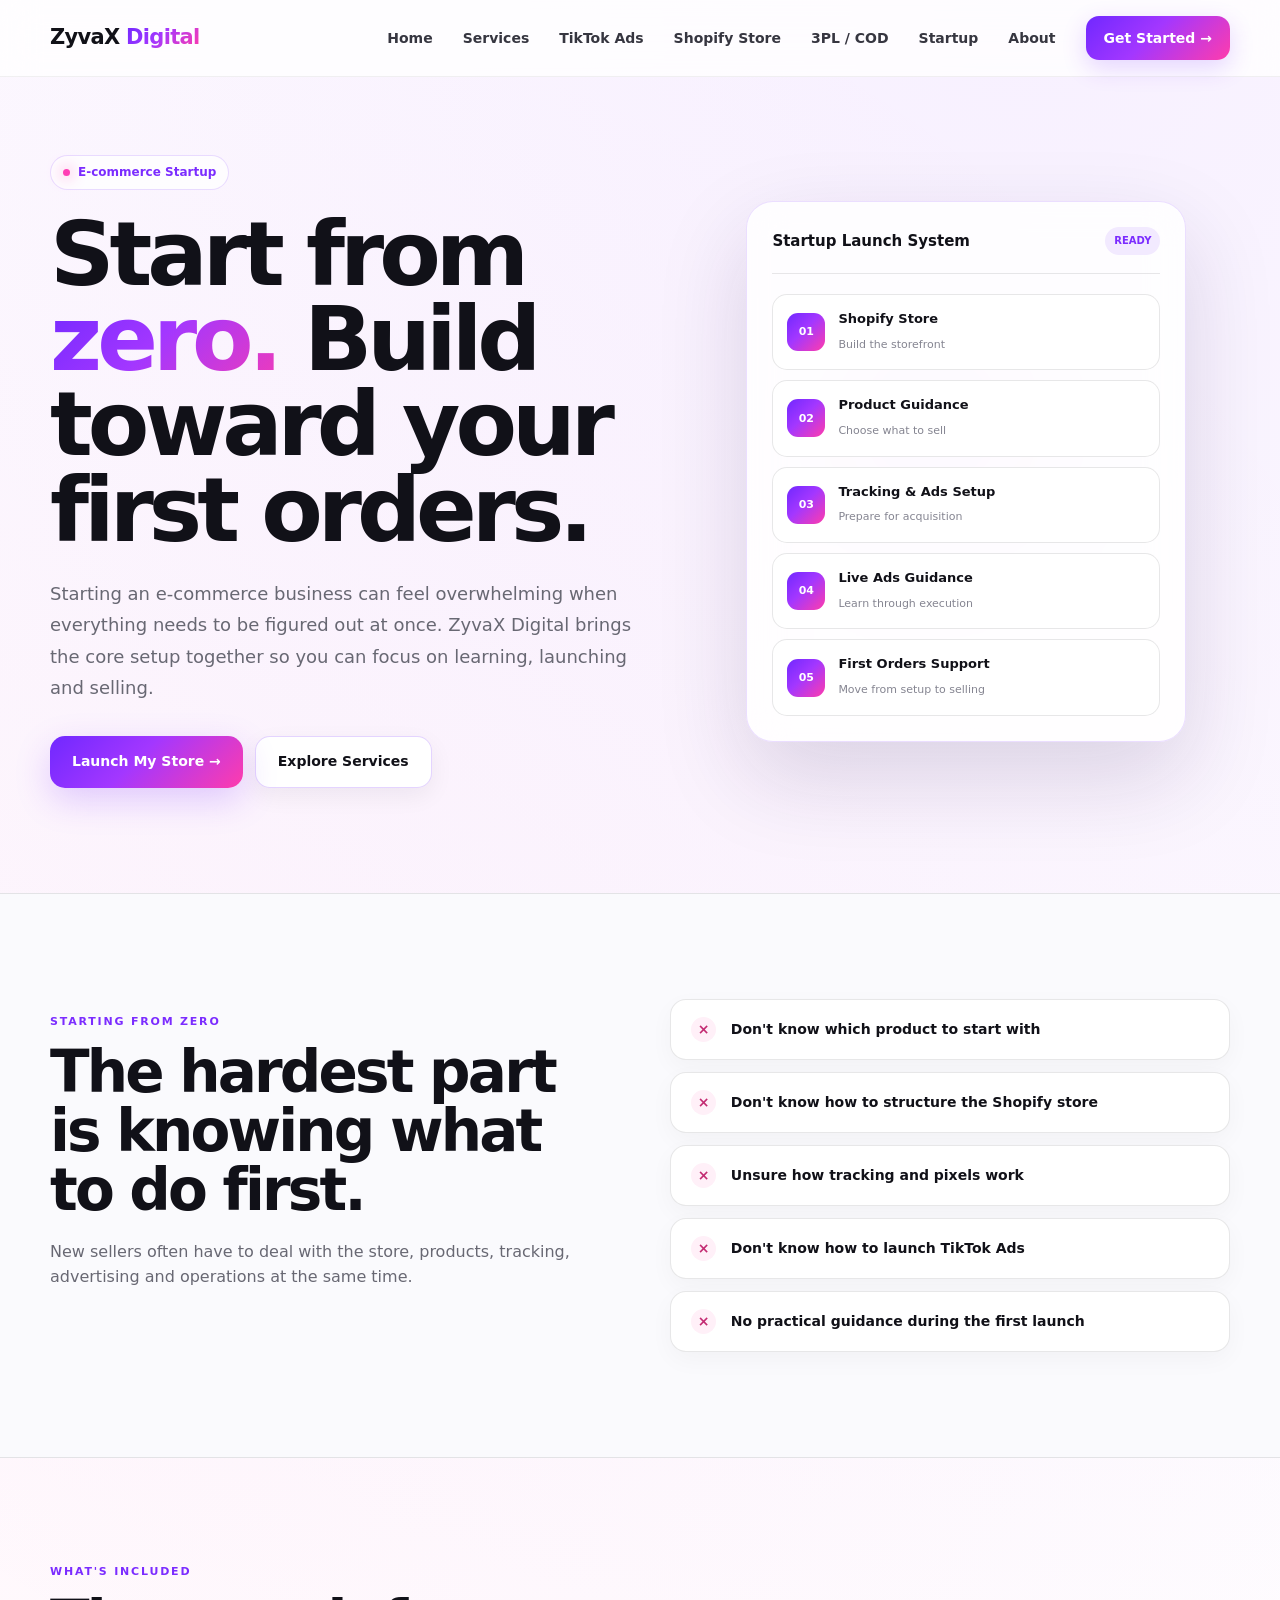
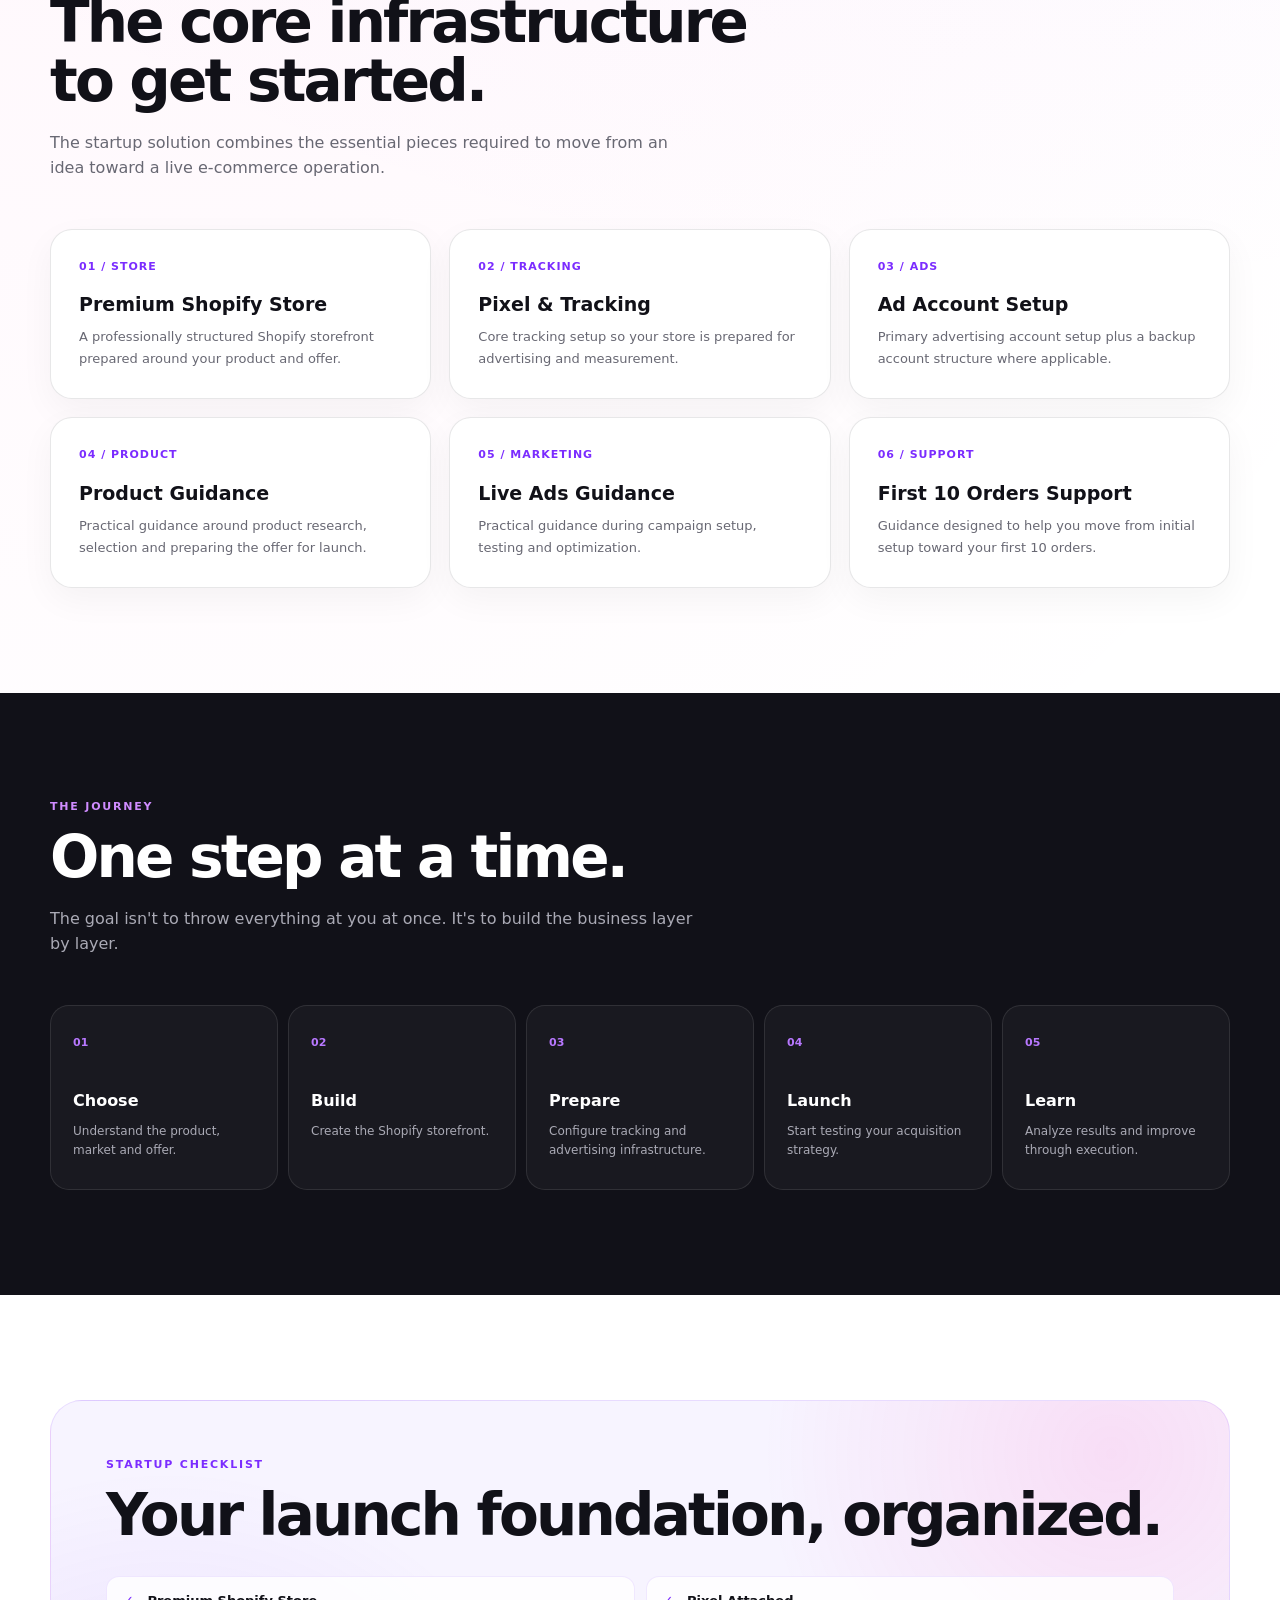
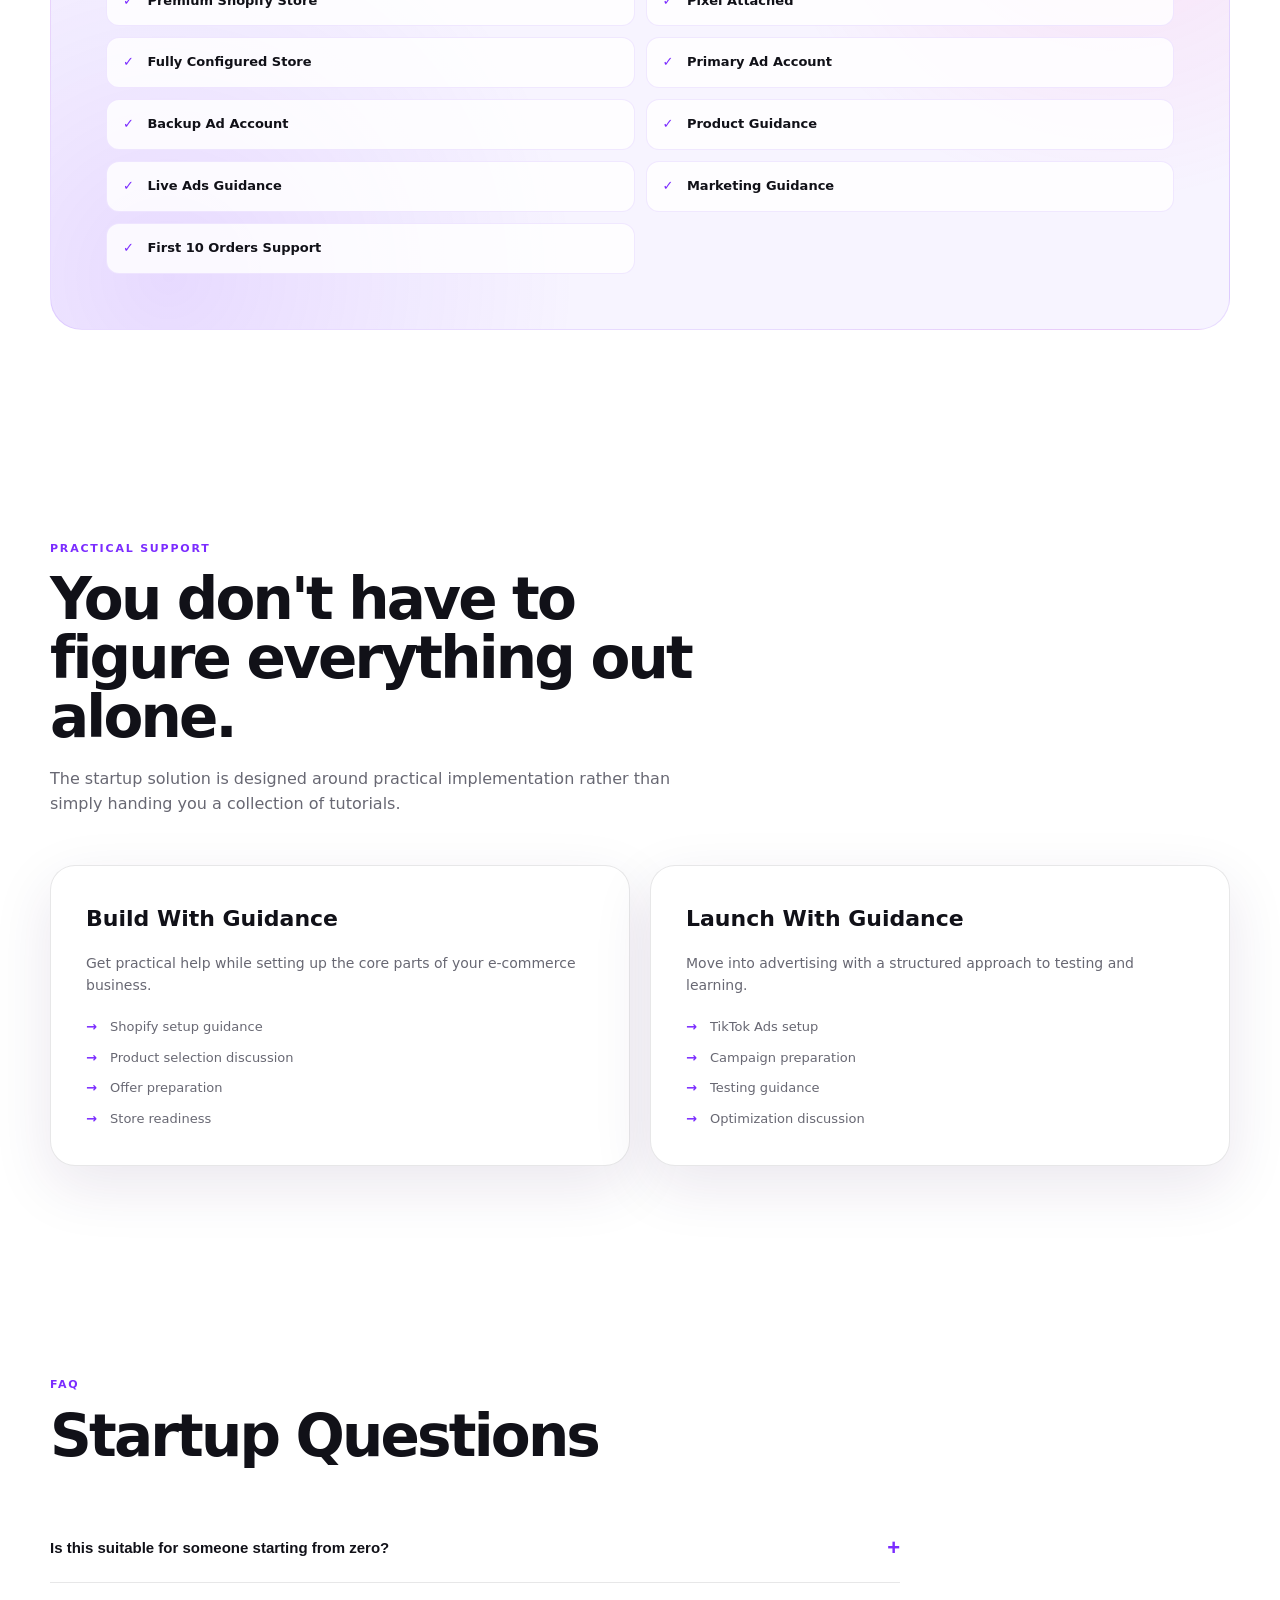
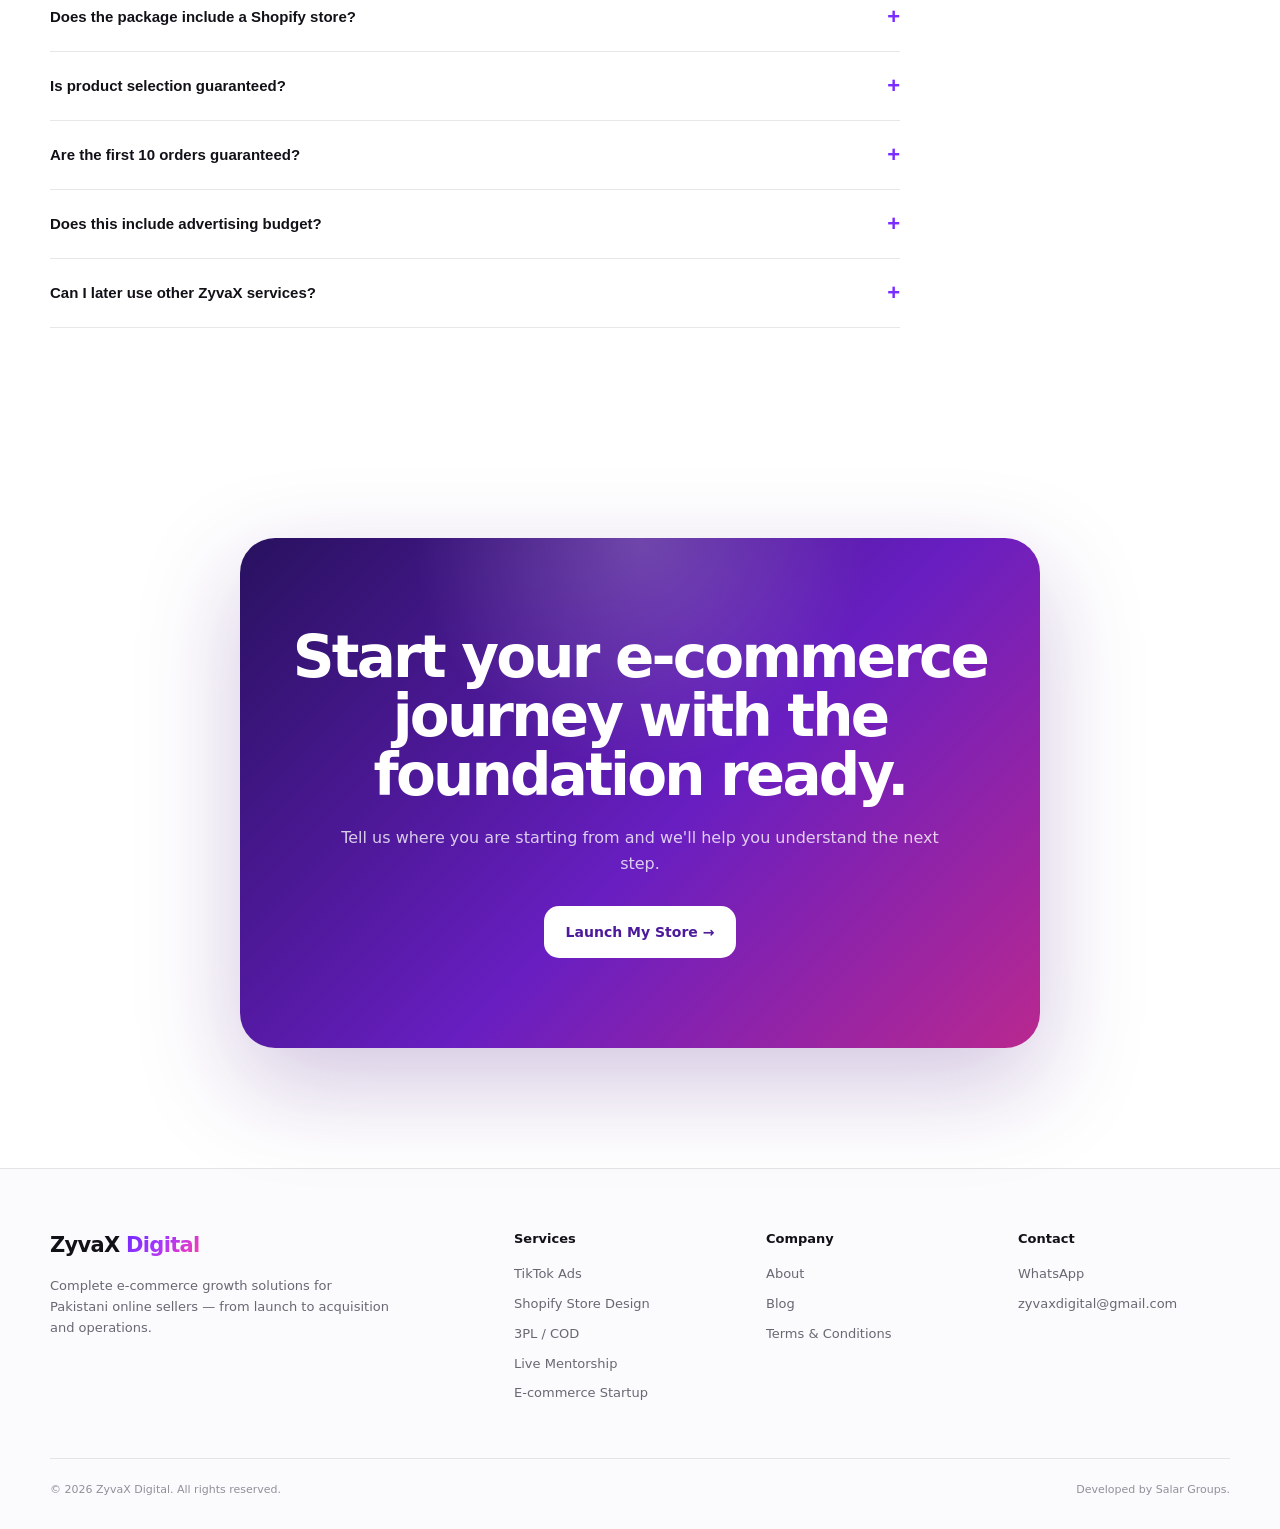
<file: services/ecommerce-startup.html>
<!DOCTYPE html>
<html lang="en">
<head>
  <meta charset="UTF-8">

  <meta name="viewport" content="width=device-width, initial-scale=1.0">

  <title>E-commerce Startup Pakistan | ZyvaX Digital</title>

  <meta name="description"
        content="Launch your e-commerce business from zero with ZyvaX Digital. Get a Shopify store, product guidance, tracking setup, ad account setup and live marketing guidance.">

  <meta name="robots" content="index, follow">

  <link rel="canonical"
        href="https://www.zyvaxdigital.com/services/ecommerce-startup.html">

  <meta property="og:title"
        content="E-commerce Startup Pakistan | ZyvaX Digital">

  <meta property="og:description"
        content="Everything you need to start your e-commerce business from zero.">

  <meta property="og:type"
        content="website">

  <meta property="og:url"
        content="https://www.zyvaxdigital.com/services/ecommerce-startup.html">

  <link rel="stylesheet" href="../css/style.css">

  <style>

    /* =========================================================
       STARTUP PAGE
       ========================================================= */

    .startup-hero {
      padding: 155px 0 105px;
    }

    .startup-hero-grid {
      display: grid;
      grid-template-columns: 1.05fr .95fr;
      gap: 70px;
      align-items: center;
    }

    .startup-hero h1 {
      max-width: 820px;
    }

    .startup-copy {
      max-width: 650px;
      margin-top: 25px;
      color: var(--muted);
      font-size: 18px;
      line-height: 1.75;
    }

    .startup-buttons {
      display: flex;
      gap: 12px;
      flex-wrap: wrap;
      margin-top: 32px;
    }

    /* =========================================================
       STARTUP VISUAL
       ========================================================= */

    .startup-visual {
      min-height: 480px;
      display: grid;
      place-items: center;
      position: relative;
    }

    .startup-panel {
      width: min(100%, 440px);
      padding: 25px;
      border-radius: 27px;
      background: rgba(255,255,255,.86);
      border: 1px solid rgba(123,44,255,.15);
      box-shadow: 0 35px 90px rgba(40,20,80,.15);
      backdrop-filter: blur(18px);
      position: relative;
      z-index: 2;
    }

    .startup-panel-top {
      display: flex;
      justify-content: space-between;
      align-items: center;
      padding-bottom: 18px;
      border-bottom: 1px solid var(--border);
    }

    .startup-panel-title {
      font-weight: 900;
      font-size: 15px;
    }

    .status {
      padding: 6px 9px;
      border-radius: 999px;
      background: #f2eaff;
      color: var(--purple);
      font-size: 10px;
      font-weight: 900;
    }

    .startup-flow {
      display: grid;
      gap: 10px;
      margin-top: 20px;
    }

    .startup-step {
      display: flex;
      align-items: center;
      gap: 13px;
      padding: 14px;
      background: white;
      border: 1px solid var(--border);
      border-radius: 15px;
    }

    .startup-step-number {
      width: 38px;
      height: 38px;
      flex-shrink: 0;
      display: grid;
      place-items: center;
      border-radius: 11px;
      background: var(--gradient);
      color: white;
      font-size: 11px;
      font-weight: 900;
    }

    .startup-step strong {
      display: block;
      font-size: 13px;
    }

    .startup-step small {
      color: #858591;
      font-size: 11px;
    }

    .startup-orb {
      position: absolute;
      width: 340px;
      height: 340px;
      border-radius: 50%;
      background:
        radial-gradient(
          circle at 40% 35%,
          rgba(157,66,255,.20),
          rgba(255,62,181,.08),
          transparent 70%
        );
      animation: float 7s ease-in-out infinite;
    }

    /* =========================================================
       PROBLEM
       ========================================================= */

    .startup-problem {
      background: #fafafd;
      border-top: 1px solid var(--border);
      border-bottom: 1px solid var(--border);
    }

    .problem-grid-startup {
      display: grid;
      grid-template-columns: 1fr 1fr;
      gap: 60px;
      align-items: center;
    }

    .problem-points {
      display: grid;
      gap: 12px;
    }

    .problem-point {
      padding: 17px 20px;
      background: white;
      border: 1px solid var(--border);
      border-radius: 16px;
      box-shadow: 0 8px 25px rgba(20,20,30,.035);
      font-size: 14px;
      font-weight: 650;
    }

    .problem-point::before {
      content: "×";
      display: inline-grid;
      place-items: center;
      width: 25px;
      height: 25px;
      margin-right: 10px;
      border-radius: 50%;
      color: #c32b72;
      background: #fff0f8;
      font-weight: 900;
    }

    /* =========================================================
       INCLUDED
       ========================================================= */

    .included-grid-startup {
      display: grid;
      grid-template-columns: repeat(3,1fr);
      gap: 18px;
    }

    .included-card-startup {
      padding: 28px;
      border: 1px solid var(--border);
      border-radius: 22px;
      background: white;
      box-shadow: 0 12px 35px rgba(20,20,30,.045);
      transition: .3s;
    }

    .included-card-startup:hover {
      transform: translateY(-5px);
      box-shadow: 0 22px 50px rgba(40,20,80,.09);
    }

    .included-number {
      color: var(--purple);
      font-size: 11px;
      font-weight: 900;
      letter-spacing: 1px;
    }

    .included-card-startup h3 {
      margin-top: 18px;
      font-size: 19px;
      line-height: 1.2;
    }

    .included-card-startup p {
      margin-top: 10px;
      color: var(--muted);
      font-size: 13px;
      line-height: 1.7;
    }

    /* =========================================================
       JOURNEY
       ========================================================= */

    .journey {
      background: #111118;
      color: white;
      overflow: hidden;
    }

    .journey .section-label {
      color: #d08cff;
    }

    .journey .section-head p {
      color: #aaaab5;
    }

    .journey-grid {
      display: grid;
      grid-template-columns: repeat(5,1fr);
      gap: 10px;
    }

    .journey-card {
      min-height: 185px;
      padding: 22px;
      border: 1px solid rgba(255,255,255,.10);
      border-radius: 19px;
      background: rgba(255,255,255,.035);
      transition: .3s;
    }

    .journey-card:hover {
      transform: translateY(-5px);
      background: rgba(157,66,255,.10);
      border-color: rgba(157,66,255,.35);
    }

    .journey-card span {
      color: #b878ff;
      font-size: 11px;
      font-weight: 900;
    }

    .journey-card h3 {
      margin-top: 35px;
      font-size: 16px;
    }

    .journey-card p {
      margin-top: 8px;
      color: #aaaab5;
      font-size: 12px;
    }

    /* =========================================================
       CHECKLIST
       ========================================================= */

    .checklist-box {
      padding: 55px;
      border-radius: 32px;
      background:
        radial-gradient(
          circle at 90% 10%,
          rgba(255,62,181,.12),
          transparent 30%
        ),
        radial-gradient(
          circle at 10% 90%,
          rgba(123,44,255,.13),
          transparent 35%
        ),
        #f7f4ff;
      border: 1px solid rgba(123,44,255,.12);
    }

    .checklist {
      display: grid;
      grid-template-columns: 1fr 1fr;
      gap: 11px;
      margin-top: 30px;
    }

    .checklist-item {
      padding: 14px 16px;
      background: rgba(255,255,255,.82);
      border: 1px solid rgba(123,44,255,.10);
      border-radius: 13px;
      font-size: 13px;
      font-weight: 700;
    }

    .checklist-item::before {
      content: "✓";
      color: var(--purple);
      margin-right: 9px;
      font-weight: 900;
    }

    /* =========================================================
       SUPPORT
       ========================================================= */

    .support-grid {
      display: grid;
      grid-template-columns: 1fr 1fr;
      gap: 20px;
    }

    .support-card {
      padding: 35px;
      border: 1px solid var(--border);
      border-radius: 25px;
      background: white;
      box-shadow: var(--shadow);
    }

    .support-card h3 {
      font-size: 22px;
      margin-bottom: 16px;
    }

    .support-card p {
      color: var(--muted);
      font-size: 14px;
    }

    .support-card ul {
      list-style: none;
      margin-top: 20px;
      display: grid;
      gap: 10px;
    }

    .support-card li {
      color: var(--muted);
      font-size: 13px;
    }

    .support-card li::before {
      content: "→";
      color: var(--purple);
      margin-right: 9px;
      font-weight: 900;
    }

    /* =========================================================
       CTA
       ========================================================= */

    .startup-offer {
      max-width: 800px;
      margin: auto;
      text-align: center;
    }

    @media(max-width:950px) {

      .startup-hero-grid,
      .problem-grid-startup {
        grid-template-columns: 1fr;
      }

      .included-grid-startup {
        grid-template-columns: 1fr 1fr;
      }

      .journey-grid {
        grid-template-columns: repeat(3,1fr);
      }
    }

    @media(max-width:650px) {

      .startup-hero {
        padding-top: 125px;
      }

      .startup-copy {
        font-size: 16px;
      }

      .startup-buttons {
        flex-direction: column;
      }

      .startup-buttons .btn {
        width: 100%;
      }

      .included-grid-startup,
      .support-grid,
      .checklist {
        grid-template-columns: 1fr;
      }

      .journey-grid {
        grid-template-columns: 1fr 1fr;
      }

      .checklist-box {
        padding: 30px 20px;
      }
    }

  </style>

  <script type="application/ld+json">
  {
    "@context": "https://schema.org",
    "@type": "Service",
    "name": "E-commerce Startup",
    "provider": {
      "@type": "Organization",
      "name": "ZyvaX Digital",
      "url": "https://www.zyvaxdigital.com/"
    },
    "description": "E-commerce startup setup including Shopify store, product guidance, tracking, advertising setup and live marketing guidance."
  }
  </script>

</head>

<body>

<header>

  <div class="container nav">

    <a href="../index.html" class="logo">
      ZyvaX <span>Digital</span>
    </a>

    <nav class="nav-links" id="navMenu">

      <a href="../index.html">Home</a>

      <a href="../index.html#services">Services</a>

      <a href="tiktok-ads.html">TikTok Ads</a>

      <a href="shopify-store-design.html">Shopify Store</a>

      <a href="cod-3pl.html">3PL / COD</a>

      <a href="ecommerce-startup.html">Startup</a>

      <a href="../about.html">About</a>

      <a href="../index.html#contact" class="nav-cta">
        Get Started →
      </a>

    </nav>

    <button
      class="menu-btn"
      id="menuBtn"
      aria-label="Open navigation">
      ☰
    </button>

  </div>

</header>


<main>


<!-- =========================================================
     HERO
     ========================================================= -->

<section class="startup-hero">

  <div class="container startup-hero-grid">

    <div class="reveal">

      <div class="eyebrow">
        E-commerce Startup
      </div>

      <h1>
        Start from
        <span class="gradient-text">
          zero.
        </span>
        Build toward your first orders.
      </h1>

      <p class="startup-copy">
        Starting an e-commerce business can feel overwhelming
        when everything needs to be figured out at once.
        ZyvaX Digital brings the core setup together so you can
        focus on learning, launching and selling.
      </p>

      <div class="startup-buttons">

        <a
          href="https://forms.google.com/"
          target="_blank"
          class="btn btn-primary">
          Launch My Store →
        </a>

        <a
          href="../index.html#services"
          class="btn btn-secondary">
          Explore Services
        </a>

      </div>

    </div>


    <div class="startup-visual reveal">

      <div class="startup-orb"></div>

      <div class="startup-panel">

        <div class="startup-panel-top">

          <div class="startup-panel-title">
            Startup Launch System
          </div>

          <div class="status">
            READY
          </div>

        </div>


        <div class="startup-flow">

          <div class="startup-step">

            <div class="startup-step-number">
              01
            </div>

            <div>
              <strong>Shopify Store</strong>
              <small>Build the storefront</small>
            </div>

          </div>


          <div class="startup-step">

            <div class="startup-step-number">
              02
            </div>

            <div>
              <strong>Product Guidance</strong>
              <small>Choose what to sell</small>
            </div>

          </div>


          <div class="startup-step">

            <div class="startup-step-number">
              03
            </div>

            <div>
              <strong>Tracking & Ads Setup</strong>
              <small>Prepare for acquisition</small>
            </div>

          </div>


          <div class="startup-step">

            <div class="startup-step-number">
              04
            </div>

            <div>
              <strong>Live Ads Guidance</strong>
              <small>Learn through execution</small>
            </div>

          </div>


          <div class="startup-step">

            <div class="startup-step-number">
              05
            </div>

            <div>
              <strong>First Orders Support</strong>
              <small>Move from setup to selling</small>
            </div>

          </div>

        </div>

      </div>

    </div>

  </div>

</section>


<!-- =========================================================
     PROBLEM
     ========================================================= -->

<section class="startup-problem">

  <div class="container problem-grid-startup">

    <div class="section-head reveal">

      <div class="section-label">
        Starting From Zero
      </div>

      <h2>
        The hardest part is knowing what to do first.
      </h2>

      <p>
        New sellers often have to deal with the store,
        products, tracking, advertising and operations
        at the same time.
      </p>

    </div>


    <div class="problem-points reveal">

      <div class="problem-point">
        Don't know which product to start with
      </div>

      <div class="problem-point">
        Don't know how to structure the Shopify store
      </div>

      <div class="problem-point">
        Unsure how tracking and pixels work
      </div>

      <div class="problem-point">
        Don't know how to launch TikTok Ads
      </div>

      <div class="problem-point">
        No practical guidance during the first launch
      </div>

    </div>

  </div>

</section>


<!-- =========================================================
     WHAT'S INCLUDED
     ========================================================= -->

<section>

  <div class="container">

    <div class="section-head reveal">

      <div class="section-label">
        What's Included
      </div>

      <h2>
        The core infrastructure
        to get started.
      </h2>

      <p>
        The startup solution combines the essential pieces
        required to move from an idea toward a live
        e-commerce operation.
      </p>

    </div>


    <div class="included-grid-startup">

      <article class="included-card-startup reveal">

        <div class="included-number">
          01 / STORE
        </div>

        <h3>
          Premium Shopify Store
        </h3>

        <p>
          A professionally structured Shopify storefront
          prepared around your product and offer.
        </p>

      </article>


      <article class="included-card-startup reveal">

        <div class="included-number">
          02 / TRACKING
        </div>

        <h3>
          Pixel & Tracking
        </h3>

        <p>
          Core tracking setup so your store is prepared
          for advertising and measurement.
        </p>

      </article>


      <article class="included-card-startup reveal">

        <div class="included-number">
          03 / ADS
        </div>

        <h3>
          Ad Account Setup
        </h3>

        <p>
          Primary advertising account setup plus a backup
          account structure where applicable.
        </p>

      </article>


      <article class="included-card-startup reveal">

        <div class="included-number">
          04 / PRODUCT
        </div>

        <h3>
          Product Guidance
        </h3>

        <p>
          Practical guidance around product research,
          selection and preparing the offer for launch.
        </p>

      </article>


      <article class="included-card-startup reveal">

        <div class="included-number">
          05 / MARKETING
        </div>

        <h3>
          Live Ads Guidance
        </h3>

        <p>
          Practical guidance during campaign setup,
          testing and optimization.
        </p>

      </article>


      <article class="included-card-startup reveal">

        <div class="included-number">
          06 / SUPPORT
        </div>

        <h3>
          First 10 Orders Support
        </h3>

        <p>
          Guidance designed to help you move from initial
          setup toward your first 10 orders.
        </p>

      </article>

    </div>

  </div>

</section>


<!-- =========================================================
     JOURNEY
     ========================================================= -->

<section class="journey">

  <div class="container">

    <div class="section-head reveal">

      <div class="section-label">
        The Journey
      </div>

      <h2>
        One step at a time.
      </h2>

      <p>
        The goal isn't to throw everything at you at once.
        It's to build the business layer by layer.
      </p>

    </div>


    <div class="journey-grid">

      <article class="journey-card reveal">

        <span>01</span>

        <h3>
          Choose
        </h3>

        <p>
          Understand the product,
          market and offer.
        </p>

      </article>


      <article class="journey-card reveal">

        <span>02</span>

        <h3>
          Build
        </h3>

        <p>
          Create the Shopify
          storefront.
        </p>

      </article>


      <article class="journey-card reveal">

        <span>03</span>

        <h3>
          Prepare
        </h3>

        <p>
          Configure tracking and
          advertising infrastructure.
        </p>

      </article>


      <article class="journey-card reveal">

        <span>04</span>

        <h3>
          Launch
        </h3>

        <p>
          Start testing your
          acquisition strategy.
        </p>

      </article>


      <article class="journey-card reveal">

        <span>05</span>

        <h3>
          Learn
        </h3>

        <p>
          Analyze results and
          improve through execution.
        </p>

      </article>

    </div>

  </div>

</section>


<!-- =========================================================
     CHECKLIST
     ========================================================= -->

<section>

  <div class="container">

    <div class="checklist-box reveal">

      <div class="section-label">
        Startup Checklist
      </div>

      <h2>
        Your launch foundation,
        organized.
      </h2>

      <div class="checklist">

        <div class="checklist-item">
          Premium Shopify Store
        </div>

        <div class="checklist-item">
          Pixel Attached
        </div>

        <div class="checklist-item">
          Fully Configured Store
        </div>

        <div class="checklist-item">
          Primary Ad Account
        </div>

        <div class="checklist-item">
          Backup Ad Account
        </div>

        <div class="checklist-item">
          Product Guidance
        </div>

        <div class="checklist-item">
          Live Ads Guidance
        </div>

        <div class="checklist-item">
          Marketing Guidance
        </div>

        <div class="checklist-item">
          First 10 Orders Support
        </div>

      </div>

    </div>

  </div>

</section>


<!-- =========================================================
     LIVE SUPPORT
     ========================================================= -->

<section>

  <div class="container">

    <div class="section-head reveal">

      <div class="section-label">
        Practical Support
      </div>

      <h2>
        You don't have to figure
        everything out alone.
      </h2>

      <p>
        The startup solution is designed around practical
        implementation rather than simply handing you
        a collection of tutorials.
      </p>

    </div>


    <div class="support-grid">

      <article class="support-card reveal">

        <h3>
          Build With Guidance
        </h3>

        <p>
          Get practical help while setting up the core
          parts of your e-commerce business.
        </p>

        <ul>

          <li>
            Shopify setup guidance
          </li>

          <li>
            Product selection discussion
          </li>

          <li>
            Offer preparation
          </li>

          <li>
            Store readiness
          </li>

        </ul>

      </article>


      <article class="support-card reveal">

        <h3>
          Launch With Guidance
        </h3>

        <p>
          Move into advertising with a structured approach
          to testing and learning.
        </p>

        <ul>

          <li>
            TikTok Ads setup
          </li>

          <li>
            Campaign preparation
          </li>

          <li>
            Testing guidance
          </li>

          <li>
            Optimization discussion
          </li>

        </ul>

      </article>

    </div>

  </div>

</section>


<!-- =========================================================
     FAQ
     ========================================================= -->

<section>

  <div class="container">

    <div class="section-head reveal">

      <div class="section-label">
        FAQ
      </div>

      <h2>
        Startup Questions
      </h2>

    </div>


    <div class="faq">

      <div class="faq-item reveal">

        <button class="faq-question">
          Is this suitable for someone starting from zero?
          <span>+</span>
        </button>

        <div class="faq-answer">

          <p>
            Yes. The service is specifically structured for
            sellers who are starting their e-commerce journey
            and need the core setup plus practical guidance.
          </p>

        </div>

      </div>


      <div class="faq-item reveal">

        <button class="faq-question">
          Does the package include a Shopify store?
          <span>+</span>
        </button>

        <div class="faq-answer">

          <p>
            Yes. The startup setup includes a premium Shopify
            storefront as part of the core launch infrastructure.
          </p>

        </div>

      </div>


      <div class="faq-item reveal">

        <button class="faq-question">
          Is product selection guaranteed?
          <span>+</span>
        </button>

        <div class="faq-answer">

          <p>
            Product guidance is provided, but no product can
            be guaranteed to succeed. Results depend on the
            product, offer, creative, advertising budget,
            competition and market response.
          </p>

        </div>

      </div>


      <div class="faq-item reveal">

        <button class="faq-question">
          Are the first 10 orders guaranteed?
          <span>+</span>
        </button>

        <div class="faq-answer">

          <p>
            The service provides support toward the first
            10 orders. Order volume cannot be guaranteed because
            performance depends on multiple market and
            advertising factors.
          </p>

        </div>

      </div>


      <div class="faq-item reveal">

        <button class="faq-question">
          Does this include advertising budget?
          <span>+</span>
        </button>

        <div class="faq-answer">

          <p>
            Advertising spend is separate unless specifically
            stated in your finalized service terms.
          </p>

        </div>

      </div>


      <div class="faq-item reveal">

        <button class="faq-question">
          Can I later use other ZyvaX services?
          <span>+</span>
        </button>

        <div class="faq-answer">

          <p>
            Yes. After launch, you can use individual services
            such as TikTok Ads marketing, Shopify development
            or 3PL/COD operations according to your business needs.
          </p>

        </div>

      </div>

    </div>

  </div>

</section>


<!-- =========================================================
     FINAL CTA
     ========================================================= -->

<section class="final-cta">

  <div class="container">

    <div class="cta-box reveal startup-offer">

      <h2>
        Start your e-commerce journey
        with the foundation ready.
      </h2>

      <p>
        Tell us where you are starting from and we'll
        help you understand the next step.
      </p>

      <a
        href="https://forms.google.com/"
        target="_blank"
        class="btn">
        Launch My Store →
      </a>

    </div>

  </div>

</section>

</main>


<!-- =========================================================
     FOOTER
     ========================================================= -->

<footer>

  <div class="container">

    <div class="footer-grid">

      <div class="footer-brand">

        <a href="../index.html" class="logo">
          ZyvaX <span>Digital</span>
        </a>

        <p>
          Complete e-commerce growth solutions for Pakistani
          online sellers — from launch to acquisition and operations.
        </p>

      </div>


      <div class="footer-col">

        <h4>
          Services
        </h4>

        <a href="tiktok-ads.html">
          TikTok Ads
        </a>

        <a href="shopify-store-design.html">
          Shopify Store Design
        </a>

        <a href="cod-3pl.html">
          3PL / COD
        </a>

        <a href="live-mentorship.html">
          Live Mentorship
        </a>

        <a href="ecommerce-startup.html">
          E-commerce Startup
        </a>

      </div>


      <div class="footer-col">

        <h4>
          Company
        </h4>

        <a href="../about.html">
          About
        </a>

        <a href="../blog/index.html">
          Blog
        </a>

        <a href="../terms.html">
          Terms & Conditions
        </a>

      </div>


      <div class="footer-col">

        <h4>
          Contact
        </h4>

        <a
          href="https://wa.me/923000000000"
          target="_blank">
          WhatsApp
        </a>

        <a href="mailto:zyvaxdigital@gmail.com">
          zyvaxdigital@gmail.com
        </a>

      </div>

    </div>


    <div class="copyright">

      <span>
        © 2026 ZyvaX Digital. All rights reserved.
      </span>

      <span>
        Developed by Salar Groups.
      </span>

    </div>

  </div>

</footer>


<script src="../js/main.js"></script>

</body>
</html>
</file>
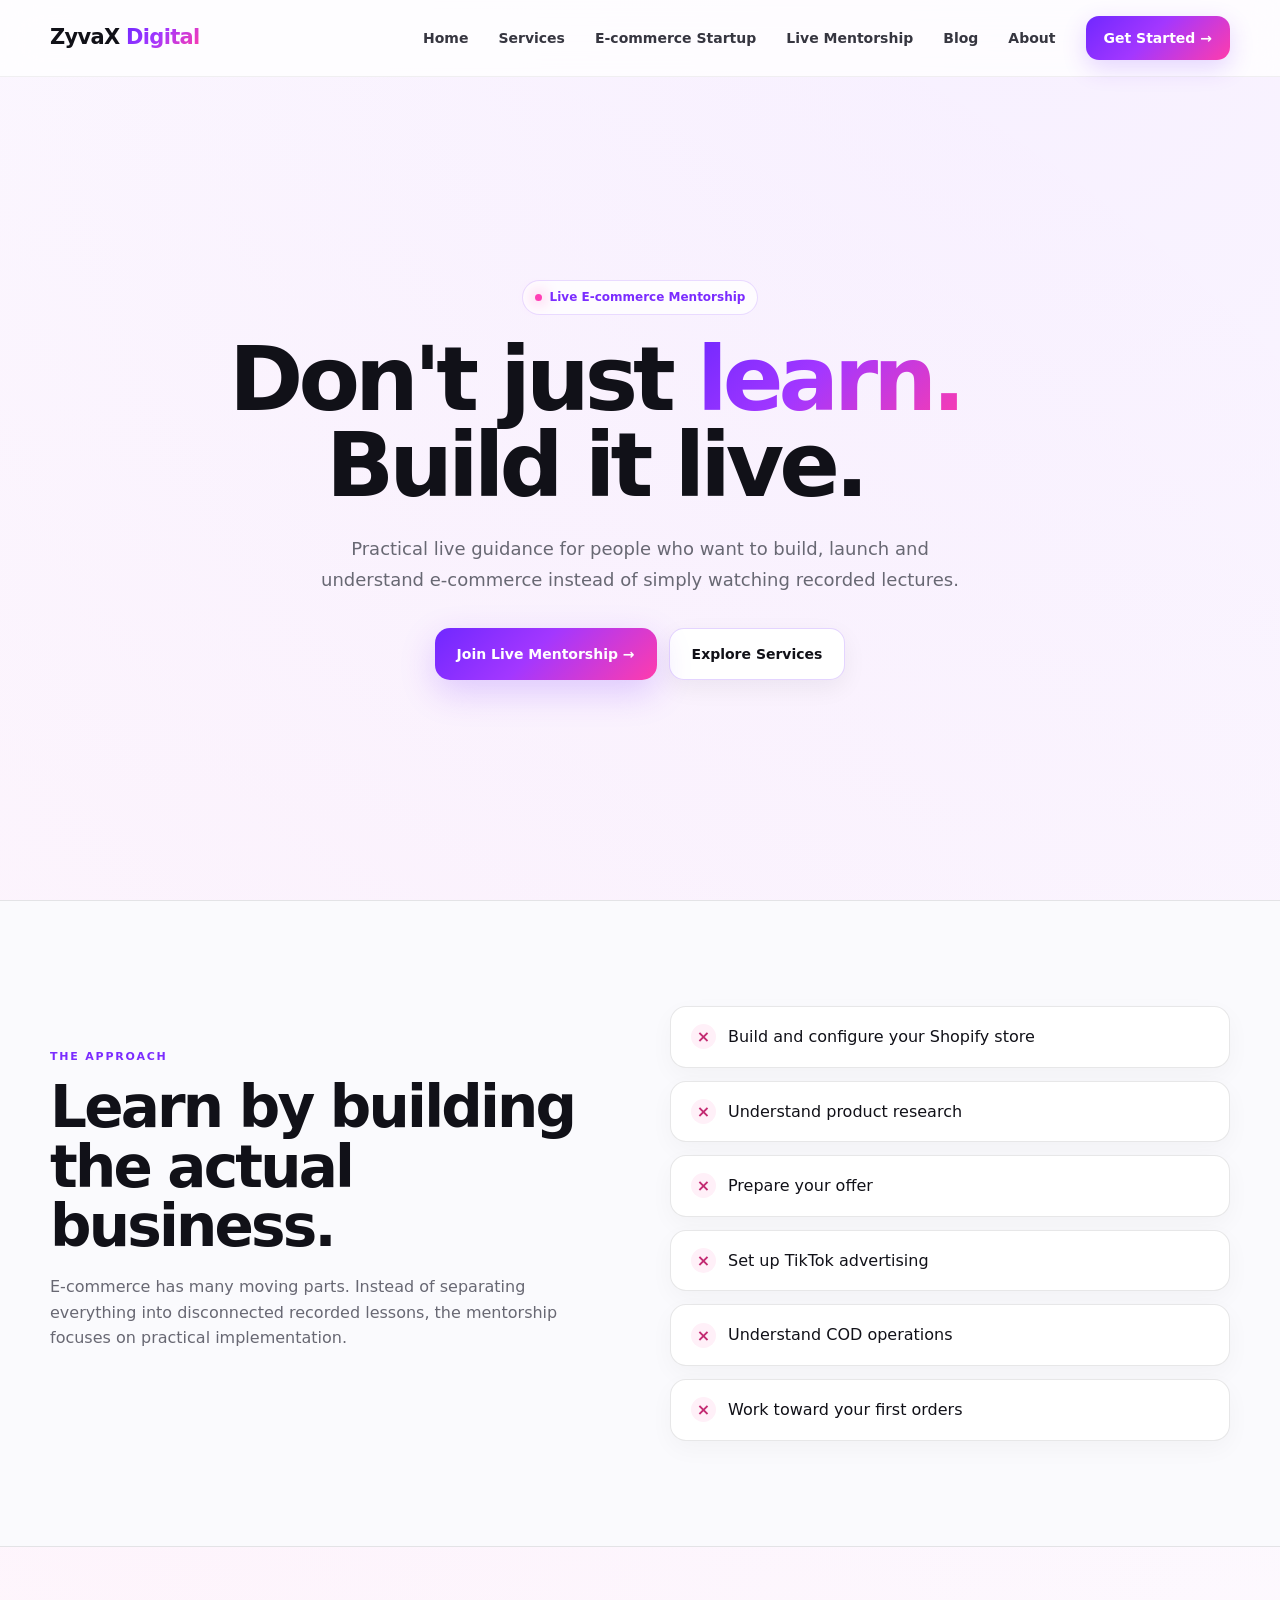
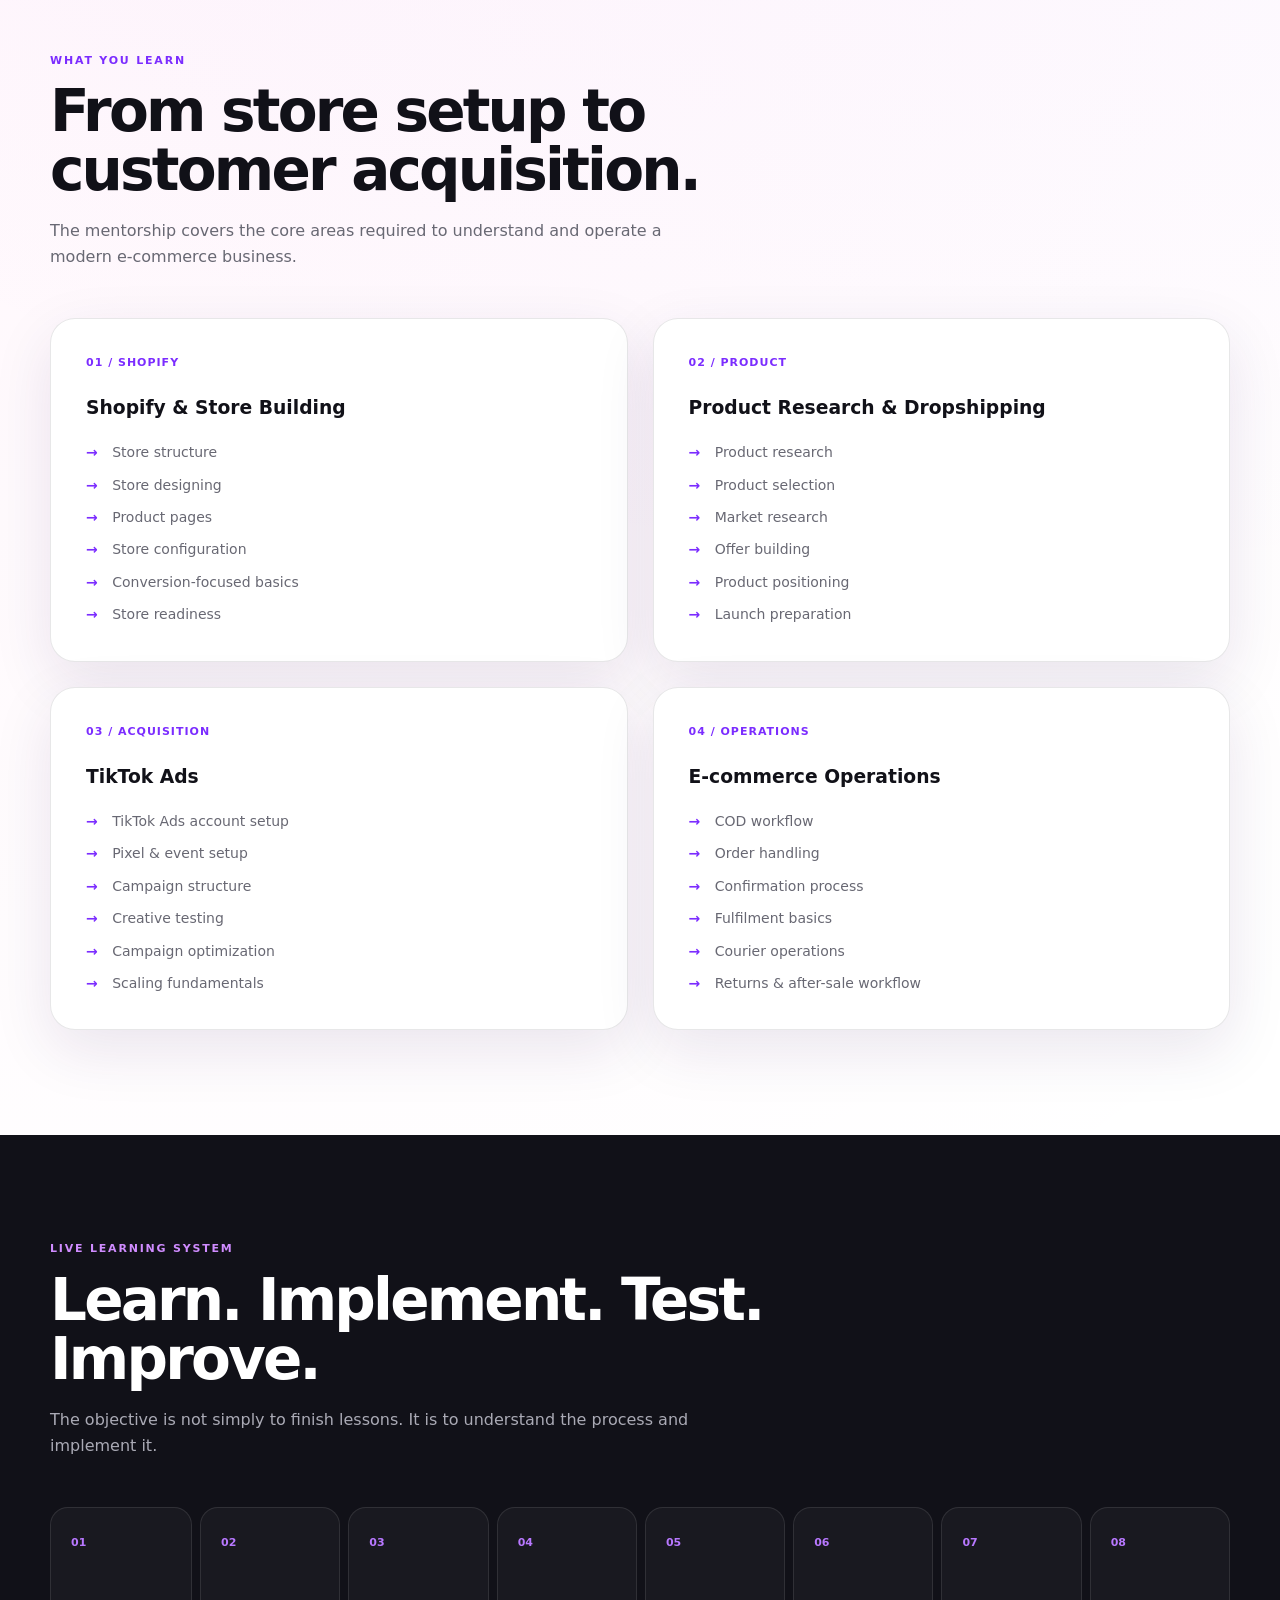
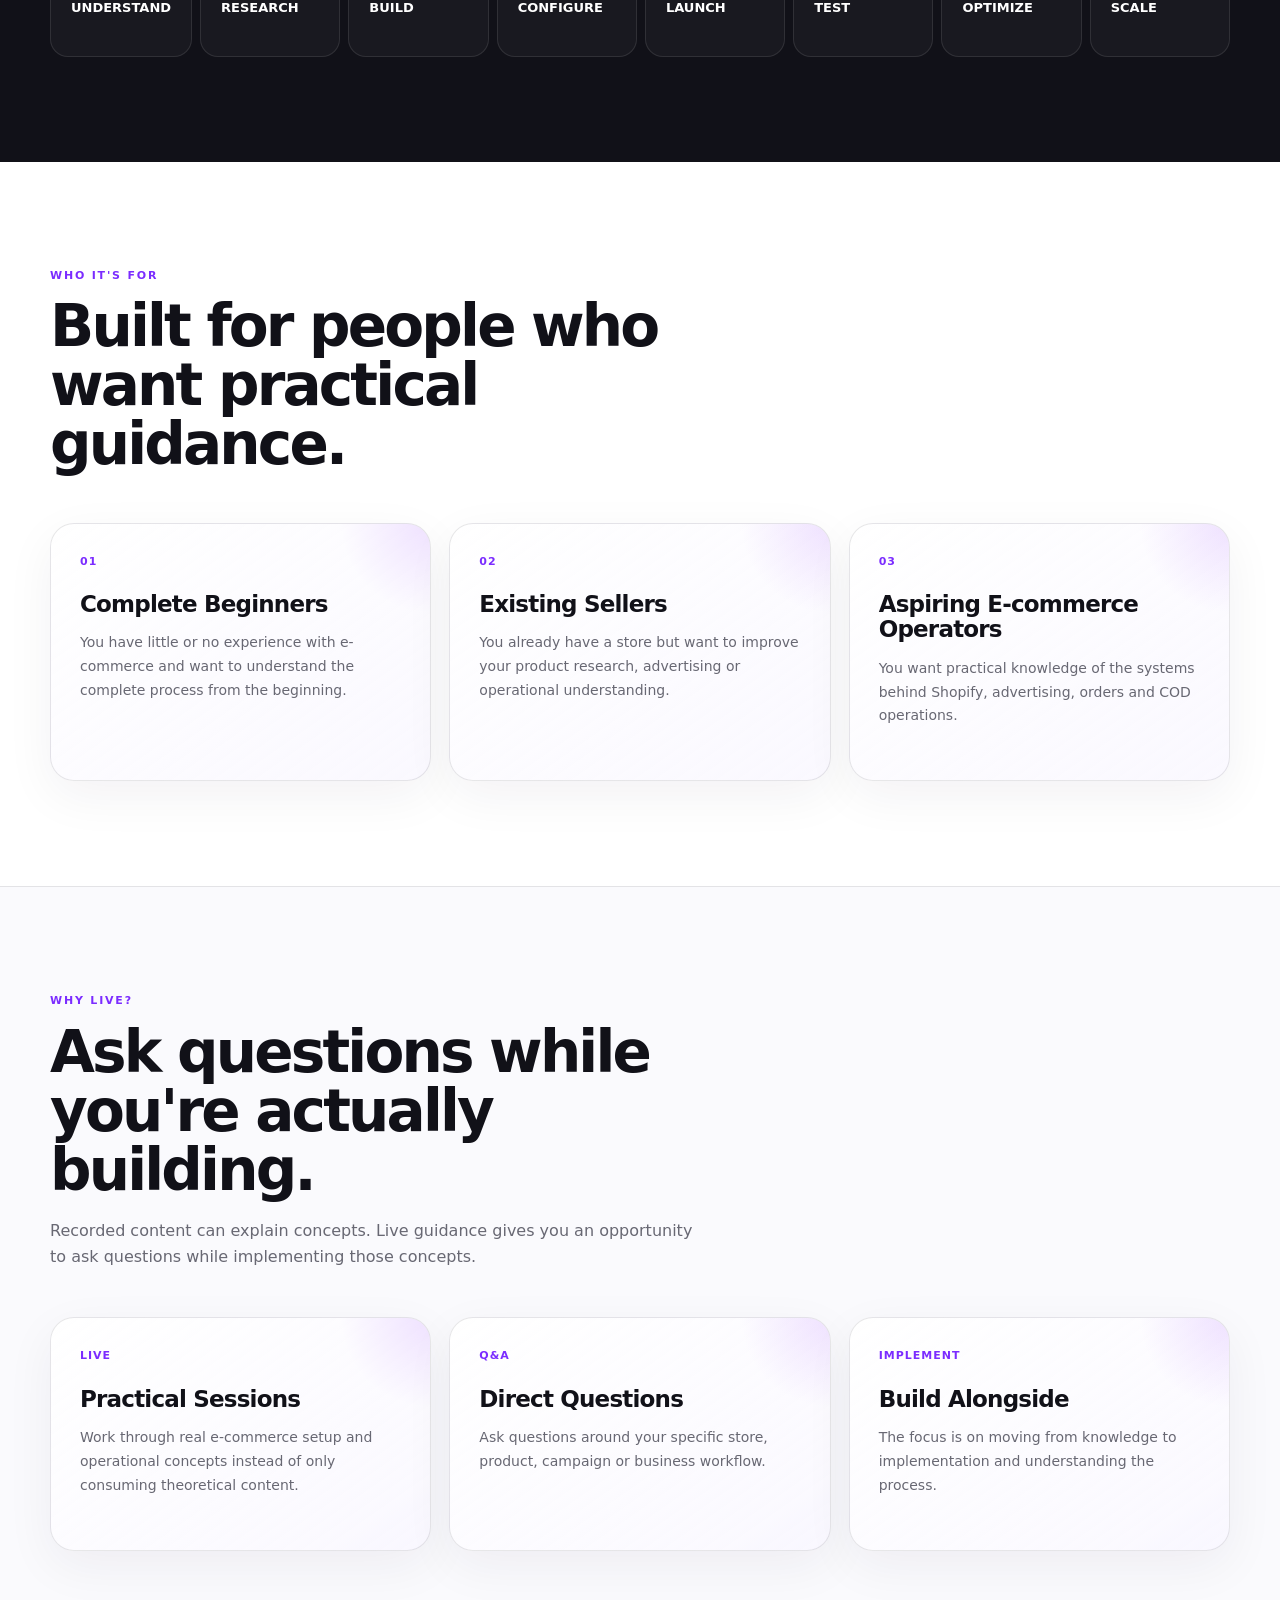
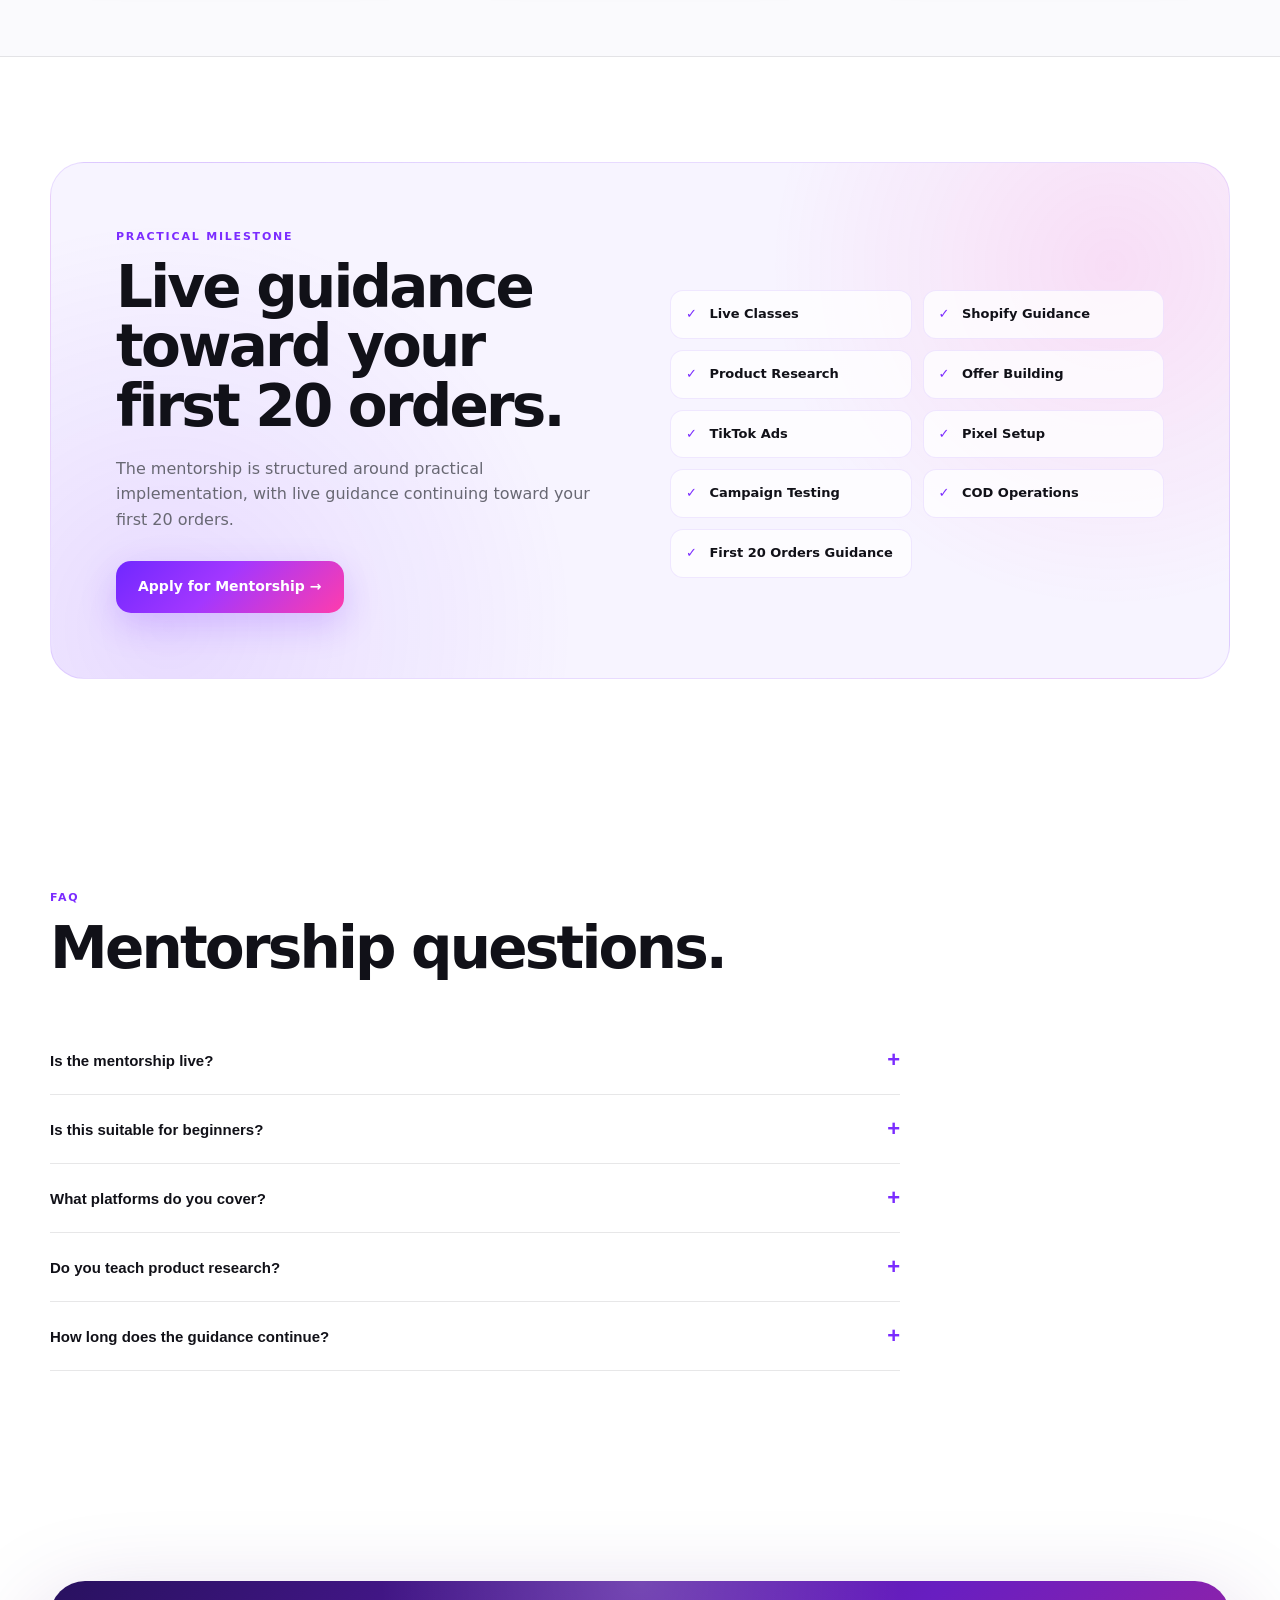
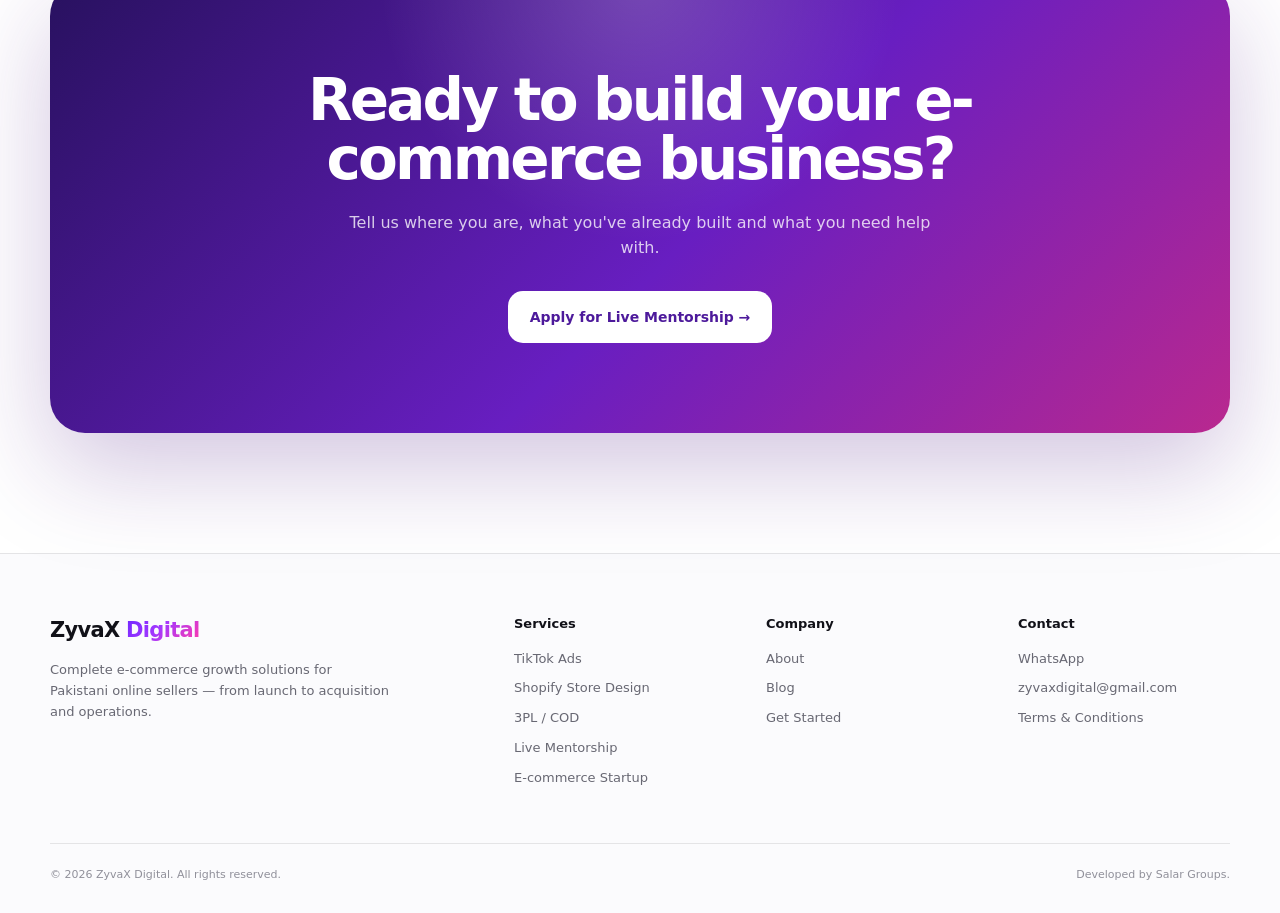
<file: services/live-mentorship.html>
<!DOCTYPE html>
<html lang="en">
<head>
  <meta charset="UTF-8">

  <meta name="viewport" content="width=device-width, initial-scale=1.0">

  <title>Live E-commerce Mentorship Pakistan | ZyvaX Digital</title>

  <meta
    name="description"
    content="Get practical live e-commerce mentorship covering Shopify, product research, TikTok Ads, dropshipping and e-commerce operations in Pakistan."
  >

  <meta name="robots" content="index, follow">

  <link
    rel="canonical"
    href="https://www.zyvaxdigital.com/pages/live-mentorship.html"
  >

  <meta
    property="og:title"
    content="Live E-commerce Mentorship | ZyvaX Digital"
  >

  <meta
    property="og:description"
    content="Build your e-commerce business with practical live mentorship covering Shopify, TikTok Ads, product research and operations."
  >

  <meta
    property="og:type"
    content="website"
  >

  <meta
    property="og:url"
    content="https://www.zyvaxdigital.com/pages/live-mentorship.html"
  >

  <!-- SHARED CSS -->
  <link rel="stylesheet" href="../css/style.css">

</head>

<body>

<!-- =========================================================
     HEADER
     ========================================================= -->

<header>

  <div class="container nav">

    <a href="../index.html" class="logo">
      ZyvaX <span>Digital</span>
    </a>

    <nav class="nav-links" id="navMenu">

      <a href="../index.html">
        Home
      </a>

      <a href="../index.html#services">
        Services
      </a>

      <a href="ecommerce-startup.html">
        E-commerce Startup
      </a>

      <a href="live-mentorship.html">
        Live Mentorship
      </a>

      <a href="../index.html#blog">
        Blog
      </a>

      <a href="../about.html#about">
        About
      </a>

      <a
        href="../index.html#contact"
        class="nav-cta">
        Get Started →
      </a>

    </nav>

    <button
      class="menu-btn"
      id="menuBtn"
      aria-label="Open navigation">
      ☰
    </button>

  </div>

</header>


<!-- =========================================================
     MAIN
     ========================================================= -->

<main>


<!-- =========================================================
     HERO
     ========================================================= -->

<section class="hero">

  <div class="container">

    <div
      class="reveal"
      style="
        max-width:850px;
        margin:auto;
        text-align:center;
      "
    >

      <div class="eyebrow">
        Live E-commerce Mentorship
      </div>

      <h1>

        Don't just
        <span class="gradient-text">
          learn.
        </span>

        Build it live.

      </h1>

      <p
        class="hero-copy"
        style="
          margin-left:auto;
          margin-right:auto;
        "
      >

        Practical live guidance for people who want to build,
        launch and understand e-commerce instead of simply
        watching recorded lectures.

      </p>

      <div
        class="hero-buttons"
        style="
          justify-content:center;
        "
      >

        <a
          href="https://forms.google.com/"
          target="_blank"
          class="btn btn-primary">

          Join Live Mentorship →

        </a>

        <a
          href="../index.html#services"
          class="btn btn-secondary">

          Explore Services

        </a>

      </div>

    </div>

  </div>

</section>


<!-- =========================================================
     INTRO
     ========================================================= -->

<section class="problem">

  <div class="container problem-grid">

    <div class="section-head reveal">

      <div class="section-label">
        The Approach
      </div>

      <h2>
        Learn by building the actual business.
      </h2>

      <p>

        E-commerce has many moving parts.
        Instead of separating everything into disconnected
        recorded lessons, the mentorship focuses on practical
        implementation.

      </p>

    </div>


    <div class="problem-list reveal">

      <div class="problem-item">
        Build and configure your Shopify store
      </div>

      <div class="problem-item">
        Understand product research
      </div>

      <div class="problem-item">
        Prepare your offer
      </div>

      <div class="problem-item">
        Set up TikTok advertising
      </div>

      <div class="problem-item">
        Understand COD operations
      </div>

      <div class="problem-item">
        Work toward your first orders
      </div>

    </div>

  </div>

</section>


<!-- =========================================================
     WHAT YOU LEARN
     ========================================================= -->

<section>

  <div class="container">

    <div class="section-head reveal">

      <div class="section-label">
        What You Learn
      </div>

      <h2>
        From store setup to customer acquisition.
      </h2>

      <p>

        The mentorship covers the core areas required to
        understand and operate a modern e-commerce business.

      </p>

    </div>


    <div class="mentor-grid">


      <!-- CARD 01 -->

      <div class="mentor-card reveal">

        <div class="service-number">
          01 / SHOPIFY
        </div>

        <h3>
          Shopify & Store Building
        </h3>

        <ul>

          <li>
            Store structure
          </li>

          <li>
            Store designing
          </li>

          <li>
            Product pages
          </li>

          <li>
            Store configuration
          </li>

          <li>
            Conversion-focused basics
          </li>

          <li>
            Store readiness
          </li>

        </ul>

      </div>


      <!-- CARD 02 -->

      <div class="mentor-card reveal">

        <div class="service-number">
          02 / PRODUCT
        </div>

        <h3>
          Product Research & Dropshipping
        </h3>

        <ul>

          <li>
            Product research
          </li>

          <li>
            Product selection
          </li>

          <li>
            Market research
          </li>

          <li>
            Offer building
          </li>

          <li>
            Product positioning
          </li>

          <li>
            Launch preparation
          </li>

        </ul>

      </div>


      <!-- CARD 03 -->

      <div class="mentor-card reveal">

        <div class="service-number">
          03 / ACQUISITION
        </div>

        <h3>
          TikTok Ads
        </h3>

        <ul>

          <li>
            TikTok Ads account setup
          </li>

          <li>
            Pixel & event setup
          </li>

          <li>
            Campaign structure
          </li>

          <li>
            Creative testing
          </li>

          <li>
            Campaign optimization
          </li>

          <li>
            Scaling fundamentals
          </li>

        </ul>

      </div>


      <!-- CARD 04 -->

      <div class="mentor-card reveal">

        <div class="service-number">
          04 / OPERATIONS
        </div>

        <h3>
          E-commerce Operations
        </h3>

        <ul>

          <li>
            COD workflow
          </li>

          <li>
            Order handling
          </li>

          <li>
            Confirmation process
          </li>

          <li>
            Fulfilment basics
          </li>

          <li>
            Courier operations
          </li>

          <li>
            Returns & after-sale workflow
          </li>

        </ul>

      </div>

    </div>

  </div>

</section>


<!-- =========================================================
     LIVE SYSTEM
     ========================================================= -->

<section class="workflow">

  <div class="container">

    <div class="section-head reveal">

      <div class="section-label">
        Live Learning System
      </div>

      <h2>
        Learn. Implement. Test. Improve.
      </h2>

      <p>

        The objective is not simply to finish lessons.
        It is to understand the process and implement it.

      </p>

    </div>


    <div class="workflow-track">


      <div class="workflow-item reveal">

        <span>01</span>

        <strong>
          UNDERSTAND
        </strong>

      </div>


      <div class="workflow-item reveal">

        <span>02</span>

        <strong>
          RESEARCH
        </strong>

      </div>


      <div class="workflow-item reveal">

        <span>03</span>

        <strong>
          BUILD
        </strong>

      </div>


      <div class="workflow-item reveal">

        <span>04</span>

        <strong>
          CONFIGURE
        </strong>

      </div>


      <div class="workflow-item reveal">

        <span>05</span>

        <strong>
          LAUNCH
        </strong>

      </div>


      <div class="workflow-item reveal">

        <span>06</span>

        <strong>
          TEST
        </strong>

      </div>


      <div class="workflow-item reveal">

        <span>07</span>

        <strong>
          OPTIMIZE
        </strong>

      </div>


      <div class="workflow-item reveal">

        <span>08</span>

        <strong>
          SCALE
        </strong>

      </div>


    </div>

  </div>

</section>


<!-- =========================================================
     WHO IS IT FOR
     ========================================================= -->

<section>

  <div class="container">

    <div class="section-head reveal">

      <div class="section-label">
        Who It's For
      </div>

      <h2>
        Built for people who want practical guidance.
      </h2>

    </div>


    <div class="services-grid">


      <article class="service-card reveal">

        <div class="service-number">
          01
        </div>

        <h3>
          Complete Beginners
        </h3>

        <p>

          You have little or no experience with e-commerce
          and want to understand the complete process from
          the beginning.

        </p>

      </article>


      <article class="service-card reveal">

        <div class="service-number">
          02
        </div>

        <h3>
          Existing Sellers
        </h3>

        <p>

          You already have a store but want to improve your
          product research, advertising or operational
          understanding.

        </p>

      </article>


      <article class="service-card reveal">

        <div class="service-number">
          03
        </div>

        <h3>
          Aspiring E-commerce Operators
        </h3>

        <p>

          You want practical knowledge of the systems behind
          Shopify, advertising, orders and COD operations.

        </p>

      </article>


    </div>

  </div>

</section>


<!-- =========================================================
     MENTORSHIP DIFFERENCE
     ========================================================= -->

<section class="problem">

  <div class="container">

    <div class="section-head reveal">

      <div class="section-label">
        Why Live?
      </div>

      <h2>
        Ask questions while you're actually building.
      </h2>

      <p>

        Recorded content can explain concepts.
        Live guidance gives you an opportunity to ask questions
        while implementing those concepts.

      </p>

    </div>


    <div class="services-grid">


      <article class="service-card reveal">

        <div class="service-number">
          LIVE
        </div>

        <h3>
          Practical Sessions
        </h3>

        <p>

          Work through real e-commerce setup and operational
          concepts instead of only consuming theoretical content.

        </p>

      </article>


      <article class="service-card reveal">

        <div class="service-number">
          Q&A
        </div>

        <h3>
          Direct Questions
        </h3>

        <p>

          Ask questions around your specific store,
          product, campaign or business workflow.

        </p>

      </article>


      <article class="service-card reveal">

        <div class="service-number">
          IMPLEMENT
        </div>

        <h3>
          Build Alongside
        </h3>

        <p>

          The focus is on moving from knowledge to
          implementation and understanding the process.

        </p>

      </article>


    </div>

  </div>

</section>


<!-- =========================================================
     FIRST ORDERS
     ========================================================= -->

<section>

  <div class="container">

    <div class="startup-box reveal">

      <div class="startup-grid">

        <div>

          <div class="section-label">
            Practical Milestone
          </div>

          <h2>
            Live guidance toward your first 20 orders.
          </h2>

          <p
            style="
              color:var(--muted);
              margin-top:20px;
              max-width:550px;
            "
          >

            The mentorship is structured around practical
            implementation, with live guidance continuing
            toward your first 20 orders.

          </p>

          <div style="margin-top:28px">

            <a
              href="https://forms.google.com/"
              target="_blank"
              class="btn btn-primary">

              Apply for Mentorship →

            </a>

          </div>

        </div>


        <div class="check-list">

          <div class="check">
            Live Classes
          </div>

          <div class="check">
            Shopify Guidance
          </div>

          <div class="check">
            Product Research
          </div>

          <div class="check">
            Offer Building
          </div>

          <div class="check">
            TikTok Ads
          </div>

          <div class="check">
            Pixel Setup
          </div>

          <div class="check">
            Campaign Testing
          </div>

          <div class="check">
            COD Operations
          </div>

          <div class="check">
            First 20 Orders Guidance
          </div>

        </div>

      </div>

    </div>

  </div>

</section>


<!-- =========================================================
     FAQ
     ========================================================= -->

<section>

  <div class="container">

    <div class="section-head reveal">

      <div class="section-label">
        FAQ
      </div>

      <h2>
        Mentorship questions.
      </h2>

    </div>


    <div class="faq">


      <div class="faq-item reveal">

        <button class="faq-question">

          Is the mentorship live?

          <span>+</span>

        </button>

        <div class="faq-answer">

          <p>

            Yes. The mentorship is designed around live classes
            and practical guidance rather than a recorded lecture
            library.

          </p>

        </div>

      </div>


      <div class="faq-item reveal">

        <button class="faq-question">

          Is this suitable for beginners?

          <span>+</span>

        </button>

        <div class="faq-answer">

          <p>

            Yes. The program is designed to cover the process
            from the fundamentals of store building and product
            research through advertising and operations.

          </p>

        </div>

      </div>


      <div class="faq-item reveal">

        <button class="faq-question">

          What platforms do you cover?

          <span>+</span>

        </button>

        <div class="faq-answer">

          <p>

            The core focus is Shopify, TikTok Ads and the
            e-commerce operations required to handle orders.

          </p>

        </div>

      </div>


      <div class="faq-item reveal">

        <button class="faq-question">

          Do you teach product research?

          <span>+</span>

        </button>

        <div class="faq-answer">

          <p>

            Yes. Product research, selection, positioning and
            launch preparation are included in the mentorship.

          </p>

        </div>

      </div>


      <div class="faq-item reveal">

        <button class="faq-question">

          How long does the guidance continue?

          <span>+</span>

        </button>

        <div class="faq-answer">

          <p>

            The current mentorship offer provides live guidance
            toward the first 20 orders. Exact program terms can
            be confirmed before joining.

          </p>

        </div>

      </div>


    </div>

  </div>

</section>


<!-- =========================================================
     FINAL CTA
     ========================================================= -->

<section class="final-cta">

  <div class="container">

    <div class="cta-box reveal">

      <h2>
        Ready to build your e-commerce business?
      </h2>

      <p>

        Tell us where you are, what you've already built and
        what you need help with.

      </p>

      <a
        href="https://forms.google.com/"
        target="_blank"
        class="btn">

        Apply for Live Mentorship →

      </a>

    </div>

  </div>

</section>


</main>


<!-- =========================================================
     FOOTER
     ========================================================= -->

<footer>

  <div class="container">

    <div class="footer-grid">


      <div class="footer-brand">

        <a
          href="../index.html"
          class="logo">

          ZyvaX <span>Digital</span>

        </a>

        <p>

          Complete e-commerce growth solutions for Pakistani
          online sellers — from launch to acquisition and
          operations.

        </p>

      </div>


      <div class="footer-col">

        <h4>
          Services
        </h4>

        <a href="tiktok-ads.html">
          TikTok Ads
        </a>

        <a href="shopify-store-design.html">
          Shopify Store Design
        </a>

        <a href="cod-3pl.html">
          3PL / COD
        </a>

        <a href="live-mentorship.html">
          Live Mentorship
        </a>

        <a href="ecommerce-startup.html">
          E-commerce Startup
        </a>

      </div>


      <div class="footer-col">

        <h4>
          Company
        </h4>

        <a href="../index.html#about">
          About
        </a>

        <a href="../index.html#blog">
          Blog
        </a>

        <a href="../index.html#contact">
          Get Started
        </a>

      </div>


      <div class="footer-col">

        <h4>
          Contact
        </h4>

        <a
          href="https://wa.me/923391189903"
          target="_blank">

          WhatsApp

        </a>

        <a href="mailto:zyvaxdigital@gmail.com">

          zyvaxdigital@gmail.com

        </a>

        <a href="../terms.html">

          Terms & Conditions

        </a>

      </div>


    </div>


    <div class="copyright">

      <span>
        © 2026 ZyvaX Digital. All rights reserved.
      </span>

      <span>
        Developed by Salar Groups.
      </span>

    </div>

  </div>

</footer>


<!-- =========================================================
     SHARED JAVASCRIPT
     ========================================================= -->

<script src="../js/main.js"></script>

</body>
</html>
</file>
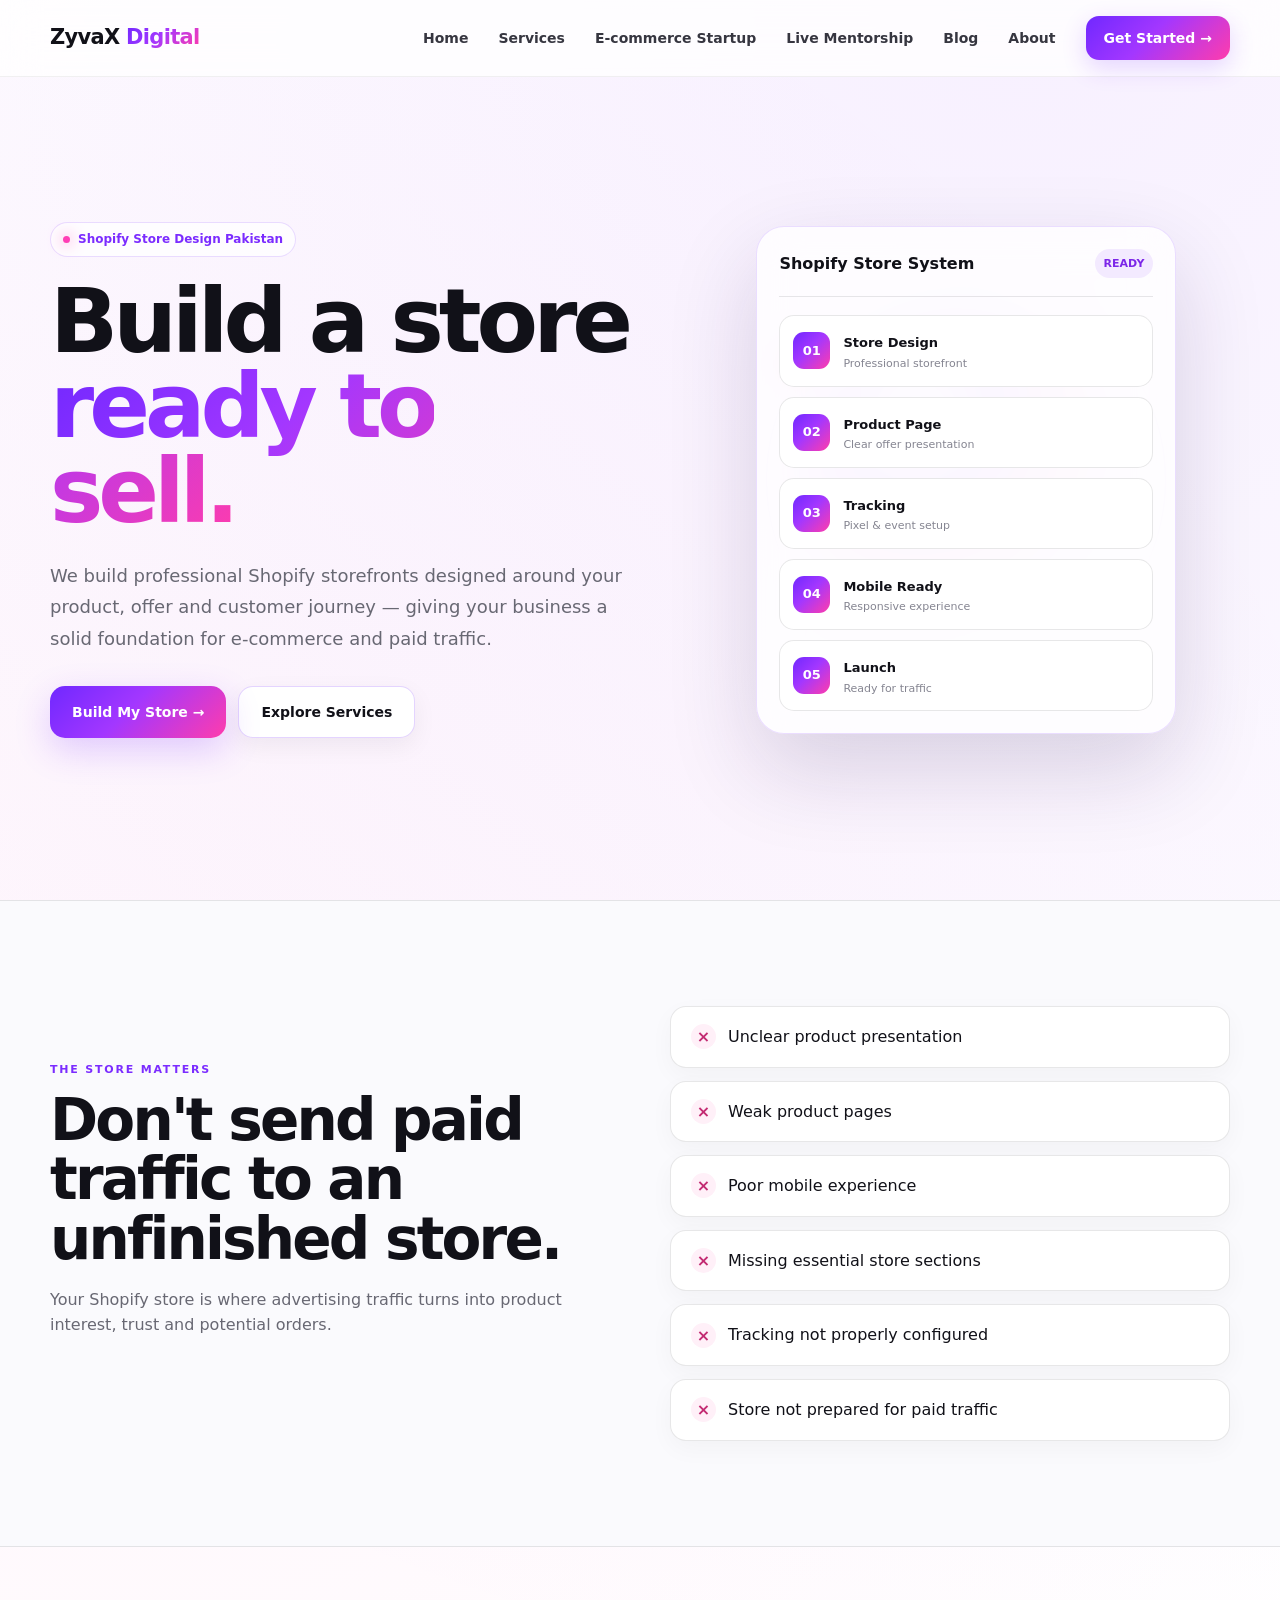
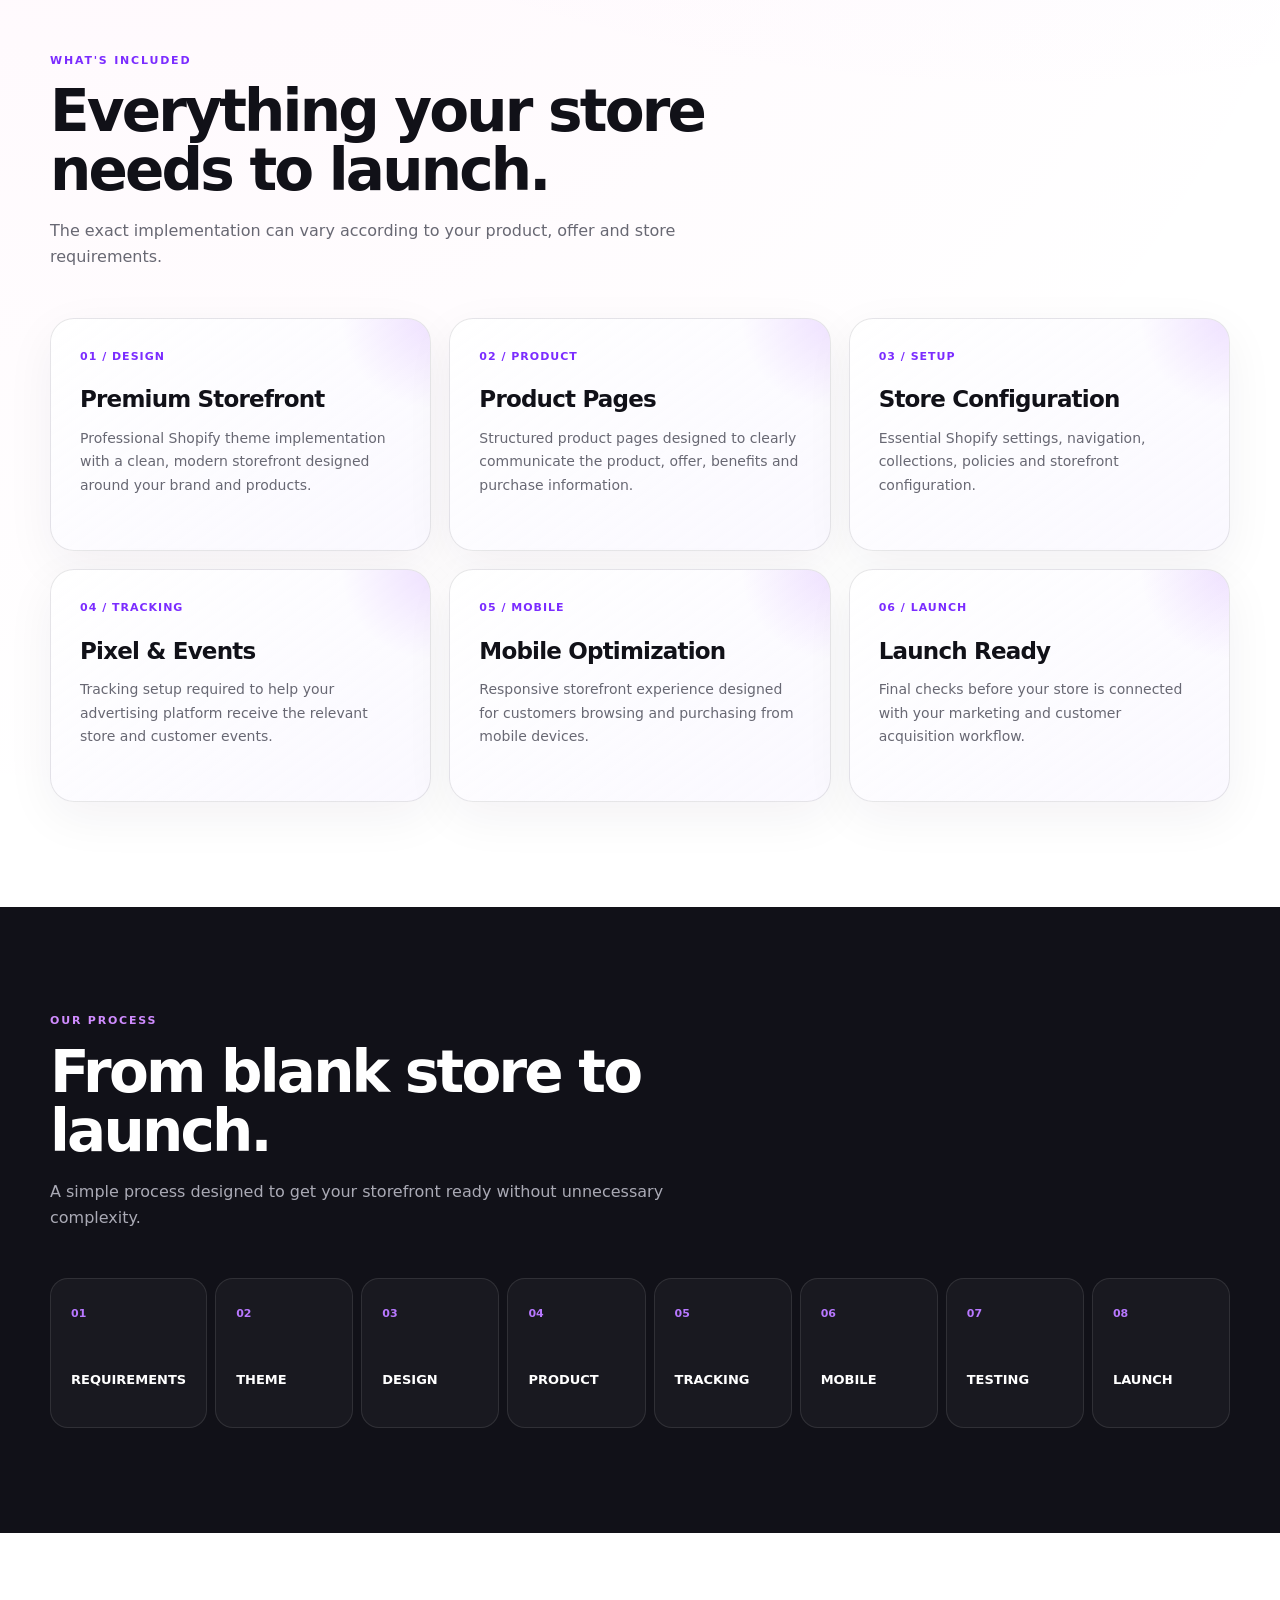
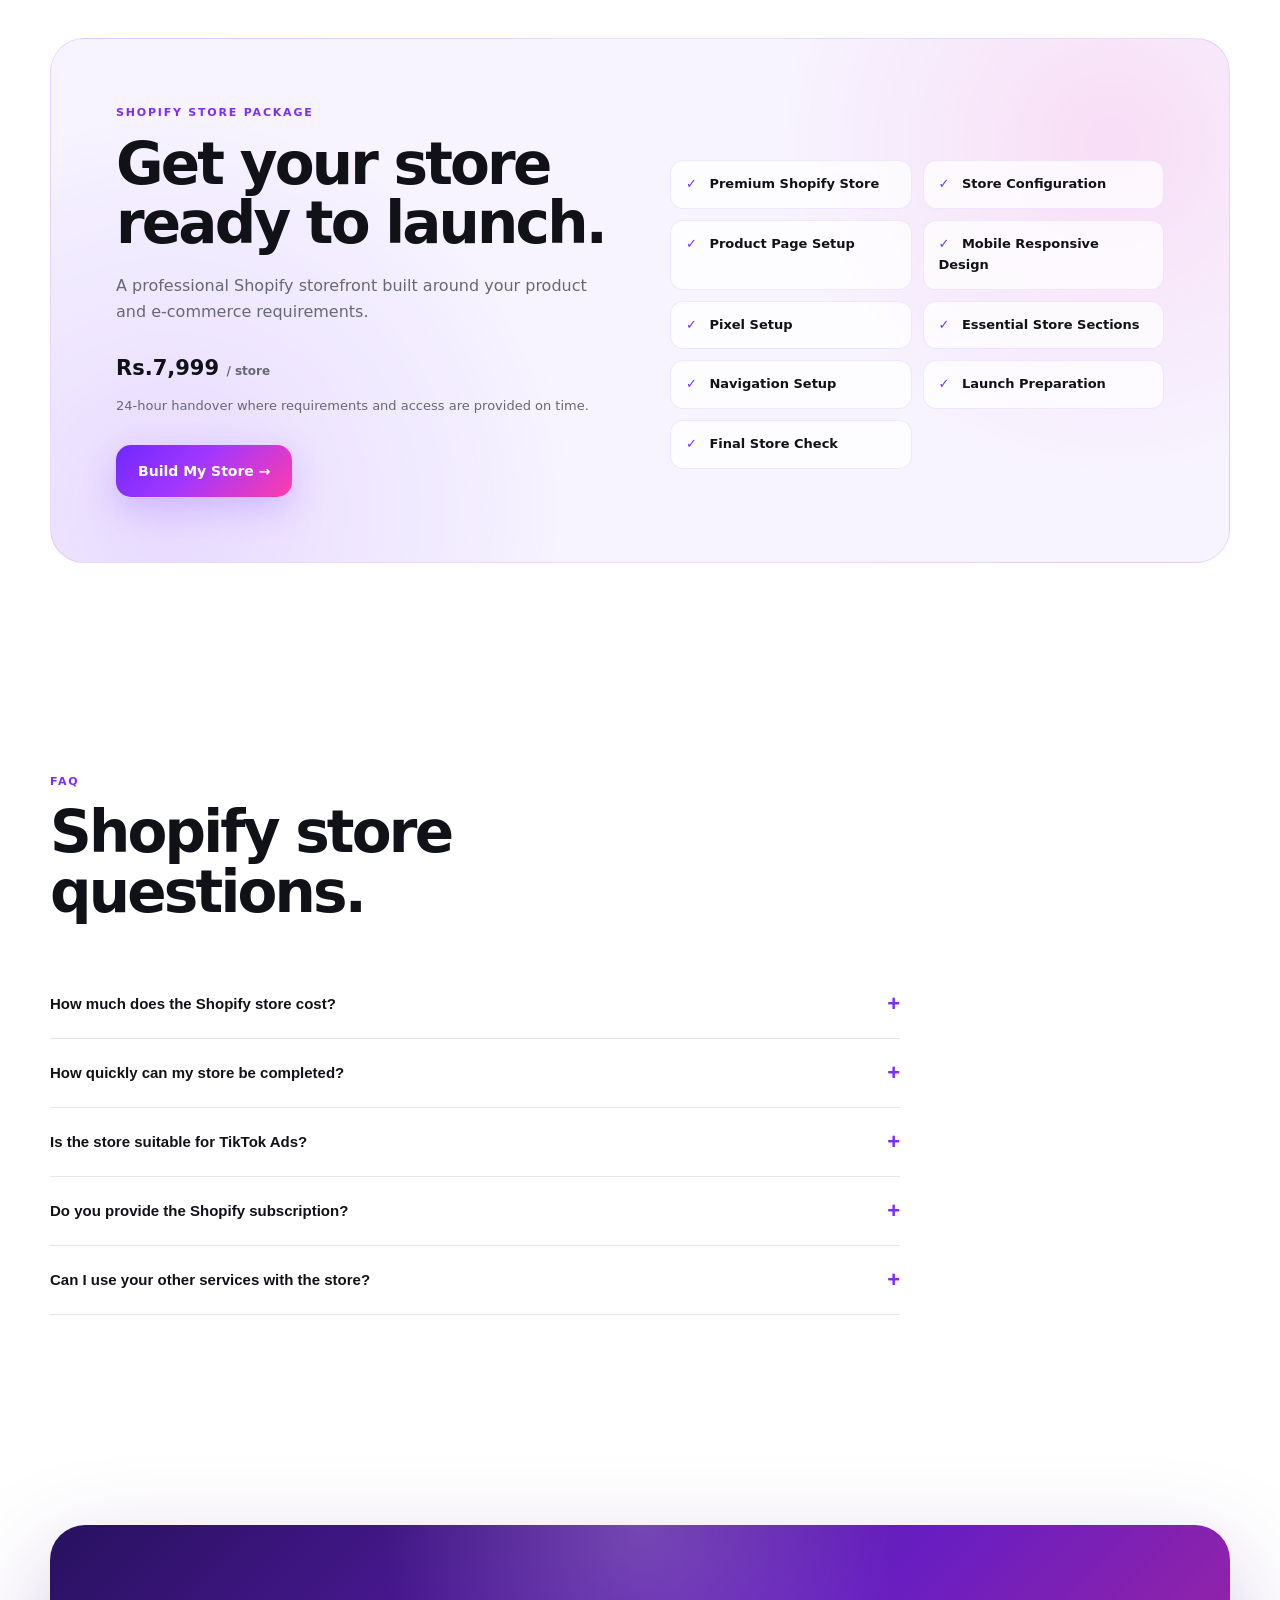
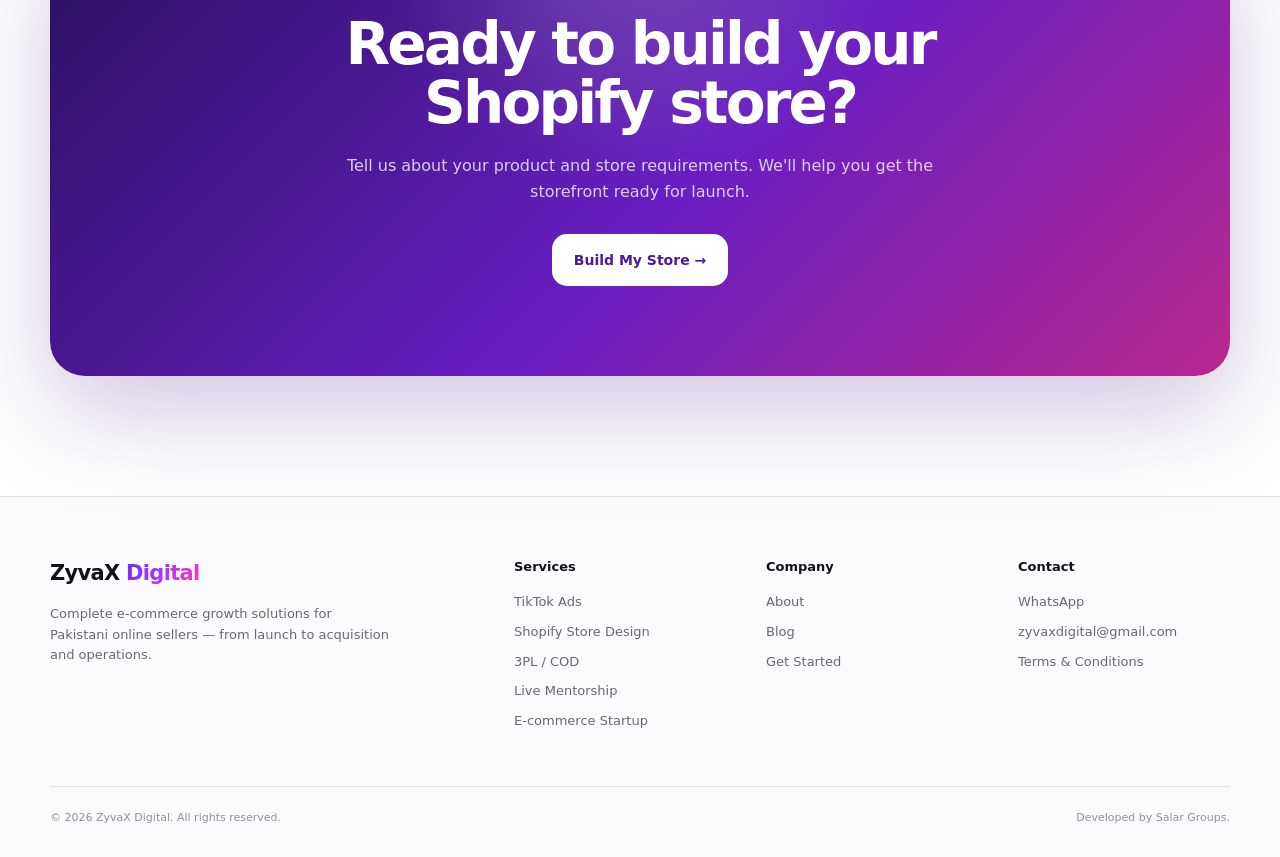
<file: services/shopify-store-design.html>
<!DOCTYPE html>
<html lang="en">
<head>
  <meta charset="UTF-8">
  <meta name="viewport" content="width=device-width, initial-scale=1.0">

  <title>Shopify Store Design Pakistan | ZyvaX Digital</title>

  <meta name="description"
        content="ZyvaX Digital builds professional, conversion-focused Shopify stores for Pakistani e-commerce businesses.">

  <meta name="robots" content="index, follow">

  <meta name="theme-color" content="#ffffff">
  
  <link rel="stylesheet" href="../css/style.css">

  <link rel="canonical"
        href="https://www.zyvaxdigital.com/services/shopify-store-design.html">

  <meta property="og:title"
        content="Shopify Store Design Pakistan | ZyvaX Digital">

  <meta property="og:description"
        content="Professional Shopify store design and setup for Pakistani e-commerce businesses.">

  <meta property="og:type" content="website">

  <meta property="og:url"
        content="https://www.zyvaxdigital.com/services/shopify-store-design.html">



  <!-- STRUCTURED DATA -->
  <script type="application/ld+json">
  {
    "@context": "https://schema.org",
    "@type": "Service",
    "name": "Shopify Store Design",
    "provider": {
      "@type": "Organization",
      "name": "ZyvaX Digital",
      "url": "https://www.zyvaxdigital.com/"
    },
    "areaServed": "Pakistan",
    "description": "Professional Shopify store design and setup for Pakistani e-commerce businesses."
  }
  </script>
</head>

<body>

<!-- =========================================================
     HEADER
     ========================================================= -->

<header>

  <div class="container nav">

    <a href="../index.html" class="logo">
      ZyvaX <span>Digital</span>
    </a>

    <nav class="nav-links" id="navMenu">

      <a href="../index.html">Home</a>

      <a href="../index.html#services">Services</a>

      <a href="../index.html#startup">E-commerce Startup</a>

      <a href="live-mentorship.html">Live Mentorship</a>

      <a href="../blog/index.html">Blog</a>

      <a href="../about.html">About</a>

      <a href="../index.html#contact" class="nav-cta">
        Get Started →
      </a>

    </nav>

    <button
      class="menu-btn"
      id="menuBtn"
      aria-label="Open navigation">
      ☰
    </button>

  </div>

</header>


<!-- =========================================================
     MAIN
     ========================================================= -->

<main>

<!-- =========================================================
     HERO
     ========================================================= -->

<section class="hero">

  <div class="container hero-grid">

    <div class="reveal">

      <div class="eyebrow">
        Shopify Store Design Pakistan
      </div>

      <h1>
        Build a store
        <span class="gradient-text">
          ready to sell.
        </span>
      </h1>

      <p class="hero-copy">
        We build professional Shopify storefronts designed around
        your product, offer and customer journey — giving your
        business a solid foundation for e-commerce and paid traffic.
      </p>

      <div class="hero-buttons">

        <a
          href="https://forms.google.com/"
          target="_blank"
          class="btn btn-primary">
          Build My Store →
        </a>

        <a
          href="../index.html#services"
          class="btn btn-secondary">
          Explore Services
        </a>

      </div>

    </div>


    <div class="hero-visual reveal">

      <div class="orb"></div>

      <div class="orbit"></div>

      <div class="dashboard">

        <div class="dash-top">

          <div class="dash-title">
            Shopify Store System
          </div>

          <div class="live">
            READY
          </div>

        </div>

        <div class="flow">

          <div class="flow-item">
            <div class="flow-icon">01</div>
            <div>
              <strong>Store Design</strong>
              <small>Professional storefront</small>
            </div>
          </div>

          <div class="flow-item">
            <div class="flow-icon">02</div>
            <div>
              <strong>Product Page</strong>
              <small>Clear offer presentation</small>
            </div>
          </div>

          <div class="flow-item">
            <div class="flow-icon">03</div>
            <div>
              <strong>Tracking</strong>
              <small>Pixel & event setup</small>
            </div>
          </div>

          <div class="flow-item">
            <div class="flow-icon">04</div>
            <div>
              <strong>Mobile Ready</strong>
              <small>Responsive experience</small>
            </div>
          </div>

          <div class="flow-item">
            <div class="flow-icon">05</div>
            <div>
              <strong>Launch</strong>
              <small>Ready for traffic</small>
            </div>
          </div>

        </div>

      </div>

    </div>

  </div>

</section>


<!-- =========================================================
     OVERVIEW
     ========================================================= -->

<section class="problem">

  <div class="container problem-grid">

    <div class="section-head reveal">

      <div class="section-label">
        The Store Matters
      </div>

      <h2>
        Don't send paid traffic to an unfinished store.
      </h2>

      <p>
        Your Shopify store is where advertising traffic turns
        into product interest, trust and potential orders.
      </p>

    </div>


    <div class="problem-list reveal">

      <div class="problem-item">
        Unclear product presentation
      </div>

      <div class="problem-item">
        Weak product pages
      </div>

      <div class="problem-item">
        Poor mobile experience
      </div>

      <div class="problem-item">
        Missing essential store sections
      </div>

      <div class="problem-item">
        Tracking not properly configured
      </div>

      <div class="problem-item">
        Store not prepared for paid traffic
      </div>

    </div>

  </div>

</section>


<!-- =========================================================
     WHAT'S INCLUDED
     ========================================================= -->

<section>

  <div class="container">

    <div class="section-head reveal">

      <div class="section-label">
        What's Included
      </div>

      <h2>
        Everything your store needs to launch.
      </h2>

      <p>
        The exact implementation can vary according to your
        product, offer and store requirements.
      </p>

    </div>


    <div class="services-grid">

      <article class="service-card reveal">

        <div class="service-number">
          01 / DESIGN
        </div>

        <h3>
          Premium Storefront
        </h3>

        <p>
          Professional Shopify theme implementation with a clean,
          modern storefront designed around your brand and products.
        </p>

      </article>


      <article class="service-card reveal">

        <div class="service-number">
          02 / PRODUCT
        </div>

        <h3>
          Product Pages
        </h3>

        <p>
          Structured product pages designed to clearly communicate
          the product, offer, benefits and purchase information.
        </p>

      </article>


      <article class="service-card reveal">

        <div class="service-number">
          03 / SETUP
        </div>

        <h3>
          Store Configuration
        </h3>

        <p>
          Essential Shopify settings, navigation, collections,
          policies and storefront configuration.
        </p>

      </article>


      <article class="service-card reveal">

        <div class="service-number">
          04 / TRACKING
        </div>

        <h3>
          Pixel & Events
        </h3>

        <p>
          Tracking setup required to help your advertising platform
          receive the relevant store and customer events.
        </p>

      </article>


      <article class="service-card reveal">

        <div class="service-number">
          05 / MOBILE
        </div>

        <h3>
          Mobile Optimization
        </h3>

        <p>
          Responsive storefront experience designed for customers
          browsing and purchasing from mobile devices.
        </p>

      </article>


      <article class="service-card reveal">

        <div class="service-number">
          06 / LAUNCH
        </div>

        <h3>
          Launch Ready
        </h3>

        <p>
          Final checks before your store is connected with your
          marketing and customer acquisition workflow.
        </p>

      </article>

    </div>

  </div>

</section>


<!-- =========================================================
     WORKFLOW
     ========================================================= -->

<section class="workflow">

  <div class="container">

    <div class="section-head reveal">

      <div class="section-label">
        Our Process
      </div>

      <h2>
        From blank store to launch.
      </h2>

      <p>
        A simple process designed to get your storefront ready
        without unnecessary complexity.
      </p>

    </div>


    <div class="workflow-track">

      <div class="workflow-item reveal">
        <span>01</span>
        <strong>REQUIREMENTS</strong>
      </div>

      <div class="workflow-item reveal">
        <span>02</span>
        <strong>THEME</strong>
      </div>

      <div class="workflow-item reveal">
        <span>03</span>
        <strong>DESIGN</strong>
      </div>

      <div class="workflow-item reveal">
        <span>04</span>
        <strong>PRODUCT</strong>
      </div>

      <div class="workflow-item reveal">
        <span>05</span>
        <strong>TRACKING</strong>
      </div>

      <div class="workflow-item reveal">
        <span>06</span>
        <strong>MOBILE</strong>
      </div>

      <div class="workflow-item reveal">
        <span>07</span>
        <strong>TESTING</strong>
      </div>

      <div class="workflow-item reveal">
        <span>08</span>
        <strong>LAUNCH</strong>
      </div>

    </div>

  </div>

</section>


<!-- =========================================================
     PRICING
     ========================================================= -->

<section>

  <div class="container">

    <div class="startup-box reveal">

      <div class="startup-grid">

        <div>

          <div class="section-label">
            Shopify Store Package
          </div>

          <h2>
            Get your store ready to launch.
          </h2>

          <p
            style="
              color:var(--muted);
              margin-top:20px;
              max-width:550px;
            ">
            A professional Shopify storefront built around your
            product and e-commerce requirements.
          </p>

          <div
            class="price"
            style="margin-top:28px;">
            Rs.7,999
            <small>/ store</small>
          </div>

          <p
            style="
              color:var(--muted);
              font-size:13px;
              margin-top:-10px;
            ">
            24-hour handover where requirements and access are
            provided on time.
          </p>

          <div style="margin-top:28px">

            <a
              href="https://forms.google.com/"
              target="_blank"
              class="btn btn-primary">
              Build My Store →
            </a>

          </div>

        </div>


        <div class="check-list">

          <div class="check">
            Premium Shopify Store
          </div>

          <div class="check">
            Store Configuration
          </div>

          <div class="check">
            Product Page Setup
          </div>

          <div class="check">
            Mobile Responsive Design
          </div>

          <div class="check">
            Pixel Setup
          </div>

          <div class="check">
            Essential Store Sections
          </div>

          <div class="check">
            Navigation Setup
          </div>

          <div class="check">
            Launch Preparation
          </div>

          <div class="check">
            Final Store Check
          </div>

        </div>

      </div>

    </div>

  </div>

</section>


<!-- =========================================================
     FAQ
     ========================================================= -->

<section>

  <div class="container">

    <div class="section-head reveal">

      <div class="section-label">
        FAQ
      </div>

      <h2>
        Shopify store questions.
      </h2>

    </div>


    <div class="faq">

      <div class="faq-item reveal">

        <button class="faq-question">
          How much does the Shopify store cost?
          <span>+</span>
        </button>

        <div class="faq-answer">
          <p>
            The standard Shopify store package starts from
            Rs.7,999 per store.
          </p>
        </div>

      </div>


      <div class="faq-item reveal">

        <button class="faq-question">
          How quickly can my store be completed?
          <span>+</span>
        </button>

        <div class="faq-answer">
          <p>
            The standard target is a 24-hour handover when the
            required Shopify access, product information and
            assets are provided on time.
          </p>
        </div>

      </div>


      <div class="faq-item reveal">

        <button class="faq-question">
          Is the store suitable for TikTok Ads?
          <span>+</span>
        </button>

        <div class="faq-answer">
          <p>
            The store is structured with paid traffic requirements
            in mind, including product presentation, mobile
            responsiveness and tracking setup.
          </p>
        </div>

      </div>


      <div class="faq-item reveal">

        <button class="faq-question">
          Do you provide the Shopify subscription?
          <span>+</span>
        </button>

        <div class="faq-answer">
          <p>
            Shopify platform subscription charges are separate.
            The service covers the store design and implementation.
          </p>
        </div>

      </div>


      <div class="faq-item reveal">

        <button class="faq-question">
          Can I use your other services with the store?
          <span>+</span>
        </button>

        <div class="faq-answer">
          <p>
            Yes. The store can be combined with TikTok Ads,
            COD operations, e-commerce startup support and
            live mentorship.
          </p>
        </div>

      </div>

    </div>

  </div>

</section>


<!-- =========================================================
     CTA
     ========================================================= -->

<section class="final-cta">

  <div class="container">

    <div class="cta-box reveal">

      <h2>
        Ready to build your Shopify store?
      </h2>

      <p>
        Tell us about your product and store requirements.
        We'll help you get the storefront ready for launch.
      </p>

      <a
        href="https://forms.google.com/"
        target="_blank"
        class="btn">
        Build My Store →
      </a>

    </div>

  </div>

</section>

</main>


<!-- =========================================================
     FOOTER
     ========================================================= -->

<footer>

  <div class="container">

    <div class="footer-grid">

      <div class="footer-brand">

        <a href="../index.html" class="logo">
          ZyvaX <span>Digital</span>
        </a>

        <p>
          Complete e-commerce growth solutions for Pakistani
          online sellers — from launch to acquisition and operations.
        </p>

      </div>


      <div class="footer-col">

        <h4>
          Services
        </h4>

        <a href="tiktok-ads.html">
          TikTok Ads
        </a>

        <a href="shopify-store-design.html">
          Shopify Store Design
        </a>

        <a href="cod-3pl.html">
          3PL / COD
        </a>

        <a href="live-mentorship.html">
          Live Mentorship
        </a>

        <a href="ecommerce-startup.html">
          E-commerce Startup
        </a>

      </div>


      <div class="footer-col">

        <h4>
          Company
        </h4>

        <a href="../about.html">
          About
        </a>

        <a href="../blog/index.html">
          Blog
        </a>

        <a href="../index.html#contact">
          Get Started
        </a>

      </div>


      <div class="footer-col">

        <h4>
          Contact
        </h4>

        <a
          href="https://wa.me/923000000000"
          target="_blank">
          WhatsApp
        </a>

        <a href="mailto:zyvaxdigital@gmail.com">
          zyvaxdigital@gmail.com
        </a>

        <a href="../terms.html">
          Terms & Conditions
        </a>

      </div>

    </div>


    <div class="copyright">

      <span>
        © 2026 ZyvaX Digital. All rights reserved.
      </span>

      <span>
        Developed by Salar Groups.
      </span>

    </div>

  </div>

</footer>


<!-- SHARED JS -->
<script src="../js/main.js"></script>

</body>
</html>
</file>
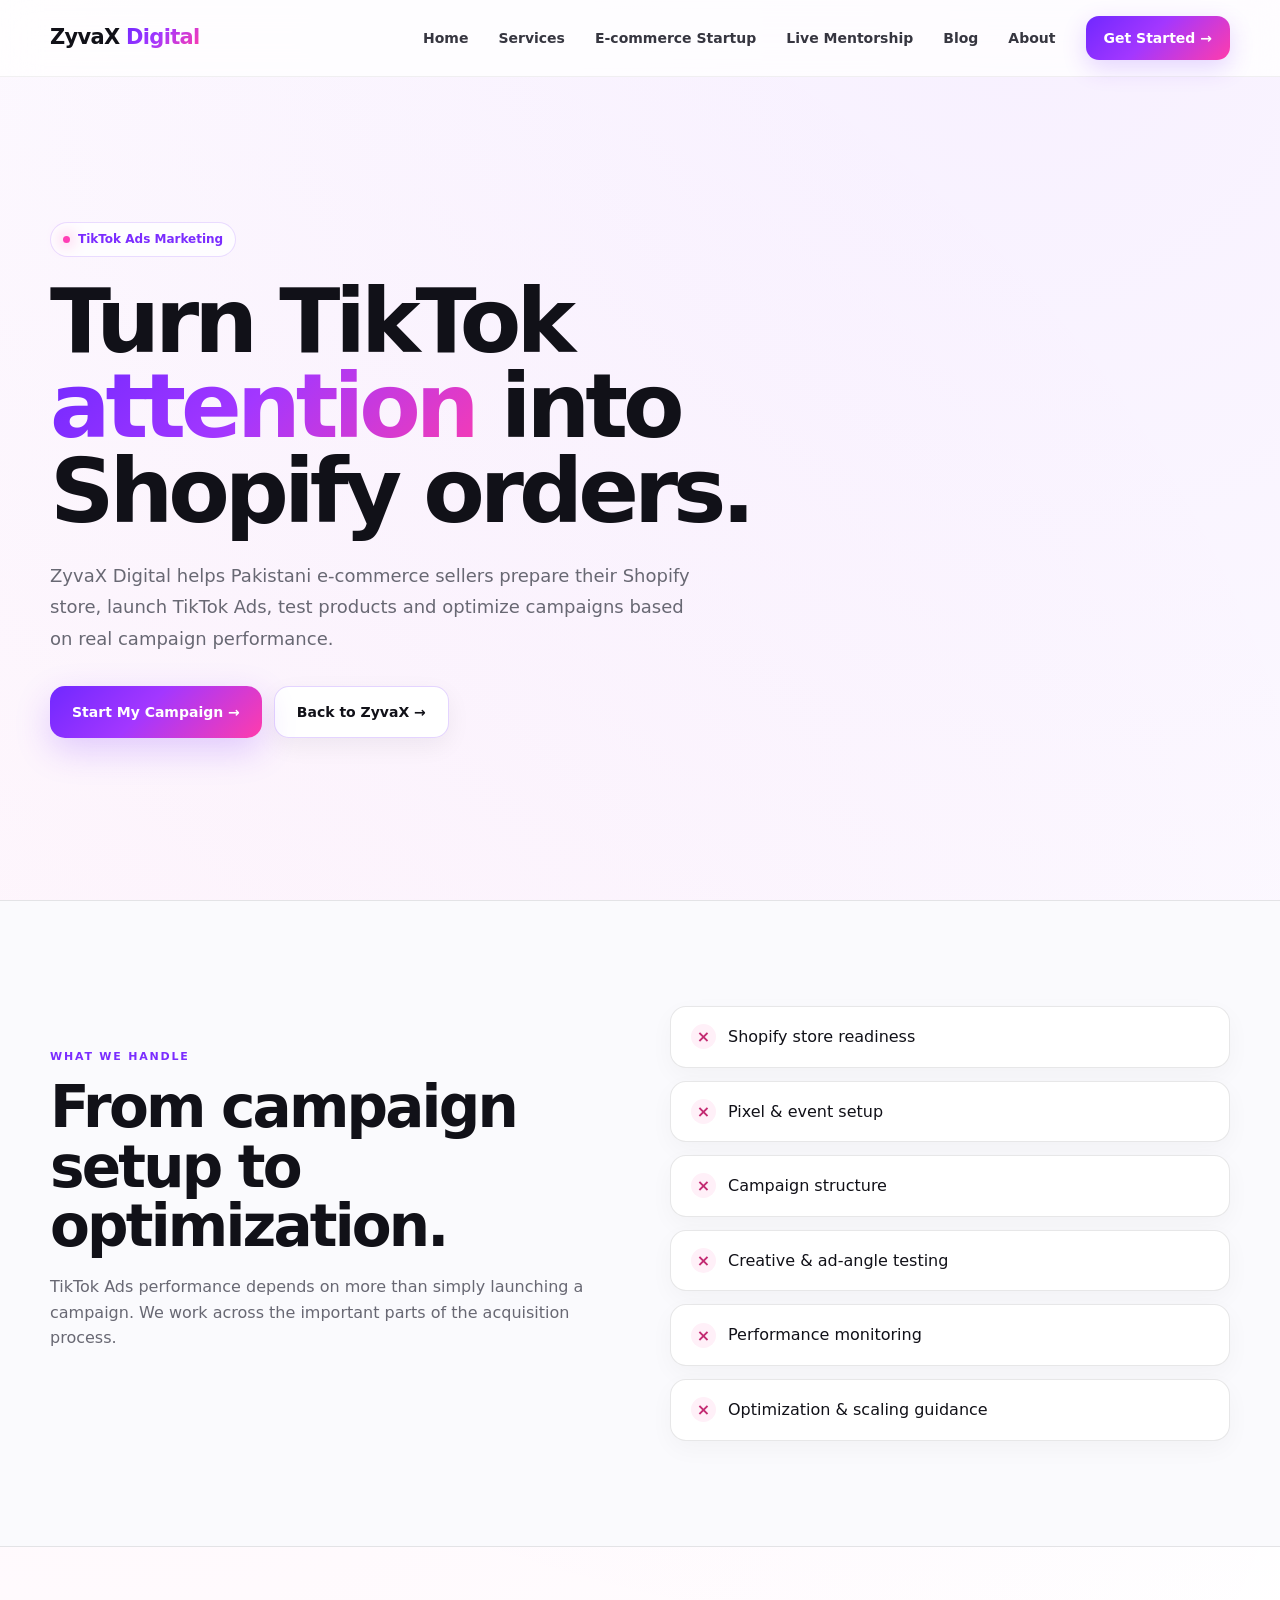
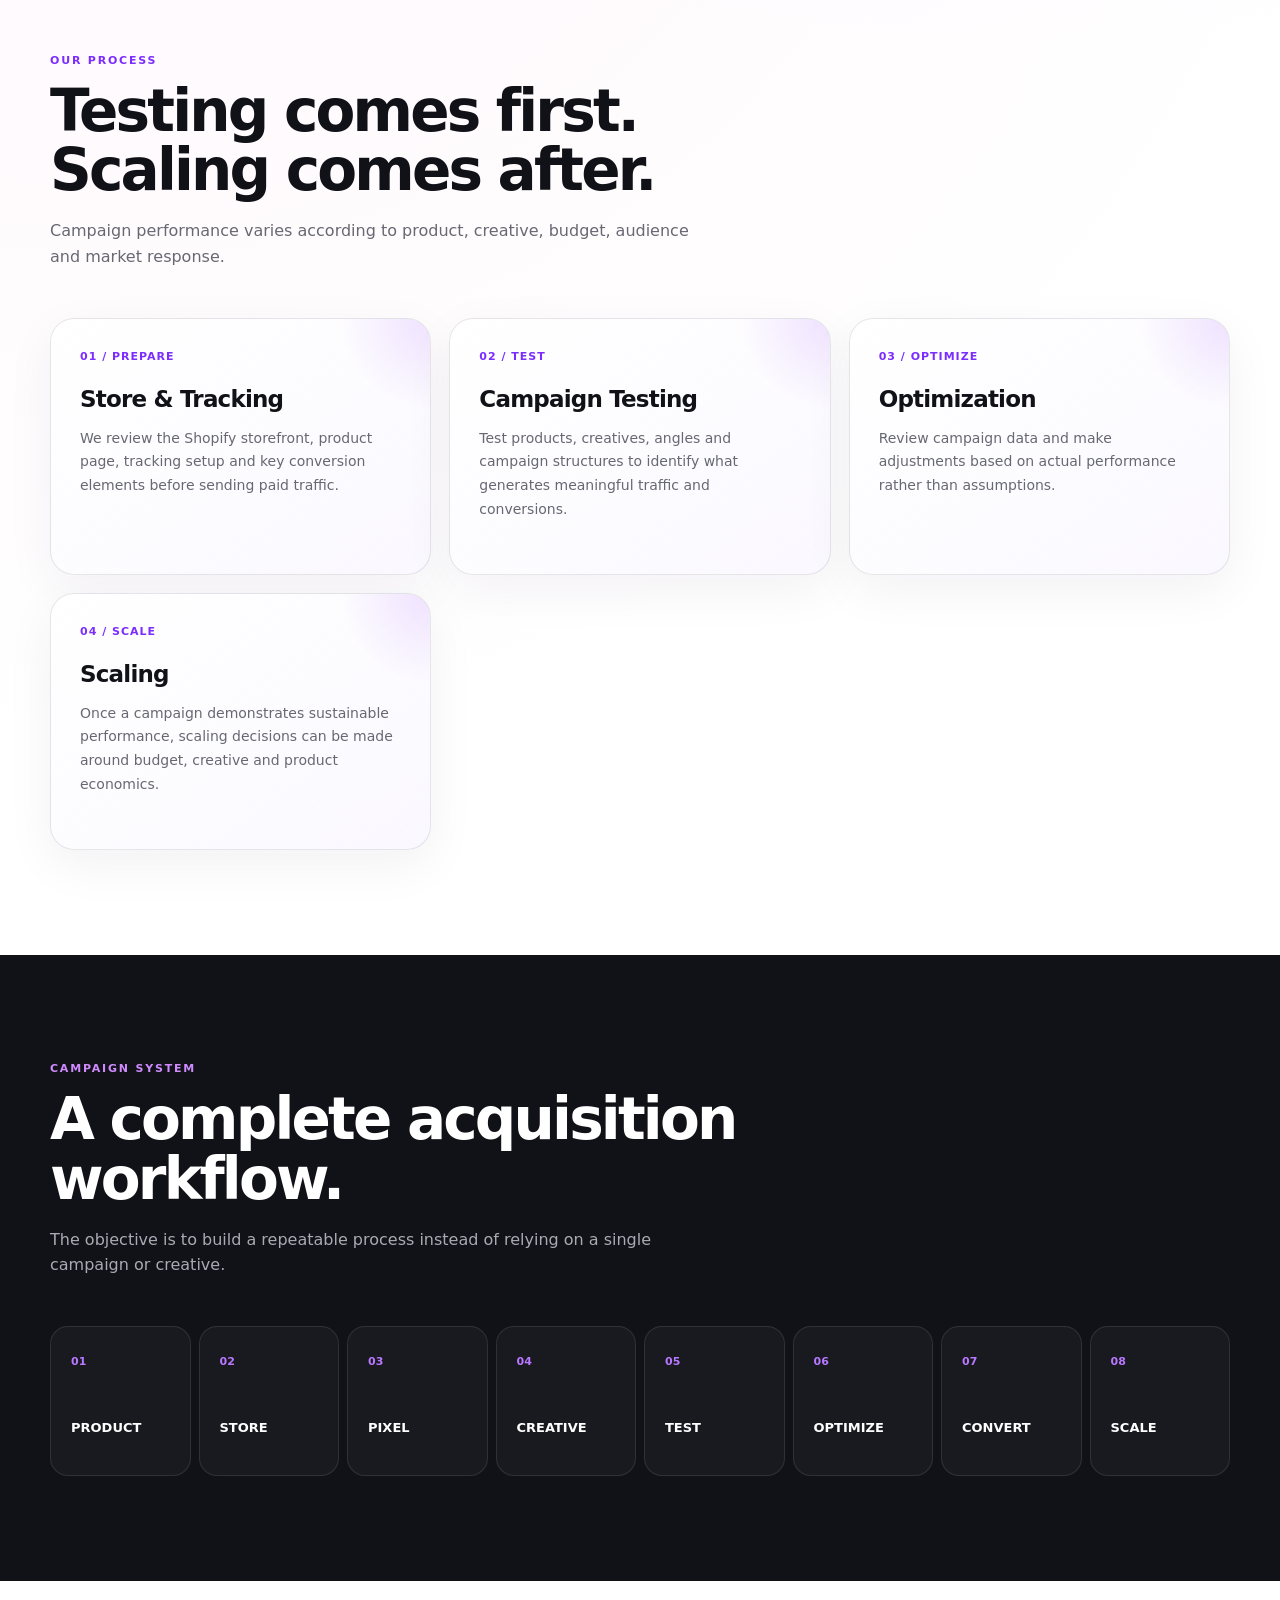
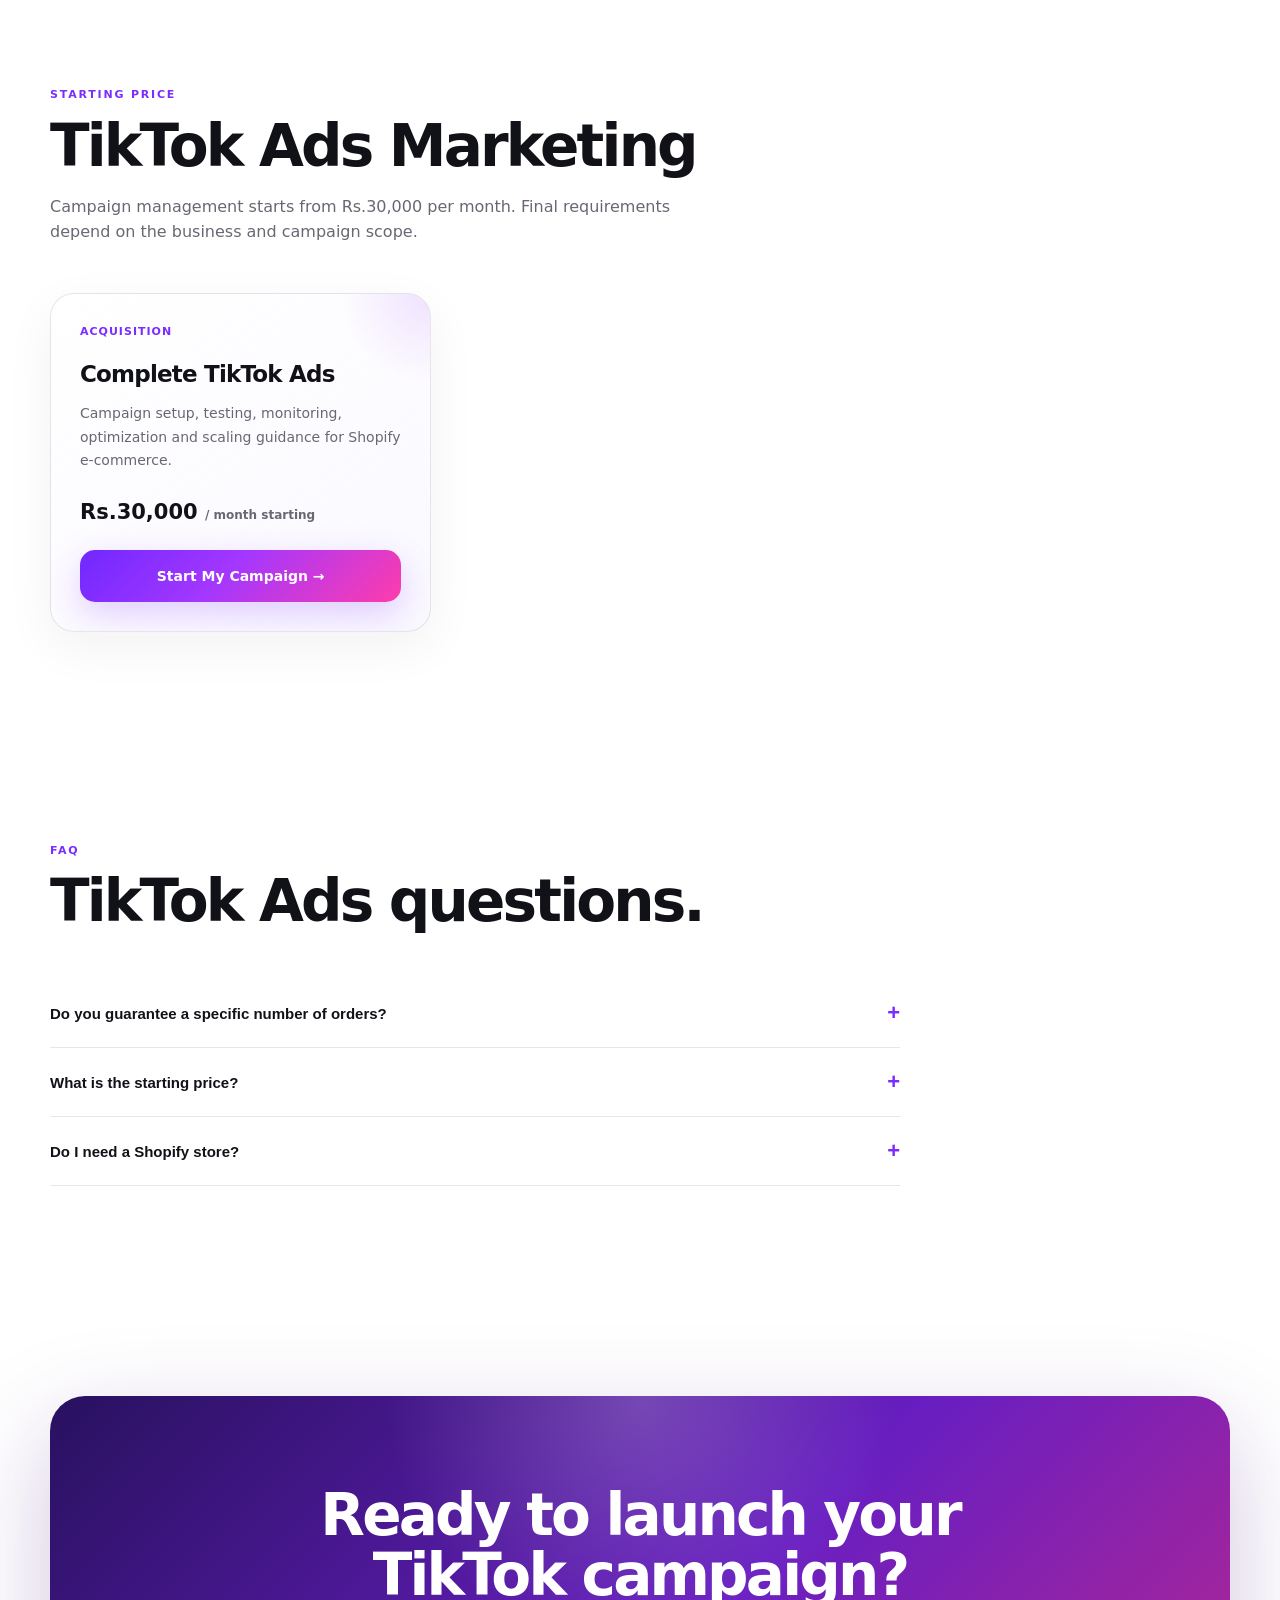
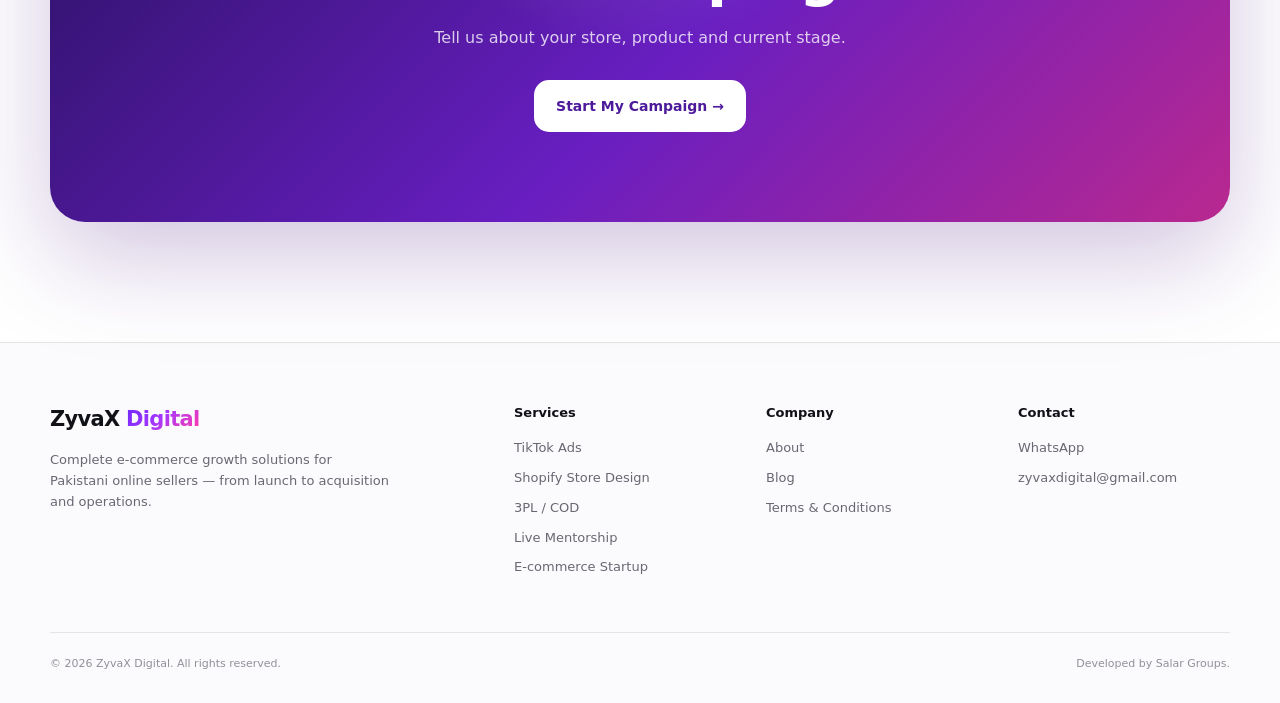
<file: services/tiktok-ads.html>
<!DOCTYPE html>
<html lang="en">

<head>

  <meta charset="UTF-8">

  <meta name="viewport" content="width=device-width, initial-scale=1.0">

  <title>TikTok Ads Marketing Pakistan | ZyvaX Digital</title>

  <meta name="description"
        content="ZyvaX Digital helps Pakistani e-commerce businesses launch, test and optimize TikTok Ads campaigns for Shopify.">

  <meta name="robots" content="index, follow">

  <meta name="theme-color" content="#ffffff">

  <link rel="canonical"
        href="https://www.zyvaxdigital.com/services/tiktok-ads.html">

  <link rel="stylesheet"
        href="../css/style.css">

</head>


<body>


<!-- =========================================================
     HEADER
     ========================================================= -->

<header>

  <div class="container nav">

    <a href="../index.html" class="logo">
      ZyvaX <span>Digital</span>
    </a>


    <nav class="nav-links" id="navMenu">

      <a href="../index.html">
        Home
      </a>

      <a href="../index.html#services">
        Services
      </a>

      <a href="../index.html#startup">
        E-commerce Startup
      </a>

      <a href="live-mentorship.html">
        Live Mentorship
      </a>

      <a href="../blog/index.html">
        Blog
      </a>

      <a href="../about.html">
        About
      </a>

      <a href="../index.html#contact"
         class="nav-cta">
        Get Started →
      </a>

    </nav>


    <button
      class="menu-btn"
      id="menuBtn"
      aria-label="Open navigation">

      ☰

    </button>

  </div>

</header>


<!-- =========================================================
     MAIN
     ========================================================= -->

<main>


<!-- =========================================================
     HERO
     ========================================================= -->

<section class="hero">

  <div class="container">

    <div class="reveal">

      <div class="eyebrow">
        TikTok Ads Marketing
      </div>


      <h1>

        Turn TikTok
        <span class="gradient-text">
          attention
        </span>
        into Shopify orders.

      </h1>


      <p class="hero-copy">

        ZyvaX Digital helps Pakistani e-commerce sellers
        prepare their Shopify store, launch TikTok Ads,
        test products and optimize campaigns based on
        real campaign performance.

      </p>


      <div class="hero-buttons">

        <a
          href="https://forms.google.com/"
          target="_blank"
          class="btn btn-primary">

          Start My Campaign →

        </a>


        <a
          href="../index.html"
          class="btn btn-secondary">

          Back to ZyvaX →

        </a>

      </div>

    </div>

  </div>

</section>


<!-- =========================================================
     WHAT WE DO
     ========================================================= -->

<section class="problem">

  <div class="container problem-grid">


    <div class="section-head reveal">

      <div class="section-label">
        What We Handle
      </div>

      <h2>
        From campaign setup to optimization.
      </h2>

      <p>
        TikTok Ads performance depends on more than simply
        launching a campaign. We work across the important
        parts of the acquisition process.
      </p>

    </div>


    <div class="problem-list reveal">

      <div class="problem-item">
        Shopify store readiness
      </div>

      <div class="problem-item">
        Pixel & event setup
      </div>

      <div class="problem-item">
        Campaign structure
      </div>

      <div class="problem-item">
        Creative & ad-angle testing
      </div>

      <div class="problem-item">
        Performance monitoring
      </div>

      <div class="problem-item">
        Optimization & scaling guidance
      </div>

    </div>

  </div>

</section>


<!-- =========================================================
     PROCESS
     ========================================================= -->

<section>

  <div class="container">

    <div class="section-head reveal">

      <div class="section-label">
        Our Process
      </div>

      <h2>
        Testing comes first. Scaling comes after.
      </h2>

      <p>
        Campaign performance varies according to product,
        creative, budget, audience and market response.
      </p>

    </div>


    <div class="services-grid">


      <article class="service-card reveal">

        <div class="service-number">
          01 / PREPARE
        </div>

        <h3>
          Store & Tracking
        </h3>

        <p>
          We review the Shopify storefront, product page,
          tracking setup and key conversion elements before
          sending paid traffic.
        </p>

      </article>


      <article class="service-card reveal">

        <div class="service-number">
          02 / TEST
        </div>

        <h3>
          Campaign Testing
        </h3>

        <p>
          Test products, creatives, angles and campaign
          structures to identify what generates meaningful
          traffic and conversions.
        </p>

      </article>


      <article class="service-card reveal">

        <div class="service-number">
          03 / OPTIMIZE
        </div>

        <h3>
          Optimization
        </h3>

        <p>
          Review campaign data and make adjustments based
          on actual performance rather than assumptions.
        </p>

      </article>


      <article class="service-card reveal">

        <div class="service-number">
          04 / SCALE
        </div>

        <h3>
          Scaling
        </h3>

        <p>
          Once a campaign demonstrates sustainable
          performance, scaling decisions can be made around
          budget, creative and product economics.
        </p>

      </article>

    </div>

  </div>

</section>


<!-- =========================================================
     SERVICE DETAILS
     ========================================================= -->

<section class="workflow">

  <div class="container">

    <div class="section-head reveal">

      <div class="section-label">
        Campaign System
      </div>

      <h2>
        A complete acquisition workflow.
      </h2>

      <p>
        The objective is to build a repeatable process instead
        of relying on a single campaign or creative.
      </p>

    </div>


    <div class="workflow-track">


      <div class="workflow-item reveal">
        <span>01</span>
        <strong>PRODUCT</strong>
      </div>


      <div class="workflow-item reveal">
        <span>02</span>
        <strong>STORE</strong>
      </div>


      <div class="workflow-item reveal">
        <span>03</span>
        <strong>PIXEL</strong>
      </div>


      <div class="workflow-item reveal">
        <span>04</span>
        <strong>CREATIVE</strong>
      </div>


      <div class="workflow-item reveal">
        <span>05</span>
        <strong>TEST</strong>
      </div>


      <div class="workflow-item reveal">
        <span>06</span>
        <strong>OPTIMIZE</strong>
      </div>


      <div class="workflow-item reveal">
        <span>07</span>
        <strong>CONVERT</strong>
      </div>


      <div class="workflow-item reveal">
        <span>08</span>
        <strong>SCALE</strong>
      </div>


    </div>

  </div>

</section>


<!-- =========================================================
     PRICING
     ========================================================= -->

<section>

  <div class="container">

    <div class="section-head reveal">

      <div class="section-label">
        Starting Price
      </div>

      <h2>
        TikTok Ads Marketing
      </h2>

      <p>
        Campaign management starts from Rs.30,000 per month.
        Final requirements depend on the business and campaign scope.
      </p>

    </div>


    <div class="services-grid">


      <article class="service-card reveal">

        <div class="service-number">
          ACQUISITION
        </div>

        <h3>
          Complete TikTok Ads
        </h3>

        <p>
          Campaign setup, testing, monitoring, optimization
          and scaling guidance for Shopify e-commerce.
        </p>

        <div class="price">
          Rs.30,000
          <small>/ month starting</small>
        </div>


        <a
          href="https://forms.google.com/"
          target="_blank"
          class="btn btn-primary">

          Start My Campaign →

        </a>

      </article>


    </div>

  </div>

</section>


<!-- =========================================================
     FAQ
     ========================================================= -->

<section>

  <div class="container">

    <div class="section-head reveal">

      <div class="section-label">
        FAQ
      </div>

      <h2>
        TikTok Ads questions.
      </h2>

    </div>


    <div class="faq">


      <div class="faq-item reveal">

        <button class="faq-question">

          Do you guarantee a specific number of orders?

          <span>+</span>

        </button>


        <div class="faq-answer">

          <p>
            No fixed order volume can be guaranteed because
            results depend on the product, offer, creative,
            budget, audience and market response.
          </p>

        </div>

      </div>


      <div class="faq-item reveal">

        <button class="faq-question">

          What is the starting price?

          <span>+</span>

        </button>


        <div class="faq-answer">

          <p>
            TikTok Ads management starts from Rs.30,000 per
            month. Final scope can vary depending on the
            campaign requirements.
          </p>

        </div>

      </div>


      <div class="faq-item reveal">

        <button class="faq-question">

          Do I need a Shopify store?

          <span>+</span>

        </button>


        <div class="faq-answer">

          <p>
            TikTok Ads campaigns can be connected to a
            Shopify store. If your store is not ready,
            ZyvaX Digital also provides Shopify Store Design.
          </p>

        </div>

      </div>


    </div>

  </div>

</section>


<!-- =========================================================
     CTA
     ========================================================= -->

<section class="final-cta">

  <div class="container">

    <div class="cta-box reveal">

      <h2>
        Ready to launch your TikTok campaign?
      </h2>

      <p>
        Tell us about your store, product and current stage.
      </p>


      <a
        href="https://forms.google.com/"
        target="_blank"
        class="btn">

        Start My Campaign →

      </a>

    </div>

  </div>

</section>


</main>


<!-- =========================================================
     FOOTER
     ========================================================= -->

<footer>

  <div class="container">

    <div class="footer-grid">


      <div class="footer-brand">

        <a href="../index.html" class="logo">
          ZyvaX <span>Digital</span>
        </a>

        <p>
          Complete e-commerce growth solutions for Pakistani
          online sellers — from launch to acquisition and operations.
        </p>

      </div>


      <div class="footer-col">

        <h4>
          Services
        </h4>

        <a href="tiktok-ads.html">
          TikTok Ads
        </a>

        <a href="shopify-store-design.html">
          Shopify Store Design
        </a>

        <a href="cod-3pl.html">
          3PL / COD
        </a>

        <a href="live-mentorship.html">
          Live Mentorship
        </a>

        <a href="ecommerce-startup.html">
          E-commerce Startup
        </a>

      </div>


      <div class="footer-col">

        <h4>
          Company
        </h4>

        <a href="../about.html">
          About
        </a>

        <a href="../blog/index.html">
          Blog
        </a>

        <a href="../terms.html">
          Terms & Conditions
        </a>

      </div>


      <div class="footer-col">

        <h4>
          Contact
        </h4>

        <a
          href="https://wa.me/923391189903"
          target="_blank">

          WhatsApp

        </a>

        <a href="mailto:zyvaxdigital@gmail.com">
          zyvaxdigital@gmail.com
        </a>

      </div>


    </div>


    <div class="copyright">

      <span>
        © 2026 ZyvaX Digital. All rights reserved.
      </span>

      <span>
        Developed by Salar Groups.
      </span>

    </div>

  </div>

</footer>


<script src="../js/main.js"></script>

</body>

</html>
</file>
<file: css/style.css>
:root {
      --bg: #ffffff;
      --bg-soft: #f7f7fb;
      --card: rgba(255,255,255,.82);

      --text: #111118;
      --muted: #686873;
      --border: rgba(20,20,30,.10);

      --purple: #7b2cff;
      --violet: #9d42ff;
      --pink: #ff3eb5;
      --magenta: #d82cff;

      --gradient:
        linear-gradient(
          135deg,
          #7028ff 0%,
          #a337ff 45%,
          #ff3cac 100%
        );

      --shadow:
        0 20px 60px rgba(45, 22, 90, .10);

      --radius: 24px;

      --container: 1180px;
    }

    * {
      margin: 0;
      padding: 0;
      box-sizing: border-box;
    }

    html {
      scroll-behavior: smooth;
    }

    body {
      font-family:
        Inter,
        ui-sans-serif,
        system-ui,
        -apple-system,
        BlinkMacSystemFont,
        "Segoe UI",
        sans-serif;

      background:
        radial-gradient(
          circle at 80% 0%,
          rgba(157,66,255,.08),
          transparent 30%
        ),
        radial-gradient(
          circle at 10% 20%,
          rgba(255,62,181,.045),
          transparent 28%
        ),
        var(--bg);

      color: var(--text);
      line-height: 1.6;
      overflow-x: hidden;
    }

    a {
      color: inherit;
      text-decoration: none;
    }

    button,
    a {
      -webkit-tap-highlight-color: transparent;
    }

    img {
      max-width: 100%;
      display: block;
    }

    .container {
      width: min(
        calc(100% - 40px),
        var(--container)
      );

      margin-inline: auto;
    }

    /* =========================================================
       HEADER
       ========================================================= */

    header {
      position: fixed;
      top: 0;
      left: 0;
      width: 100%;
      z-index: 1000;

      background: rgba(255,255,255,.78);
      backdrop-filter: blur(18px);
      -webkit-backdrop-filter: blur(18px);

      border-bottom: 1px solid rgba(20,20,30,.06);
    }

    .nav {
      height: 76px;

      display: flex;
      align-items: center;
      justify-content: space-between;
    }

    .logo {
      font-size: 21px;
      font-weight: 900;
      letter-spacing: -.7px;
    }

    .logo span {
      background: var(--gradient);
      -webkit-background-clip: text;
      background-clip: text;
      color: transparent;
    }

    .nav-links {
      display: flex;
      align-items: center;
      gap: 30px;
      font-size: 14px;
      font-weight: 650;
    }

    .nav-links a {
      position: relative;
      color: #363640;
    }

    .nav-links a::after {
      content: "";
      position: absolute;
      bottom: -7px;
      left: 0;
      width: 0;
      height: 2px;
      background: var(--gradient);
      transition: .3s;
      border-radius: 10px;
    }

    .nav-links a:hover::after {
    /* =========================================================
   SERVICES DROPDOWN
   ========================================================= */

.nav-dropdown {
  position: relative;
}

.nav-dropdown-btn {
  border: 0;
  background: transparent;
  color: #363640;

  font-family: inherit;
  font-size: 14px;
  font-weight: 650;

  cursor: pointer;

  display: flex;
  align-items: center;
  gap: 5px;

  padding: 0;
}

.nav-dropdown-btn span {
  font-size: 16px;
  line-height: 1;
  transition: transform .25s ease;
}

.nav-dropdown-menu {
  position: absolute;

  top: calc(100% + 18px);
  left: 50%;

  transform: translateX(-50%) translateY(8px);

  width: 250px;

  padding: 8px;

  background: rgba(255,255,255,.98);

  border: 1px solid var(--border);

  border-radius: 16px;

  box-shadow:
    0 20px 50px rgba(20,20,30,.12);

  opacity: 0;
  visibility: hidden;
  pointer-events: none;

  transition:
    opacity .25s ease,
    transform .25s ease,
    visibility .25s ease;

  z-index: 2000;
}

.nav-dropdown-menu a {
  display: block;

  padding: 11px 13px;

  border-radius: 10px;

  color: #363640;

  font-size: 13px;
  font-weight: 650;

  transition:
    background .2s ease,
    color .2s ease;
}

.nav-dropdown-menu a::after {
  display: none;
}

.nav-dropdown-menu a:hover {
  background: #f4efff;
  color: var(--purple);
}

/* Desktop hover */

.nav-dropdown:hover .nav-dropdown-menu {
  opacity: 1;
  visibility: visible;
  pointer-events: auto;

  transform:
    translateX(-50%)
    translateY(0);
}

.nav-dropdown:hover .nav-dropdown-btn span {
  transform: rotate(180deg);
}
      width: 100%;
    }

    .nav-cta {
      padding: 11px 18px;
      border-radius: 13px;

      color: white !important;

      background: var(--gradient);

      box-shadow:
        0 8px 25px rgba(123,44,255,.20);

      transition: .3s;
    }

    .nav-cta:hover {
      transform: translateY(-2px);
      box-shadow:
        0 13px 35px rgba(123,44,255,.30);
    }

    .menu-btn {
      display: none;

      width: 44px;
      height: 44px;

      border: 1px solid var(--border);
      background: white;
      border-radius: 12px;

      font-size: 22px;
      cursor: pointer;
    }

    /* =========================================================
       BUTTONS
       ========================================================= */

    .btn {
      display: inline-flex;
      align-items: center;
      justify-content: center;
      gap: 9px;

      min-height: 52px;
      padding: 0 22px;

      border-radius: 15px;

      font-size: 14px;
      font-weight: 800;

      transition:
        transform .3s ease,
        box-shadow .3s ease,
        background .3s ease;

      cursor: pointer;
    }

    .btn-primary {
      color: white;
      background: var(--gradient);

      box-shadow:
        0 12px 35px rgba(123,44,255,.22);

      position: relative;
      overflow: hidden;
    }

    .btn-primary::before {
      content: "";

      position: absolute;
      inset: 0;

      background:
        linear-gradient(
          100deg,
          transparent 30%,
          rgba(255,255,255,.32),
          transparent 70%
        );

      transform: translateX(-120%);
      transition: .6s;
    }

    .btn-primary:hover::before {
      transform: translateX(120%);
    }

    .btn-primary:hover {
      transform: translateY(-3px);
      box-shadow:
        0 18px 45px rgba(123,44,255,.30);
    }

    .btn-secondary {
      background: white;
      color: var(--text);

      border: 1px solid rgba(123,44,255,.20);

      box-shadow:
        0 8px 25px rgba(20,20,30,.06);
    }

    .btn-secondary:hover {
      transform: translateY(-3px);
      border-color: rgba(123,44,255,.45);
      box-shadow:
        0 15px 35px rgba(123,44,255,.12);
    }

    /* =========================================================
       HERO
       ========================================================= */

    .hero {
      min-height: 100vh;
      padding-top: 150px;
      padding-bottom: 90px;

      display: flex;
      align-items: center;

      position: relative;
    }

    .hero-grid {
      display: grid;
      grid-template-columns: 1.05fr .95fr;
      align-items: center;
      gap: 70px;
    }

    .eyebrow {
      display: inline-flex;
      align-items: center;
      gap: 8px;

      padding: 7px 12px;

      border: 1px solid rgba(123,44,255,.16);
      border-radius: 999px;

      background: rgba(255,255,255,.75);

      color: var(--purple);

      font-size: 12px;
      font-weight: 800;

      margin-bottom: 22px;
    }

    .eyebrow::before {
      content: "";

      width: 7px;
      height: 7px;

      border-radius: 50%;

      background: var(--pink);

      box-shadow:
        0 0 15px var(--pink);
    }

    h1 {
      font-size:
        clamp(52px, 7vw, 92px);

      line-height: .95;
      letter-spacing: -5px;

      max-width: 760px;
    }

    .gradient-text {
      background: var(--gradient);
      -webkit-background-clip: text;
      background-clip: text;
      color: transparent;
    }

    .hero-copy {
      margin-top: 25px;

      max-width: 650px;

      color: var(--muted);

      font-size: 18px;
      line-height: 1.75;
    }

    .hero-buttons {
      display: flex;
      flex-wrap: wrap;
      gap: 12px;

      margin-top: 32px;
    }

    /* =========================================================
       HERO VISUAL
       ========================================================= */

    .hero-visual {
      min-height: 520px;
      position: relative;

      display: grid;
      place-items: center;
    }

    .orb {
      position: absolute;

      width: 330px;
      height: 330px;

      border-radius: 50%;

      background:
        radial-gradient(
          circle at 35% 30%,
          rgba(255,255,255,.95),
          rgba(160,70,255,.16),
          rgba(255,62,181,.08),
          transparent 70%
        );

      filter: blur(1px);

      animation: float 7s ease-in-out infinite;
    }

    .orbit {
      position: absolute;

      width: 400px;
      height: 400px;

      border: 1px solid rgba(123,44,255,.16);

      border-radius: 50%;

      transform: rotate(-18deg);

      animation: spin 20s linear infinite;
    }

    .orbit::before {
      content: "";

      position: absolute;

      width: 13px;
      height: 13px;

      border-radius: 50%;

      background: var(--pink);

      box-shadow:
        0 0 25px var(--pink);

      top: 30px;
      left: 70px;
    }

    .dashboard {
      width: min(100%, 420px);

      position: relative;
      z-index: 3;

      background: rgba(255,255,255,.78);

      border: 1px solid rgba(123,44,255,.15);

      border-radius: 28px;

      box-shadow:
        0 35px 90px rgba(40,20,80,.16);

      padding: 22px;

      backdrop-filter: blur(20px);

      animation: float 6s ease-in-out infinite;
    }

    .dash-top {
      display: flex;
      justify-content: space-between;
      align-items: center;

      padding-bottom: 18px;
      border-bottom: 1px solid var(--border);
    }

    .dash-title {
      font-weight: 850;
    }

    .live {
      font-size: 11px;
      font-weight: 800;

      padding: 6px 9px;

      border-radius: 999px;

      color: #7c26e8;
      background: #f3eaff;
    }

    .flow {
      display: grid;
      gap: 10px;
      margin-top: 18px;
    }

    .flow-item {
      display: flex;
      align-items: center;
      gap: 13px;

      padding: 13px;

      background: white;

      border: 1px solid var(--border);

      border-radius: 15px;

      transition: .3s;
    }

    .flow-item:hover {
      transform: translateX(5px);
      border-color: rgba(123,44,255,.3);
      box-shadow:
        0 10px 30px rgba(123,44,255,.08);
    }

    .flow-icon {
      width: 37px;
      height: 37px;

      display: grid;
      place-items: center;

      border-radius: 11px;

      color: white;

      background: var(--gradient);

      font-size: 13px;
      font-weight: 900;
    }

    .flow-item strong {
      font-size: 13px;
    }

    .flow-item small {
      display: block;
      color: #858591;
      font-size: 11px;
    }

    /* =========================================================
       SECTIONS
       ========================================================= */

    section {
      padding: 105px 0;
    }

    .section-head {
      max-width: 720px;
      margin-bottom: 48px;
    }

    .section-label {
      color: var(--purple);

      text-transform: uppercase;
      letter-spacing: 1.8px;

      font-size: 11px;
      font-weight: 900;

      margin-bottom: 13px;
    }

    h2 {
      font-size:
        clamp(34px, 5vw, 58px);

      line-height: 1.02;
      letter-spacing: -2.8px;
    }

    .section-head p {
      margin-top: 18px;

      color: var(--muted);

      font-size: 16px;
      max-width: 650px;
    }

    /* =========================================================
       PROBLEM
       ========================================================= */

    .problem {
      background: #fafafd;
      border-top: 1px solid var(--border);
      border-bottom: 1px solid var(--border);
    }

    .problem-grid {
      display: grid;
      grid-template-columns: 1fr 1fr;
      gap: 60px;
      align-items: center;
    }

    .problem-list {
      display: grid;
      gap: 13px;
    }

    .problem-item {
      padding: 17px 20px;

      border: 1px solid var(--border);
      border-radius: 16px;

      background: white;

      display: flex;
      align-items: center;
      gap: 12px;

      box-shadow: 0 8px 25px rgba(20,20,30,.035);
    }

    .problem-item::before {
      content: "×";

      display: grid;
      place-items: center;

      width: 25px;
      height: 25px;

      border-radius: 50%;

      color: #c32b72;
      background: #fff0f8;

      font-weight: 900;
    }

    /* =========================================================
       SERVICES
       ========================================================= */

    .services-grid {
      display: grid;

      grid-template-columns:
        repeat(3, 1fr);

      gap: 18px;
    }

    .service-card {
      position: relative;

      padding: 29px;

      border-radius: var(--radius);

      border: 1px solid var(--border);

      background:
        linear-gradient(
          145deg,
          rgba(255,255,255,.96),
          rgba(249,247,255,.82)
        );

      box-shadow: 0 15px 50px rgba(30,20,60,.055);

      transition:
        transform .35s,
        box-shadow .35s,
        border-color .35s;

      overflow: hidden;
    }

    .service-card::after {
      content: "";

      position: absolute;

      width: 180px;
      height: 180px;

      right: -90px;
      top: -90px;

      border-radius: 50%;

      background:
        radial-gradient(
          circle,
          rgba(157,66,255,.14),
          transparent 70%
        );

      pointer-events: none;
    }

    .service-card:hover {
      transform: translateY(-7px);

      border-color:
        rgba(123,44,255,.25);

      box-shadow:
        0 25px 65px rgba(50,20,100,.11);
    }

    .service-number {
      color: var(--purple);

      font-size: 11px;
      font-weight: 900;

      letter-spacing: 1px;

      margin-bottom: 22px;
    }

    .service-card h3 {
      font-size: 23px;
      line-height: 1.1;

      letter-spacing: -.8px;
    }

    .service-card p {
      color: var(--muted);

      font-size: 14px;
      line-height: 1.7;

      margin: 14px 0 23px;
    }

    .price {
      font-size: 21px;
      font-weight: 900;

      margin-bottom: 20px;
    }

    .price small {
      font-size: 12px;
      color: var(--muted);
      font-weight: 600;
    }

    .service-card .btn {
      width: 100%;
    }

    /* =========================================================
       WORKFLOW
       ========================================================= */

    .workflow {
      background: #111118;
      color: white;
      position: relative;
      overflow: hidden;
    }

    .workflow .section-label {
      color: #d08cff;
    }

    .workflow .section-head p {
      color: #aaaab5;
    }

    .workflow-track {
      display: grid;

      grid-template-columns:
        repeat(8, 1fr);

      gap: 8px;
    }

    .workflow-item {
      position: relative;

      min-height: 150px;

      padding: 20px;

      border:
        1px solid rgba(255,255,255,.10);

      border-radius: 18px;

      background:
        rgba(255,255,255,.035);

      transition: .3s;
    }

    .workflow-item:hover {
      background: rgba(157,66,255,.10);

      border-color:
        rgba(157,66,255,.35);

      transform: translateY(-5px);
    }

    .workflow-item span {
      color: #b878ff;

      font-size: 11px;
      font-weight: 900;
    }

    .workflow-item strong {
      display: block;

      margin-top: 45px;

      font-size: 13px;
    }

    /* =========================================================
       STARTUP
       ========================================================= */

    .startup-box {
      position: relative;

      padding: 65px;

      border-radius: 34px;

      background:
        radial-gradient(
          circle at 90% 20%,
          rgba(255,62,181,.12),
          transparent 30%
        ),
        radial-gradient(
          circle at 10% 90%,
          rgba(123,44,255,.13),
          transparent 35%
        ),
        #f7f4ff;

      border: 1px solid rgba(123,44,255,.12);

      overflow: hidden;
    }

    .startup-grid {
      display: grid;
      grid-template-columns: 1fr 1fr;
      gap: 60px;
      align-items: center;
    }

    .check-list {
      display: grid;
      grid-template-columns: 1fr 1fr;
      gap: 11px;

      margin-top: 28px;
    }

    .check {
      padding: 13px 15px;

      border-radius: 13px;

      background: rgba(255,255,255,.75);

      border: 1px solid rgba(123,44,255,.10);

      font-size: 13px;
      font-weight: 700;
    }

    .check::before {
      content: "✓";

      color: var(--purple);
      font-weight: 900;

      margin-right: 8px;
    }

    /* =========================================================
       MENTORSHIP
       ========================================================= */

    .mentor-grid {
      display: grid;
      grid-template-columns: 1fr 1fr;
      gap: 25px;
    }

    .mentor-card {
      padding: 35px;

      background: white;

      border: 1px solid var(--border);

      border-radius: 25px;

      box-shadow: var(--shadow);
    }

    .mentor-card h3 {
      margin-bottom: 18px;
    }

    .mentor-card ul {
      list-style: none;
      display: grid;
      gap: 10px;
    }

    .mentor-card li {
      color: var(--muted);
      font-size: 14px;
    }

    .mentor-card li::before {
      content: "→";

      color: var(--purple);

      margin-right: 10px;

      font-weight: 900;
    }

    /* =========================================================
       FAQ
       ========================================================= */

    .faq {
      max-width: 850px;
    }

    .faq-item {
      border-bottom: 1px solid var(--border);
    }

    .faq-question {
      width: 100%;

      display: flex;
      justify-content: space-between;
      align-items: center;

      padding: 21px 0;

      border: 0;
      background: transparent;

      color: var(--text);

      text-align: left;

      font-size: 15px;
      font-weight: 800;

      cursor: pointer;
    }

    .faq-question span {
      font-size: 22px;

      color: var(--purple);

      transition: .3s;
    }

    .faq-answer {
      max-height: 0;
      overflow: hidden;

      transition: max-height .35s ease;

      color: var(--muted);

      font-size: 14px;
    }

    .faq-answer p {
      padding-bottom: 20px;
    }

    .faq-item.active .faq-answer {
      max-height: 300px;
    }

    .faq-item.active .faq-question span {
      transform: rotate(45deg);
    }

    /* =========================================================
       BLOG
       ========================================================= */

    .blog-grid {
      display: grid;

      grid-template-columns:
        repeat(3, 1fr);

      gap: 18px;
    }

    .blog-card {
      padding: 27px;

      border-radius: 22px;

      background: white;

      border: 1px solid var(--border);

      box-shadow: 0 12px 35px rgba(20,20,30,.045);

      transition: .3s;
    }

    .blog-card:hover {
      transform: translateY(-6px);

      box-shadow:
        0 22px 50px rgba(40,20,80,.09);
    }

    .blog-category {
      display: inline-block;

      color: var(--purple);

      background: #f2eaff;

      padding: 6px 9px;

      border-radius: 999px;

      font-size: 10px;
      font-weight: 900;

      text-transform: uppercase;

      margin-bottom: 18px;
    }

    .blog-card h3 {
      font-size: 19px;
      line-height: 1.2;

      letter-spacing: -.5px;
    }

    .blog-card p {
      margin-top: 12px;

      color: var(--muted);

      font-size: 13px;
    }

    .read {
      display: inline-block;

      margin-top: 18px;

      color: var(--purple);

      font-size: 13px;
      font-weight: 850;
    }

    /* =========================================================
       CTA
       ========================================================= */

    .final-cta {
      padding-bottom: 120px;
    }

    .cta-box {
      position: relative;

      text-align: center;

      padding: 90px 25px;

      border-radius: 35px;

      overflow: hidden;

      color: white;

      background:
        radial-gradient(
          circle at 50% 0%,
          rgba(255,255,255,.20),
          transparent 35%
        ),
        linear-gradient(
          135deg,
          #28115f,
          #681ec1 55%,
          #b9288f
        );

      box-shadow:
        0 35px 100px rgba(76,24,130,.25);
    }

    .cta-box h2 {
      max-width: 800px;
      margin: auto;
    }

    .cta-box p {
      max-width: 600px;

      margin: 20px auto 30px;

      color: rgba(255,255,255,.78);
    }

    .cta-box .btn {
      background: white;
      color: #4d1a9b;
    }

    /* =========================================================
       ABOUT
       ========================================================= */

    .about-grid {
      display: grid;
      grid-template-columns: 1fr 1fr;
      gap: 70px;
      align-items: center;
    }

    .about-copy p {
      color: var(--muted);

      margin-top: 18px;

      font-size: 16px;
    }

    .about-pillars {
      display: grid;
      gap: 13px;
    }

    .pillar {
      padding: 20px;

      border: 1px solid var(--border);

      border-radius: 17px;

      background: white;

      box-shadow:
        0 10px 30px rgba(20,20,30,.045);
    }

    .pillar strong {
      display: block;
      margin-bottom: 5px;
    }

    .pillar span {
      color: var(--muted);
      font-size: 13px;
    }

    /* =========================================================
       FOOTER
       ========================================================= */

    footer {
      border-top: 1px solid var(--border);

      padding: 60px 0 30px;

      background: #fbfbfd;
    }

    .footer-grid {
      display: grid;

      grid-template-columns:
        2fr 1fr 1fr 1fr;

      gap: 40px;
    }

    .footer-brand p {
      color: var(--muted);

      max-width: 340px;

      font-size: 13px;

      margin-top: 13px;
    }

    .footer-col h4 {
      font-size: 13px;
      margin-bottom: 14px;
    }

    .footer-col a {
      display: block;

      color: var(--muted);

      font-size: 13px;

      margin-bottom: 9px;

      transition: .2s;
    }

    .footer-col a:hover {
      color: var(--purple);
    }

    .copyright {
      margin-top: 45px;

      padding-top: 22px;

      border-top: 1px solid var(--border);

      color: #90909a;

      font-size: 11px;

      display: flex;
      justify-content: space-between;
      gap: 20px;
    }

    /* =========================================================
       SCROLL ANIMATION
       ========================================================= */

    .reveal {
      opacity: 0;
      transform: translateY(25px);

      transition:
        opacity .7s ease,
        transform .7s ease;
    }

    .reveal.visible {
      opacity: 1;
      transform: translateY(0);
    }

    @keyframes float {
      0%,100% {
        transform: translateY(0);
      }

      50% {
        transform: translateY(-12px);
      }
    }

    @keyframes spin {
      from {
        transform: rotate(-18deg);
      }

      to {
        transform: rotate(342deg);
      }
    }

    /* =========================================================
       MOBILE
       ========================================================= */

    @media (max-width: 950px) {

      .nav-links {
        position: absolute;

        top: 76px;
        left: 20px;
        right: 20px;

        display: none;

        flex-direction: column;
        align-items: stretch;

        gap: 0;

        background: rgba(255,255,255,.97);

        border: 1px solid var(--border);

        border-radius: 18px;

        padding: 10px;

        box-shadow:
          0 25px 60px rgba(20,20,30,.12);
      }

      .nav-links.open {
        display: flex;
      }

      .nav-links a {
        padding: 13px;
      }

      .nav-cta {
        text-align: center;
        margin-top: 6px;
      }

      .menu-btn {
        display: block;
      }

      .hero-grid,
      .problem-grid,
      .startup-grid,
      .about-grid {
        grid-template-columns: 1fr;
      }

      .hero {
        padding-top: 125px;
      }

      .hero-visual {
        min-height: 430px;
      }

      .services-grid {
        grid-template-columns: 1fr 1fr;
      }

      .workflow-track {
        grid-template-columns:
          repeat(4, 1fr);
      }

      .blog-grid {
        grid-template-columns: 1fr 1fr;
      }

      .footer-grid {
        grid-template-columns:
          1fr 1fr;
      }
    }

    @media (max-width: 650px) {

      .container {
        width: min(
          calc(100% - 28px),
          var(--container)
        );
      }

      section {
        padding: 75px 0;
      }

      h1 {
        font-size: 52px;
        letter-spacing: -3px;
      }

      h2 {
        font-size: 38px;
        letter-spacing: -2px;
      }

      .hero-copy {
        font-size: 16px;
      }

      .hero-buttons {
        flex-direction: column;
      }

      .hero-buttons .btn {
        width: 100%;
      }

      .hero-visual {
        min-height: 370px;
      }

      .orbit {
        width: 290px;
        height: 290px;
      }

      .orb {
        width: 240px;
        height: 240px;
      }

      .dashboard {
        width: 100%;
      }

      .services-grid,
      .mentor-grid,
      .blog-grid {
        grid-template-columns: 1fr;
      }

      .workflow-track {
        grid-template-columns:
          repeat(2, 1fr);
      }

      .startup-box {
        padding: 32px 22px;
      }

      .check-list {
        grid-template-columns: 1fr;
      }

      .footer-grid {
        grid-template-columns: 1fr;
      }

      .copyright {
        flex-direction: column;
      }

      .cta-box {
        padding: 65px 20px;
      }
    }

    @media (prefers-reduced-motion: reduce) {

      html {
        scroll-behavior: auto;
      }

      *,
      *::before,
      *::after {
        animation-duration: .01ms !important;
        animation-iteration-count: 1 !important;
        transition-duration: .01ms !important;
      }

      .reveal {
        opacity: 1;
        transform: none;
      }
    }
    /* ================================
   ZYVAX SERVICES DROPDOWN FIX
================================ */

.nav-dropdown {
  position: relative;
  display: inline-block;
}

.nav-dropdown-btn {
  border: 0;
  background: transparent;
  color: #363640;
  font-family: inherit;
  font-size: 14px;
  font-weight: 650;
  cursor: pointer;

  display: flex;
  align-items: center;
  gap: 5px;

  padding: 0;
}

.nav-dropdown-btn span {
  font-size: 16px;
  line-height: 1;
}

.nav-dropdown-menu {
  position: absolute;
  top: 100%;
  left: 50%;

  width: 260px;
  padding: 8px;

  background: #ffffff;
  border: 1px solid rgba(20,20,30,.10);
  border-radius: 16px;

  box-shadow: 0 20px 50px rgba(20,20,30,.15);

  transform: translateX(-50%) translateY(10px);

  opacity: 0;
  visibility: hidden;
  pointer-events: none;

  z-index: 9999;

  transition:
    opacity .2s ease,
    transform .2s ease,
    visibility .2s ease;
}

.nav-dropdown-menu a {
  display: block !important;

  width: 100%;

  padding: 11px 13px;

  border-radius: 10px;

  color: #363640 !important;

  font-size: 13px;
  font-weight: 650;

  text-decoration: none;
}

.nav-dropdown-menu a::after {
  display: none !important;
}

.nav-dropdown-menu a:hover {
  background: #f4efff;
  color: var(--purple) !important;
}

.nav-dropdown:hover .nav-dropdown-menu {
  opacity: 1;
  visibility: visible;
  pointer-events: auto;

  transform: translateX(-50%) translateY(5px);
}
</file>
